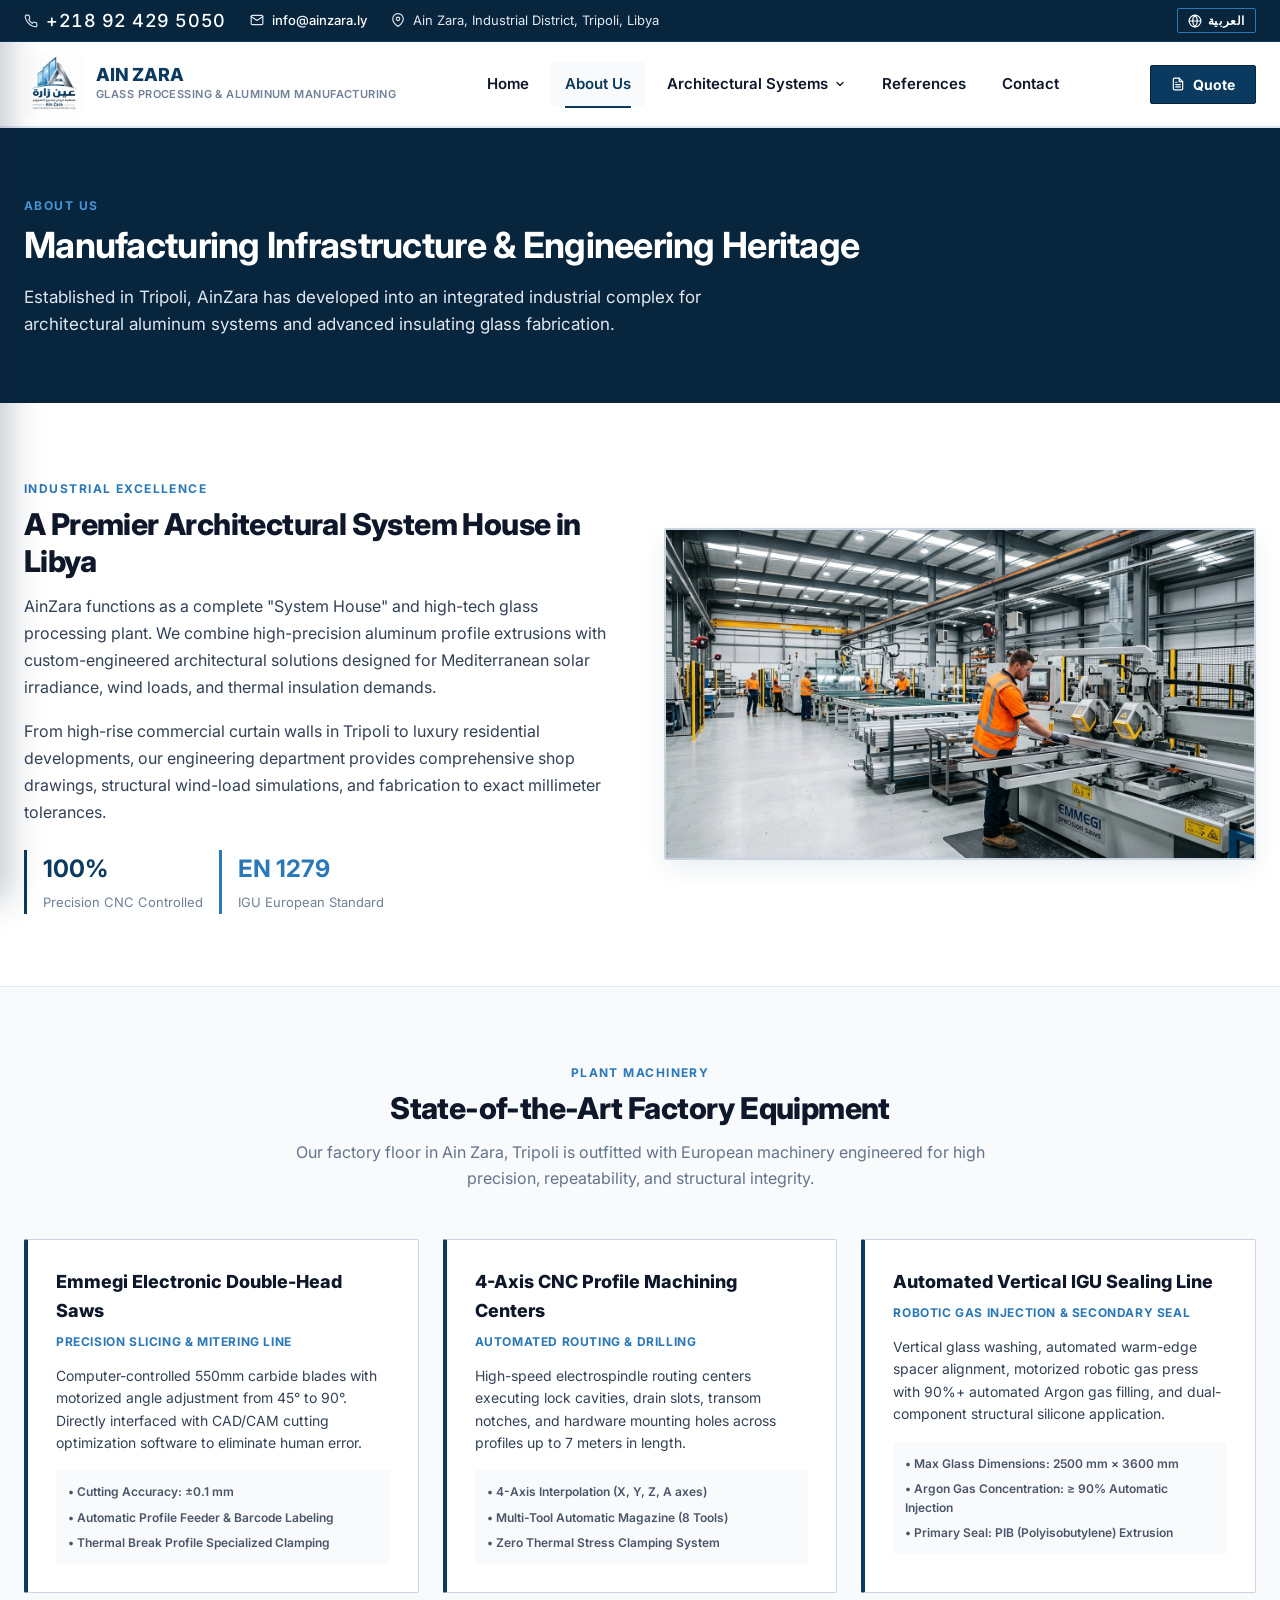
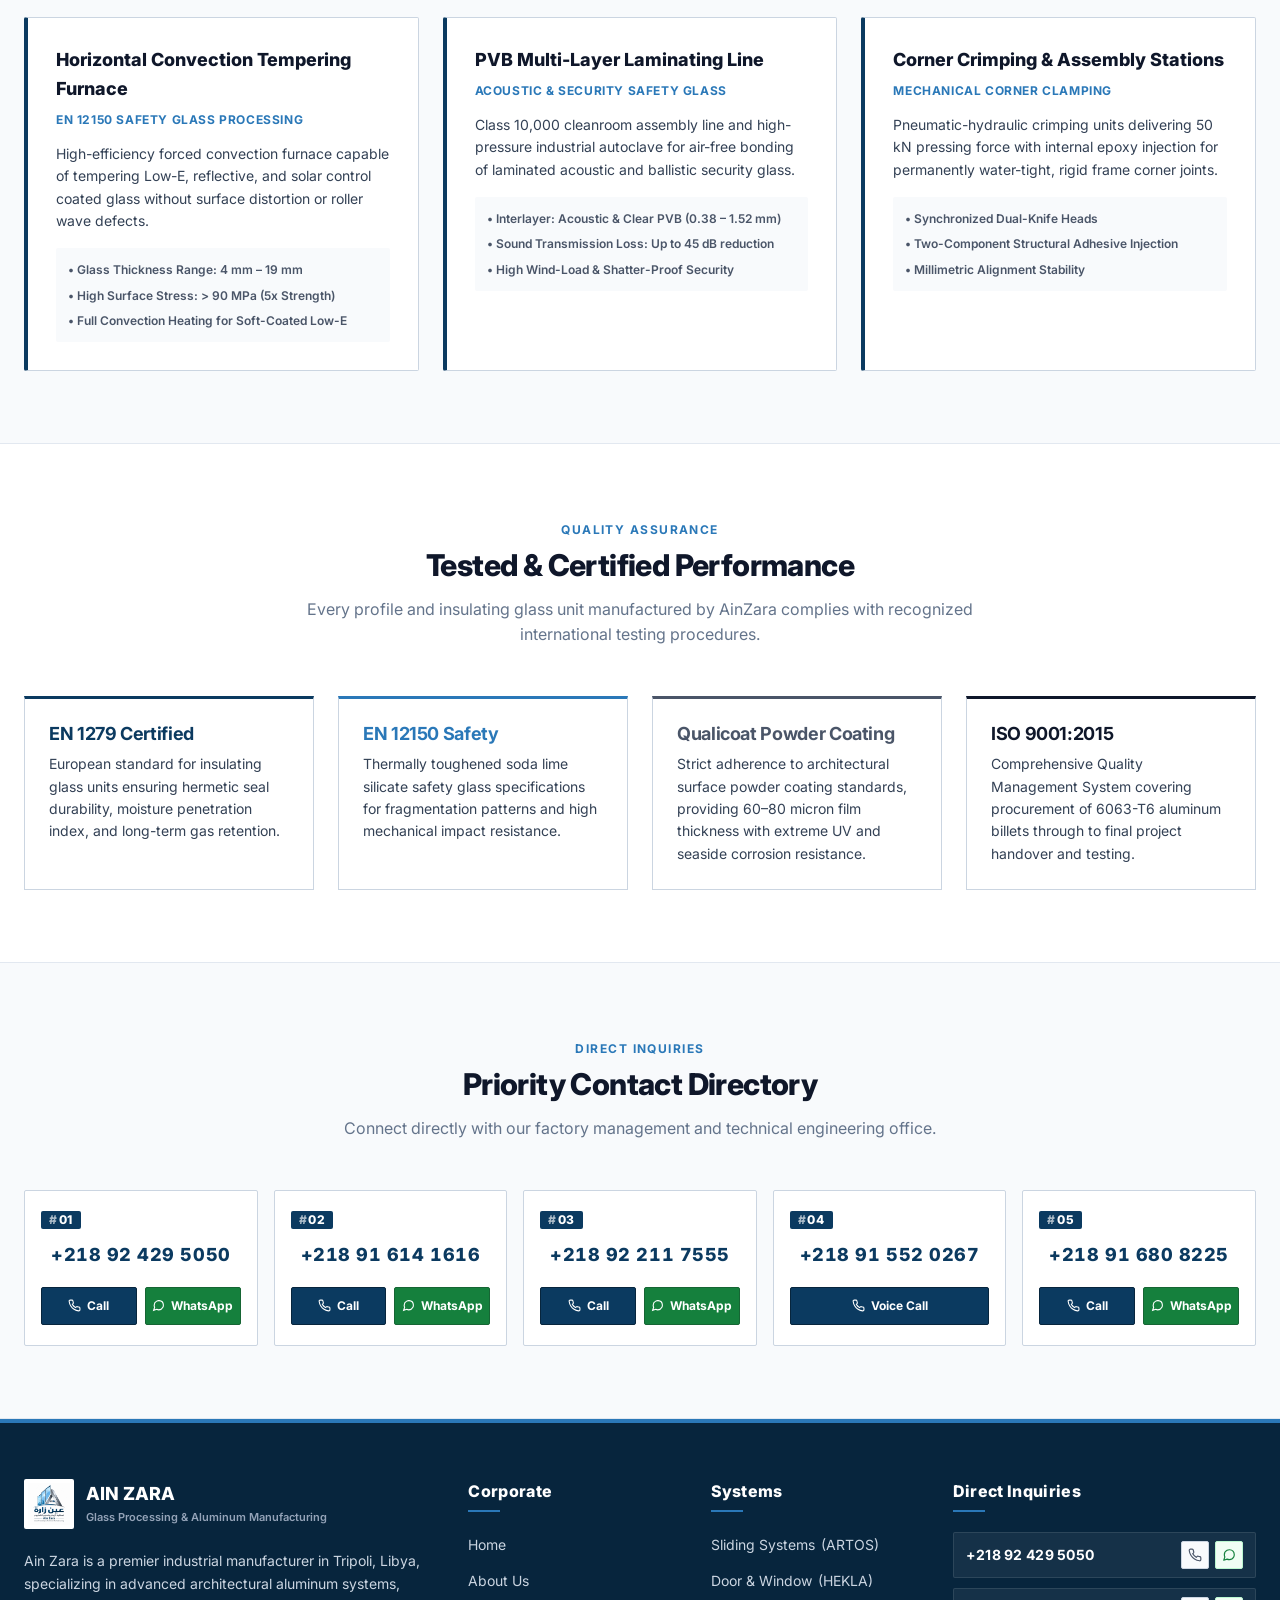
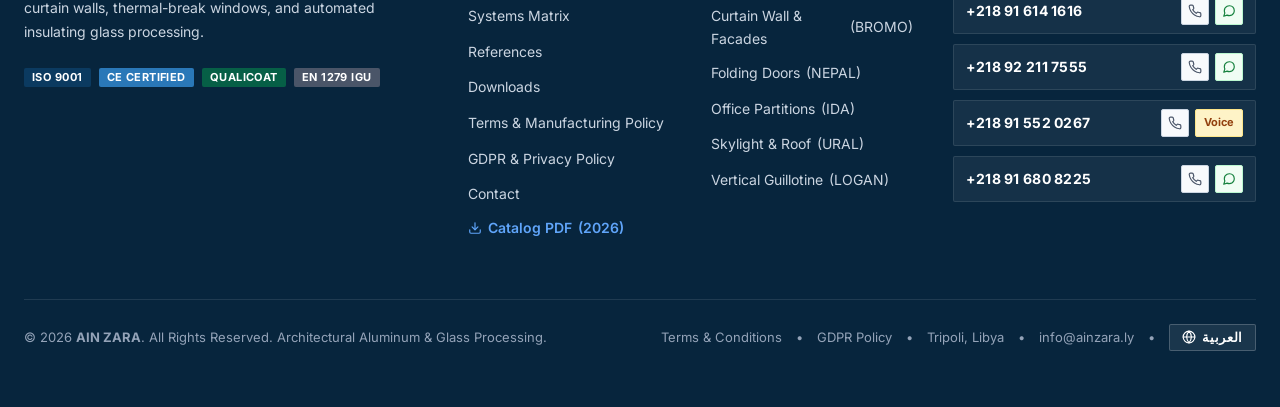
<file: about.html>
<!DOCTYPE html>
<html lang="en" dir="ltr">
<head>
  <meta charset="UTF-8">
  <meta name="viewport" content="width=device-width, initial-scale=1.0">
  <meta http-equiv="Content-Security-Policy" content="default-src 'self' 'unsafe-inline' 'unsafe-eval' http: https: data: blob: ws: wss:; script-src 'self' 'unsafe-inline' 'unsafe-eval' http: https:; style-src 'self' 'unsafe-inline' http: https:; img-src 'self' data: blob: http: https:; font-src 'self' data: http: https:; connect-src 'self' http: https: ws: wss:;">
  <title>About Us & Machinery | AinZara Aluminum & Glass Tripoli Libya</title>
  <meta name="description" content="Explore Ain Zara's manufacturing infrastructure in Tripoli, Libya: CNC double-head cutting saws, automated Argon-injected IGU lines, tempering furnaces, and European EN quality standards.">
  
  <meta property="og:title" content="AinZara Infrastructure & Glass Processing Plant">
  <meta property="og:description" content="Industrial engineering, CNC aluminum fabrication, and automated insulating glass processing in Tripoli, Libya.">
  <meta property="og:image" content="assets/Images/factory-view.jpg">

  <link rel="icon" type="image/jpeg" href="assets/Images/Logo.jpeg">
  <link rel="stylesheet" href="assets/css/style.css">
</head>
<body>

  <!-- Dynamic Header Placeholder -->
  <div id="header-placeholder"></div>

  <!-- Page Banner -->
  <section class="section" style="background-color: var(--color-primary-dark); color: #FFFFFF; padding: 4rem 0;">
    <div class="container">
      <span class="section-tag" style="color: var(--color-secondary-light);" data-i18n="nav_about">Corporate Infrastructure</span>
      <h1 style="color: #FFFFFF; font-size: 2.25rem; margin-bottom: 1rem;">Manufacturing Infrastructure & Engineering Heritage</h1>
      <p style="color: #E2E8F0; max-width: 780px; font-size: 1.0625rem; line-height: 1.6;">
        Established in Tripoli, AinZara has developed into an integrated industrial complex for architectural aluminum systems and advanced insulating glass fabrication.
      </p>
    </div>
  </section>

  <!-- Company Overview & Vision -->
  <section class="section">
    <div class="container">
      <div style="display: grid; grid-template-columns: repeat(auto-fit, minmax(320px, 1fr)); gap: 3rem; align-items: center;">
        <div>
          <span class="section-tag">Industrial Excellence</span>
          <h2 class="section-title">A Premier Architectural System House in Libya</h2>
          <p style="color: var(--color-text-body); line-height: 1.7; margin-bottom: 1rem;">
            AinZara functions as a complete "System House" and high-tech glass processing plant. We combine high-precision aluminum profile extrusions with custom-engineered architectural solutions designed for Mediterranean solar irradiance, wind loads, and thermal insulation demands.
          </p>
          <p style="color: var(--color-text-body); line-height: 1.7; margin-bottom: 1.5rem;">
            From high-rise commercial curtain walls in Tripoli to luxury residential developments, our engineering department provides comprehensive shop drawings, structural wind-load simulations, and fabrication to exact millimeter tolerances.
          </p>
          <div style="display: flex; gap: 1rem; flex-wrap: wrap;">
            <div style="border-left: 3px solid var(--color-primary); padding-left: 1rem;">
              <strong style="display: block; font-size: 1.5rem; color: var(--color-primary);">100%</strong>
              <span style="font-size: 0.8125rem; color: var(--color-slate-medium);">Precision CNC Controlled</span>
            </div>
            <div style="border-left: 3px solid var(--color-secondary); padding-left: 1rem;">
              <strong style="display: block; font-size: 1.5rem; color: var(--color-secondary);">EN 1279</strong>
              <span style="font-size: 0.8125rem; color: var(--color-slate-medium);">IGU European Standard</span>
            </div>
          </div>
        </div>
        <div>
          <img src="assets/Images/factory-view.jpg" alt="AinZara Precision Factory Floor" style="border: 2px solid var(--color-border); border-radius: var(--radius-sm); width: 100%; box-shadow: 0 10px 25px rgba(11, 58, 96, 0.08);">
        </div>
      </div>
    </div>
  </section>

  <!-- Advanced Machinery & Automation -->
  <section class="section section-bg-card">
    <div class="container">
      <div class="section-header text-center">
        <span class="section-tag">Plant Machinery</span>
        <h2 class="section-title">State-of-the-Art Factory Equipment</h2>
        <p class="section-subtitle">
          Our factory floor in Ain Zara, Tripoli is outfitted with European machinery engineered for high precision, repeatability, and structural integrity.
        </p>
      </div>

      <div class="machinery-grid">
        <!-- Machine 1 -->
        <div class="machinery-card">
          <div class="machinery-name">Emmegi Electronic Double-Head Saws</div>
          <div class="machinery-model">Precision Slicing & Mitering Line</div>
          <p class="machinery-desc">
            Computer-controlled 550mm carbide blades with motorized angle adjustment from 45° to 90°. Directly interfaced with CAD/CAM cutting optimization software to eliminate human error.
          </p>
          <div class="machinery-specs">
            <div>&bull; Cutting Accuracy: &plusmn;0.1 mm</div>
            <div>&bull; Automatic Profile Feeder & Barcode Labeling</div>
            <div>&bull; Thermal Break Profile Specialized Clamping</div>
          </div>
        </div>

        <!-- Machine 2 -->
        <div class="machinery-card">
          <div class="machinery-name">4-Axis CNC Profile Machining Centers</div>
          <div class="machinery-model">Automated Routing & Drilling</div>
          <p class="machinery-desc">
            High-speed electrospindle routing centers executing lock cavities, drain slots, transom notches, and hardware mounting holes across profiles up to 7 meters in length.
          </p>
          <div class="machinery-specs">
            <div>&bull; 4-Axis Interpolation (X, Y, Z, A axes)</div>
            <div>&bull; Multi-Tool Automatic Magazine (8 Tools)</div>
            <div>&bull; Zero Thermal Stress Clamping System</div>
          </div>
        </div>

        <!-- Machine 3 -->
        <div class="machinery-card">
          <div class="machinery-name">Automated Vertical IGU Sealing Line</div>
          <div class="machinery-model">Robotic Gas Injection & Secondary Seal</div>
          <p class="machinery-desc">
            Vertical glass washing, automated warm-edge spacer alignment, motorized robotic gas press with 90%+ automated Argon gas filling, and dual-component structural silicone application.
          </p>
          <div class="machinery-specs">
            <div>&bull; Max Glass Dimensions: 2500 mm &times; 3600 mm</div>
            <div>&bull; Argon Gas Concentration: &ge; 90% Automatic Injection</div>
            <div>&bull; Primary Seal: PIB (Polyisobutylene) Extrusion</div>
          </div>
        </div>

        <!-- Machine 4 -->
        <div class="machinery-card">
          <div class="machinery-name">Horizontal Convection Tempering Furnace</div>
          <div class="machinery-model">EN 12150 Safety Glass Processing</div>
          <p class="machinery-desc">
            High-efficiency forced convection furnace capable of tempering Low-E, reflective, and solar control coated glass without surface distortion or roller wave defects.
          </p>
          <div class="machinery-specs">
            <div>&bull; Glass Thickness Range: 4 mm – 19 mm</div>
            <div>&bull; High Surface Stress: &gt; 90 MPa (5x Strength)</div>
            <div>&bull; Full Convection Heating for Soft-Coated Low-E</div>
          </div>
        </div>

        <!-- Machine 5 -->
        <div class="machinery-card">
          <div class="machinery-name">PVB Multi-Layer Laminating Line</div>
          <div class="machinery-model">Acoustic & Security Safety Glass</div>
          <p class="machinery-desc">
            Class 10,000 cleanroom assembly line and high-pressure industrial autoclave for air-free bonding of laminated acoustic and ballistic security glass.
          </p>
          <div class="machinery-specs">
            <div>&bull; Interlayer: Acoustic & Clear PVB (0.38 – 1.52 mm)</div>
            <div>&bull; Sound Transmission Loss: Up to 45 dB reduction</div>
            <div>&bull; High Wind-Load & Shatter-Proof Security</div>
          </div>
        </div>

        <!-- Machine 6 -->
        <div class="machinery-card">
          <div class="machinery-name">Corner Crimping & Assembly Stations</div>
          <div class="machinery-model">Mechanical Corner Clamping</div>
          <p class="machinery-desc">
            Pneumatic-hydraulic crimping units delivering 50 kN pressing force with internal epoxy injection for permanently water-tight, rigid frame corner joints.
          </p>
          <div class="machinery-specs">
            <div>&bull; Synchronized Dual-Knife Heads</div>
            <div>&bull; Two-Component Structural Adhesive Injection</div>
            <div>&bull; Millimetric Alignment Stability</div>
          </div>
        </div>
      </div>
    </div>
  </section>

  <!-- International Quality Standards -->
  <section class="section">
    <div class="container">
      <div class="section-header text-center">
        <span class="section-tag">Quality Assurance</span>
        <h2 class="section-title">Tested & Certified Performance</h2>
        <p class="section-subtitle">
          Every profile and insulating glass unit manufactured by AinZara complies with recognized international testing procedures.
        </p>
      </div>

      <div style="display: grid; grid-template-columns: repeat(auto-fit, minmax(260px, 1fr)); gap: 1.5rem;">
        <div style="border: 1px solid var(--color-border); padding: 1.5rem; background: #FFFFFF; border-top: 3px solid var(--color-primary);">
          <h3 style="font-size: 1.125rem; font-weight: 700; color: var(--color-primary); margin-bottom: 0.5rem;">EN 1279 Certified</h3>
          <p style="font-size: 0.875rem; color: var(--color-text-body); line-height: 1.6;">
            European standard for insulating glass units ensuring hermetic seal durability, moisture penetration index, and long-term gas retention.
          </p>
        </div>

        <div style="border: 1px solid var(--color-border); padding: 1.5rem; background: #FFFFFF; border-top: 3px solid var(--color-secondary);">
          <h3 style="font-size: 1.125rem; font-weight: 700; color: var(--color-secondary); margin-bottom: 0.5rem;">EN 12150 Safety</h3>
          <p style="font-size: 0.875rem; color: var(--color-text-body); line-height: 1.6;">
            Thermally toughened soda lime silicate safety glass specifications for fragmentation patterns and high mechanical impact resistance.
          </p>
        </div>

        <div style="border: 1px solid var(--color-border); padding: 1.5rem; background: #FFFFFF; border-top: 3px solid var(--color-slate-dark);">
          <h3 style="font-size: 1.125rem; font-weight: 700; color: var(--color-slate-dark); margin-bottom: 0.5rem;">Qualicoat Powder Coating</h3>
          <p style="font-size: 0.875rem; color: var(--color-text-body); line-height: 1.6;">
            Strict adherence to architectural surface powder coating standards, providing 60–80 micron film thickness with extreme UV and seaside corrosion resistance.
          </p>
        </div>

        <div style="border: 1px solid var(--color-border); padding: 1.5rem; background: #FFFFFF; border-top: 3px solid #0F172A;">
          <h3 style="font-size: 1.125rem; font-weight: 700; color: #0F172A; margin-bottom: 0.5rem;">ISO 9001:2015</h3>
          <p style="font-size: 0.875rem; color: var(--color-text-body); line-height: 1.6;">
            Comprehensive Quality Management System covering procurement of 6063-T6 aluminum billets through to final project handover and testing.
          </p>
        </div>
      </div>
    </div>
  </section>

  <!-- Prioritized Phone Directory Section -->
  <section class="section section-bg-card">
    <div class="container">
      <div class="section-header text-center">
        <span class="section-tag" data-i18n="quick_contact">Direct Inquiries</span>
        <h2 class="section-title">Priority Contact Directory</h2>
        <p class="section-subtitle">Connect directly with our factory management and technical engineering office.</p>
      </div>

      <div class="priority-phone-grid">
        <!-- 1 -->
        <div class="priority-phone-card">
          <div class="phone-card-top">
            <div class="phone-rank-pill"><span class="rank-hash">#</span>01</div>
          </div>
          <div class="phone-card-center">
            <a href="tel:0924295050" class="phone-number-link">
              <span class="phone-digits">+218 92 429 5050</span>
            </a>
          </div>
          <div class="phone-card-actions">
            <a href="tel:0924295050" class="btn-phone-action btn-call" aria-label="Call +218 92 429 5050">
              <svg width="13" height="13" viewBox="0 0 24 24" fill="none" stroke="currentColor" stroke-width="2"><path d="M22 16.92v3a2 2 0 0 1-2.18 2 19.79 19.79 0 0 1-8.63-3.07 19.5 19.5 0 0 1-6-6 19.79 19.79 0 0 1-3.07-8.67A2 2 0 0 1 4.11 2h3a2 2 0 0 1 2 1.72 12.84 12.84 0 0 0 .7 2.81 2 2 0 0 1-.45 2.11L8.09 9.91a16 16 0 0 0 6 6l1.27-1.27a2 2 0 0 1 2.11-.45 12.84 12.84 0 0 0 2.81.7A2 2 0 0 1 22 16.92z"></path></svg>
              <span data-i18n="btn_call">Call</span>
            </a>
            <a href="https://wa.me/218924295050" target="_blank" rel="noopener noreferrer" class="btn-phone-action btn-whatsapp" aria-label="WhatsApp +218 92 429 5050">
              <svg width="13" height="13" viewBox="0 0 24 24" fill="none" stroke="currentColor" stroke-width="2"><path d="M21 11.5a8.38 8.38 0 0 1-.9 3.8 8.5 8.5 0 0 1-7.6 4.7 8.38 8.38 0 0 1-3.8-.9L3 21l1.9-5.7a8.38 8.38 0 0 1-.9-3.8 8.5 8.5 0 0 1 4.7-7.6 8.38 8.38 0 0 1 3.8-.9h.5a8.48 8.48 0 0 1 8 8v.5z"></path></svg>
              <span>WhatsApp</span>
            </a>
          </div>
        </div>

        <!-- 2: Sales & Estimating -->
        <div class="priority-phone-card">
          <div class="phone-card-top">
            <div class="phone-rank-pill"><span class="rank-hash">#</span>02</div>
          </div>
          <div class="phone-card-center">
            <a href="tel:0916141616" class="phone-number-link">
              <span class="phone-digits">+218 91 614 1616</span>
            </a>
          </div>
          <div class="phone-card-actions">
            <a href="tel:0916141616" class="btn-phone-action btn-call" aria-label="Call +218 91 614 1616">
              <svg width="13" height="13" viewBox="0 0 24 24" fill="none" stroke="currentColor" stroke-width="2"><path d="M22 16.92v3a2 2 0 0 1-2.18 2 19.79 19.79 0 0 1-8.63-3.07 19.5 19.5 0 0 1-6-6 19.79 19.79 0 0 1-3.07-8.67A2 2 0 0 1 4.11 2h3a2 2 0 0 1 2 1.72 12.84 12.84 0 0 0 .7 2.81 2 2 0 0 1-.45 2.11L8.09 9.91a16 16 0 0 0 6 6l1.27-1.27a2 2 0 0 1 2.11-.45 12.84 12.84 0 0 0 2.81.7A2 2 0 0 1 22 16.92z"></path></svg>
              <span data-i18n="btn_call">Call</span>
            </a>
            <a href="https://wa.me/218916141616" target="_blank" rel="noopener noreferrer" class="btn-phone-action btn-whatsapp" aria-label="WhatsApp +218 91 614 1616">
              <svg width="13" height="13" viewBox="0 0 24 24" fill="none" stroke="currentColor" stroke-width="2"><path d="M21 11.5a8.38 8.38 0 0 1-.9 3.8 8.5 8.5 0 0 1-7.6 4.7 8.38 8.38 0 0 1-3.8-.9L3 21l1.9-5.7a8.38 8.38 0 0 1-.9-3.8 8.5 8.5 0 0 1 4.7-7.6 8.38 8.38 0 0 1 3.8-.9h.5a8.48 8.48 0 0 1 8 8v.5z"></path></svg>
              <span>WhatsApp</span>
            </a>
          </div>
        </div>

        <!-- 3: Engineering Desk -->
        <div class="priority-phone-card">
          <div class="phone-card-top">
            <div class="phone-rank-pill"><span class="rank-hash">#</span>03</div>
          </div>
          <div class="phone-card-center">
            <a href="tel:0922117555" class="phone-number-link">
              <span class="phone-digits">+218 92 211 7555</span>
            </a>
          </div>
          <div class="phone-card-actions">
            <a href="tel:0922117555" class="btn-phone-action btn-call" aria-label="Call +218 92 211 7555">
              <svg width="13" height="13" viewBox="0 0 24 24" fill="none" stroke="currentColor" stroke-width="2"><path d="M22 16.92v3a2 2 0 0 1-2.18 2 19.79 19.79 0 0 1-8.63-3.07 19.5 19.5 0 0 1-6-6 19.79 19.79 0 0 1-3.07-8.67A2 2 0 0 1 4.11 2h3a2 2 0 0 1 2 1.72 12.84 12.84 0 0 0 .7 2.81 2 2 0 0 1-.45 2.11L8.09 9.91a16 16 0 0 0 6 6l1.27-1.27a2 2 0 0 1 2.11-.45 12.84 12.84 0 0 0 2.81.7A2 2 0 0 1 22 16.92z"></path></svg>
              <span data-i18n="btn_call">Call</span>
            </a>
            <a href="https://wa.me/218922117555" target="_blank" rel="noopener noreferrer" class="btn-phone-action btn-whatsapp" aria-label="WhatsApp +218 92 211 7555">
              <svg width="13" height="13" viewBox="0 0 24 24" fill="none" stroke="currentColor" stroke-width="2"><path d="M21 11.5a8.38 8.38 0 0 1-.9 3.8 8.5 8.5 0 0 1-7.6 4.7 8.38 8.38 0 0 1-3.8-.9L3 21l1.9-5.7a8.38 8.38 0 0 1-.9-3.8 8.5 8.5 0 0 1 4.7-7.6 8.38 8.38 0 0 1 3.8-.9h.5a8.48 8.48 0 0 1 8 8v.5z"></path></svg>
              <span>WhatsApp</span>
            </a>
          </div>
        </div>

        <!-- 4: STRICTLY Voice Calls Only, NO WhatsApp -->
        <div class="priority-phone-card">
          <div class="phone-card-top">
            <div class="phone-rank-pill"><span class="rank-hash">#</span>04</div>
          </div>
          <div class="phone-card-center">
            <a href="tel:0915520267" class="phone-number-link">
              <span class="phone-digits">+218 91 552 0267</span>
            </a>
          </div>
          <div class="phone-card-actions">
            <a href="tel:0915520267" class="btn-phone-action btn-call btn-call-full" aria-label="Call +218 91 552 0267">
              <svg width="13" height="13" viewBox="0 0 24 24" fill="none" stroke="currentColor" stroke-width="2"><path d="M22 16.92v3a2 2 0 0 1-2.18 2 19.79 19.79 0 0 1-8.63-3.07 19.5 19.5 0 0 1-6-6 19.79 19.79 0 0 1-3.07-8.67A2 2 0 0 1 4.11 2h3a2 2 0 0 1 2 1.72 12.84 12.84 0 0 0 .7 2.81 2 2 0 0 1-.45 2.11L8.09 9.91a16 16 0 0 0 6 6l1.27-1.27a2 2 0 0 1 2.11-.45 12.84 12.84 0 0 0 2.81.7A2 2 0 0 1 22 16.92z"></path></svg>
              <span data-i18n="btn_call_voice">Voice Call</span>
            </a>
          </div>
        </div>

        <!-- 5: Customer Service -->
        <div class="priority-phone-card">
          <div class="phone-card-top">
            <div class="phone-rank-pill"><span class="rank-hash">#</span>05</div>
          </div>
          <div class="phone-card-center">
            <a href="tel:0916808225" class="phone-number-link">
              <span class="phone-digits">+218 91 680 8225</span>
            </a>
          </div>
          <div class="phone-card-actions">
            <a href="tel:0916808225" class="btn-phone-action btn-call" aria-label="Call +218 91 680 8225">
              <svg width="13" height="13" viewBox="0 0 24 24" fill="none" stroke="currentColor" stroke-width="2"><path d="M22 16.92v3a2 2 0 0 1-2.18 2 19.79 19.79 0 0 1-8.63-3.07 19.5 19.5 0 0 1-6-6 19.79 19.79 0 0 1-3.07-8.67A2 2 0 0 1 4.11 2h3a2 2 0 0 1 2 1.72 12.84 12.84 0 0 0 .7 2.81 2 2 0 0 1-.45 2.11L8.09 9.91a16 16 0 0 0 6 6l1.27-1.27a2 2 0 0 1 2.11-.45 12.84 12.84 0 0 0 2.81.7A2 2 0 0 1 22 16.92z"></path></svg>
              <span data-i18n="btn_call">Call</span>
            </a>
            <a href="https://wa.me/218916808225" target="_blank" rel="noopener noreferrer" class="btn-phone-action btn-whatsapp" aria-label="WhatsApp +218 91 680 8225">
              <svg width="13" height="13" viewBox="0 0 24 24" fill="none" stroke="currentColor" stroke-width="2"><path d="M21 11.5a8.38 8.38 0 0 1-.9 3.8 8.5 8.5 0 0 1-7.6 4.7 8.38 8.38 0 0 1-3.8-.9L3 21l1.9-5.7a8.38 8.38 0 0 1-.9-3.8 8.5 8.5 0 0 1 4.7-7.6 8.38 8.38 0 0 1 3.8-.9h.5a8.48 8.48 0 0 1 8 8v.5z"></path></svg>
              <span>WhatsApp</span>
            </a>
          </div>
        </div>
      </div>
    </div>
  </section>

  <!-- Dynamic Footer Placeholder -->
  <div id="footer-placeholder"></div>

  <!-- Scripts -->
  <script src="assets/js/header.js"></script>
  <script src="assets/js/footer.js"></script>
  <script src="assets/js/i18n.js"></script>
  <script src="assets/js/navigation.js"></script>
  <script src="assets/js/main.js"></script>
</body>
</html>
</file>
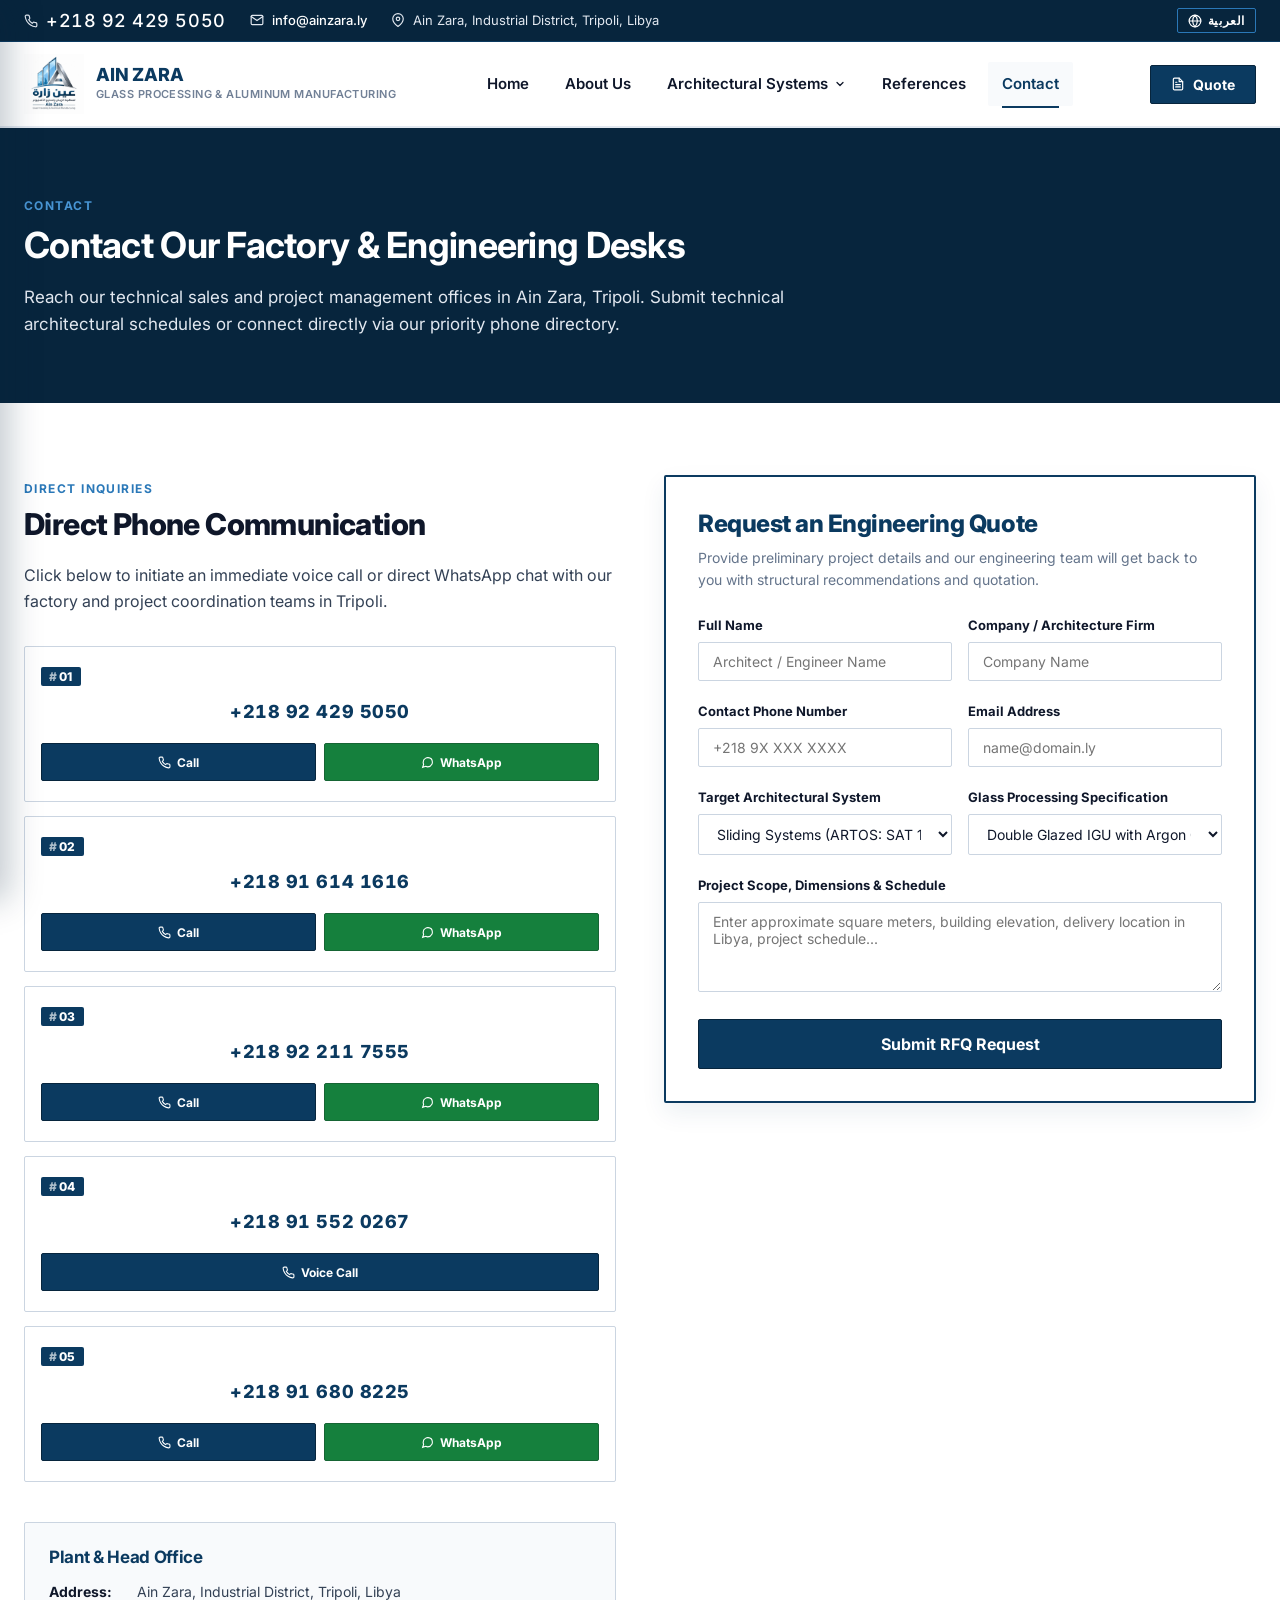
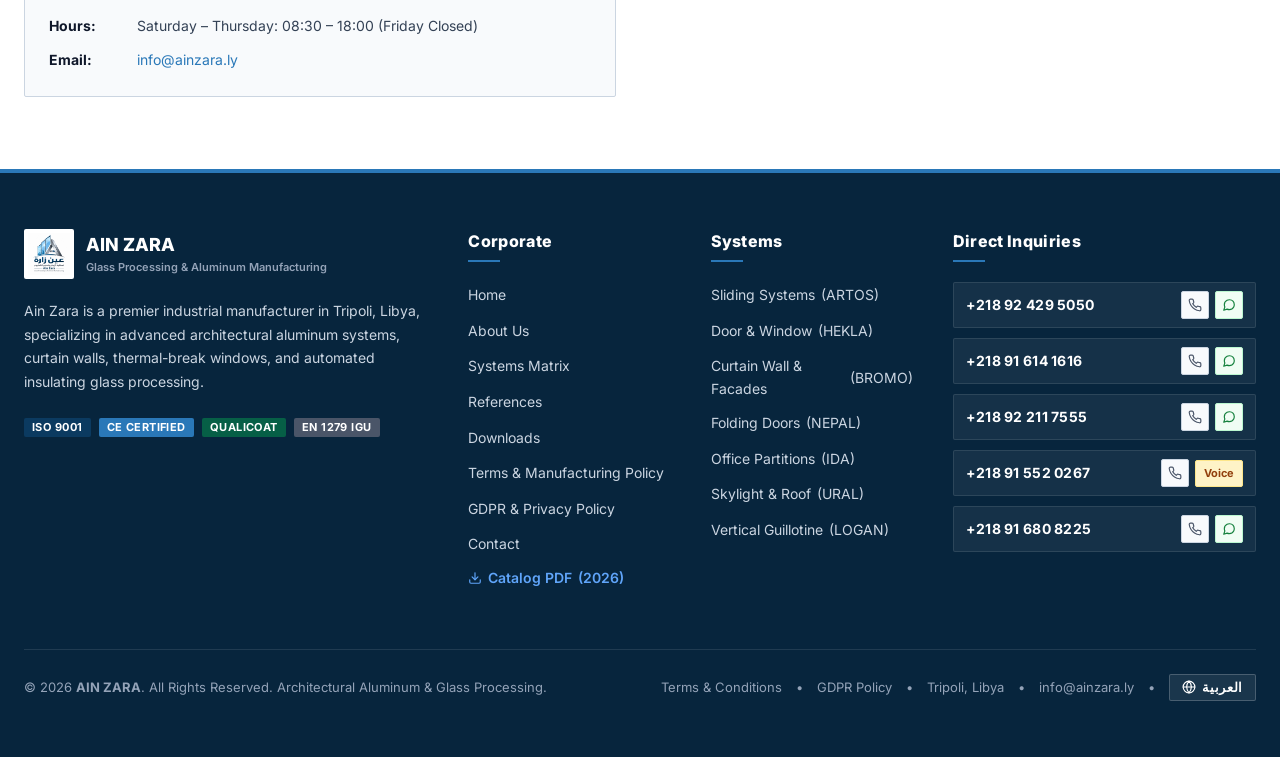
<file: contact.html>
<!DOCTYPE html>
<html lang="en" dir="ltr">
<head>
  <meta charset="UTF-8">
  <meta name="viewport" content="width=device-width, initial-scale=1.0">
  <meta http-equiv="Content-Security-Policy" content="default-src 'self' 'unsafe-inline' 'unsafe-eval' http: https: data: blob: ws: wss:; script-src 'self' 'unsafe-inline' 'unsafe-eval' http: https:; style-src 'self' 'unsafe-inline' http: https:; img-src 'self' data: blob: http: https:; font-src 'self' data: http: https:; connect-src 'self' http: https: ws: wss:;">
  <title>Contact & Engineering Inquiry | AinZara Aluminum Tripoli Libya</title>
  <meta name="description" content="Contact Ain Zara Glass Processing & Aluminum Manufacturing in Tripoli, Libya. Dedicated direct phone lines, WhatsApp links, factory location, and engineering quote form.">
  
  <meta property="og:title" content="Contact AinZara Aluminum & Glass">
  <meta property="og:description" content="Direct priority phone directory and quote request form for architects, fabricators, and contractors in Libya.">
  <meta property="og:image" content="assets/Images/factory-view.jpg">

  <link rel="icon" type="image/jpeg" href="assets/Images/Logo.jpeg">
  <link rel="stylesheet" href="assets/css/style.css">
</head>
<body>

  <!-- Dynamic Header Placeholder -->
  <div id="header-placeholder"></div>

  <!-- Page Header -->
  <section class="section" style="background-color: var(--color-primary-dark); color: #FFFFFF; padding: 4rem 0;">
    <div class="container">
      <span class="section-tag" style="color: var(--color-secondary-light);" data-i18n="nav_contact">Direct Communications</span>
      <h1 style="color: #FFFFFF; font-size: 2.25rem; margin-bottom: 1rem;">Contact Our Factory & Engineering Desks</h1>
      <p style="color: #E2E8F0; max-width: 820px; font-size: 1.0625rem; line-height: 1.6;">
        Reach our technical sales and project management offices in Ain Zara, Tripoli. Submit technical architectural schedules or connect directly via our priority phone directory.
      </p>
    </div>
  </section>

  <!-- Contact Body: Priority Directory + Interactive Form -->
  <section class="section">
    <div class="container">
      <div style="display: grid; grid-template-columns: repeat(auto-fit, minmax(320px, 1fr)); gap: 3rem;">
        
        <!-- Left Column: Priority Phone Directory & Factory Info -->
        <div>
          <span class="section-tag" data-i18n="quick_contact">Priority Directory</span>
          <h2 class="section-title" style="margin-bottom: 1.25rem;">Direct Phone Communication</h2>
          <p style="color: var(--color-text-body); line-height: 1.6; margin-bottom: 2rem;">
            Click below to initiate an immediate voice call or direct WhatsApp chat with our factory and project coordination teams in Tripoli.
          </p>

          <!-- 5 Priority Numbers (Modern Structured Cards) -->
          <div style="display: flex; flex-direction: column; gap: 0.875rem; margin-bottom: 2.5rem;">
            <!-- 1 -->
            <div class="priority-phone-card">
              <div class="phone-card-top">
                <div class="phone-rank-pill"><span class="rank-hash">#</span>01</div>
              </div>
              <div class="phone-card-center">
                <a href="tel:0924295050" class="phone-number-link">
                  <span class="phone-digits">+218 92 429 5050</span>
                </a>
              </div>
              <div class="phone-card-actions">
                <a href="tel:0924295050" class="btn-phone-action btn-call" aria-label="Call +218 92 429 5050">
                  <svg width="13" height="13" viewBox="0 0 24 24" fill="none" stroke="currentColor" stroke-width="2"><path d="M22 16.92v3a2 2 0 0 1-2.18 2 19.79 19.79 0 0 1-8.63-3.07 19.5 19.5 0 0 1-6-6 19.79 19.79 0 0 1-3.07-8.67A2 2 0 0 1 4.11 2h3a2 2 0 0 1 2 1.72 12.84 12.84 0 0 0 .7 2.81 2 2 0 0 1-.45 2.11L8.09 9.91a16 16 0 0 0 6 6l1.27-1.27a2 2 0 0 1 2.11-.45 12.84 12.84 0 0 0 2.81.7A2 2 0 0 1 22 16.92z"></path></svg>
                  <span data-i18n="btn_call">Call</span>
                </a>
                <a href="https://wa.me/218924295050" target="_blank" rel="noopener noreferrer" class="btn-phone-action btn-whatsapp" aria-label="WhatsApp +218 92 429 5050">
                  <svg width="13" height="13" viewBox="0 0 24 24" fill="none" stroke="currentColor" stroke-width="2"><path d="M21 11.5a8.38 8.38 0 0 1-.9 3.8 8.5 8.5 0 0 1-7.6 4.7 8.38 8.38 0 0 1-3.8-.9L3 21l1.9-5.7a8.38 8.38 0 0 1-.9-3.8 8.5 8.5 0 0 1 4.7-7.6 8.38 8.38 0 0 1 3.8-.9h.5a8.48 8.48 0 0 1 8 8v.5z"></path></svg>
                  <span>WhatsApp</span>
                </a>
              </div>
            </div>

            <!-- 2 -->
            <div class="priority-phone-card">
              <div class="phone-card-top">
                <div class="phone-rank-pill"><span class="rank-hash">#</span>02</div>
              </div>
              <div class="phone-card-center">
                <a href="tel:0916141616" class="phone-number-link">
                  <span class="phone-digits">+218 91 614 1616</span>
                </a>
              </div>
              <div class="phone-card-actions">
                <a href="tel:0916141616" class="btn-phone-action btn-call" aria-label="Call +218 91 614 1616">
                  <svg width="13" height="13" viewBox="0 0 24 24" fill="none" stroke="currentColor" stroke-width="2"><path d="M22 16.92v3a2 2 0 0 1-2.18 2 19.79 19.79 0 0 1-8.63-3.07 19.5 19.5 0 0 1-6-6 19.79 19.79 0 0 1-3.07-8.67A2 2 0 0 1 4.11 2h3a2 2 0 0 1 2 1.72 12.84 12.84 0 0 0 .7 2.81 2 2 0 0 1-.45 2.11L8.09 9.91a16 16 0 0 0 6 6l1.27-1.27a2 2 0 0 1 2.11-.45 12.84 12.84 0 0 0 2.81.7A2 2 0 0 1 22 16.92z"></path></svg>
                  <span data-i18n="btn_call">Call</span>
                </a>
                <a href="https://wa.me/218916141616" target="_blank" rel="noopener noreferrer" class="btn-phone-action btn-whatsapp" aria-label="WhatsApp +218 91 614 1616">
                  <svg width="13" height="13" viewBox="0 0 24 24" fill="none" stroke="currentColor" stroke-width="2"><path d="M21 11.5a8.38 8.38 0 0 1-.9 3.8 8.5 8.5 0 0 1-7.6 4.7 8.38 8.38 0 0 1-3.8-.9L3 21l1.9-5.7a8.38 8.38 0 0 1-.9-3.8 8.5 8.5 0 0 1 4.7-7.6 8.38 8.38 0 0 1 3.8-.9h.5a8.48 8.48 0 0 1 8 8v.5z"></path></svg>
                  <span>WhatsApp</span>
                </a>
              </div>
            </div>

            <!-- 3 -->
            <div class="priority-phone-card">
              <div class="phone-card-top">
                <div class="phone-rank-pill"><span class="rank-hash">#</span>03</div>
              </div>
              <div class="phone-card-center">
                <a href="tel:0922117555" class="phone-number-link">
                  <span class="phone-digits">+218 92 211 7555</span>
                </a>
              </div>
              <div class="phone-card-actions">
                <a href="tel:0922117555" class="btn-phone-action btn-call" aria-label="Call +218 92 211 7555">
                  <svg width="13" height="13" viewBox="0 0 24 24" fill="none" stroke="currentColor" stroke-width="2"><path d="M22 16.92v3a2 2 0 0 1-2.18 2 19.79 19.79 0 0 1-8.63-3.07 19.5 19.5 0 0 1-6-6 19.79 19.79 0 0 1-3.07-8.67A2 2 0 0 1 4.11 2h3a2 2 0 0 1 2 1.72 12.84 12.84 0 0 0 .7 2.81 2 2 0 0 1-.45 2.11L8.09 9.91a16 16 0 0 0 6 6l1.27-1.27a2 2 0 0 1 2.11-.45 12.84 12.84 0 0 0 2.81.7A2 2 0 0 1 22 16.92z"></path></svg>
                  <span data-i18n="btn_call">Call</span>
                </a>
                <a href="https://wa.me/218922117555" target="_blank" rel="noopener noreferrer" class="btn-phone-action btn-whatsapp" aria-label="WhatsApp +218 92 211 7555">
                  <svg width="13" height="13" viewBox="0 0 24 24" fill="none" stroke="currentColor" stroke-width="2"><path d="M21 11.5a8.38 8.38 0 0 1-.9 3.8 8.5 8.5 0 0 1-7.6 4.7 8.38 8.38 0 0 1-3.8-.9L3 21l1.9-5.7a8.38 8.38 0 0 1-.9-3.8 8.5 8.5 0 0 1 4.7-7.6 8.38 8.38 0 0 1 3.8-.9h.5a8.48 8.48 0 0 1 8 8v.5z"></path></svg>
                  <span>WhatsApp</span>
                </a>
              </div>
            </div>

            <!-- 4: STRICTLY Voice Calls Only, NO WhatsApp -->
            <div class="priority-phone-card">
              <div class="phone-card-top">
                <div class="phone-rank-pill"><span class="rank-hash">#</span>04</div>
              </div>
              <div class="phone-card-center">
                <a href="tel:0915520267" class="phone-number-link">
                  <span class="phone-digits">+218 91 552 0267</span>
                </a>
              </div>
              <div class="phone-card-actions">
                <a href="tel:0915520267" class="btn-phone-action btn-call btn-call-full" aria-label="Call +218 91 552 0267">
                  <svg width="13" height="13" viewBox="0 0 24 24" fill="none" stroke="currentColor" stroke-width="2"><path d="M22 16.92v3a2 2 0 0 1-2.18 2 19.79 19.79 0 0 1-8.63-3.07 19.5 19.5 0 0 1-6-6 19.79 19.79 0 0 1-3.07-8.67A2 2 0 0 1 4.11 2h3a2 2 0 0 1 2 1.72 12.84 12.84 0 0 0 .7 2.81 2 2 0 0 1-.45 2.11L8.09 9.91a16 16 0 0 0 6 6l1.27-1.27a2 2 0 0 1 2.11-.45 12.84 12.84 0 0 0 2.81.7A2 2 0 0 1 22 16.92z"></path></svg>
                  <span data-i18n="btn_call_voice">Voice Call</span>
                </a>
              </div>
            </div>

            <!-- 5 -->
            <div class="priority-phone-card">
              <div class="phone-card-top">
                <div class="phone-rank-pill"><span class="rank-hash">#</span>05</div>
              </div>
              <div class="phone-card-center">
                <a href="tel:0916808225" class="phone-number-link">
                  <span class="phone-digits">+218 91 680 8225</span>
                </a>
              </div>
              <div class="phone-card-actions">
                <a href="tel:0916808225" class="btn-phone-action btn-call" aria-label="Call +218 91 680 8225">
                  <svg width="13" height="13" viewBox="0 0 24 24" fill="none" stroke="currentColor" stroke-width="2"><path d="M22 16.92v3a2 2 0 0 1-2.18 2 19.79 19.79 0 0 1-8.63-3.07 19.5 19.5 0 0 1-6-6 19.79 19.79 0 0 1-3.07-8.67A2 2 0 0 1 4.11 2h3a2 2 0 0 1 2 1.72 12.84 12.84 0 0 0 .7 2.81 2 2 0 0 1-.45 2.11L8.09 9.91a16 16 0 0 0 6 6l1.27-1.27a2 2 0 0 1 2.11-.45 12.84 12.84 0 0 0 2.81.7A2 2 0 0 1 22 16.92z"></path></svg>
                  <span data-i18n="btn_call">Call</span>
                </a>
                <a href="https://wa.me/218916808225" target="_blank" rel="noopener noreferrer" class="btn-phone-action btn-whatsapp" aria-label="WhatsApp +218 91 680 8225">
                  <svg width="13" height="13" viewBox="0 0 24 24" fill="none" stroke="currentColor" stroke-width="2"><path d="M21 11.5a8.38 8.38 0 0 1-.9 3.8 8.5 8.5 0 0 1-7.6 4.7 8.38 8.38 0 0 1-3.8-.9L3 21l1.9-5.7a8.38 8.38 0 0 1-.9-3.8 8.5 8.5 0 0 1 4.7-7.6 8.38 8.38 0 0 1 3.8-.9h.5a8.48 8.48 0 0 1 8 8v.5z"></path></svg>
                  <span>WhatsApp</span>
                </a>
              </div>
            </div>
          </div>

          <!-- Location & Working Hours -->
          <div style="background: var(--color-surface-card); border: 1px solid var(--color-border); padding: 1.5rem; border-radius: var(--radius-sm);">
            <h3 style="font-size: 1.0625rem; font-weight: 700; color: var(--color-primary); margin-bottom: 0.75rem;">Plant & Head Office</h3>
            <div style="display: flex; flex-direction: column; gap: 0.75rem; font-size: 0.875rem; color: var(--color-text-body);">
              <div style="display: flex; gap: 0.5rem;">
                <strong style="min-width: 80px; color: var(--color-text-heading);">Address:</strong>
                <span data-i18n="header_location">Ain Zara, Industrial District, Tripoli, Libya</span>
              </div>
              <div style="display: flex; gap: 0.5rem;">
                <strong style="min-width: 80px; color: var(--color-text-heading);">Hours:</strong>
                <span>Saturday – Thursday: 08:30 – 18:00 (Friday Closed)</span>
              </div>
              <div style="display: flex; gap: 0.5rem;">
                <strong style="min-width: 80px; color: var(--color-text-heading);">Email:</strong>
                <a href="mailto:info@ainzara.ly">info@ainzara.ly</a>
              </div>
            </div>
          </div>
        </div>

        <!-- Right Column: Interactive Engineering RFQ & Inquiry Form -->
        <div>
          <div style="background: #FFFFFF; border: 2px solid var(--color-primary); padding: 2rem; border-radius: var(--radius-sm); box-shadow: 0 10px 25px rgba(11, 58, 96, 0.08);">
            <h2 style="font-size: 1.5rem; font-weight: 800; color: var(--color-primary); margin-bottom: 0.5rem;" data-i18n="rfq_modal_title">Request an Engineering Quote</h2>
            <p style="font-size: 0.875rem; color: var(--color-text-muted); margin-bottom: 1.5rem;">
              Provide preliminary project details and our engineering team will get back to you with structural recommendations and quotation.
            </p>

            <form id="contact-page-form">
              <div class="form-row">
                <div class="form-group">
                  <label class="form-label" data-i18n="rfq_field_name">Full Name</label>
                  <input type="text" class="form-control" required placeholder="Architect / Engineer Name">
                </div>
                <div class="form-group">
                  <label class="form-label" data-i18n="rfq_field_company">Company / Architecture Firm</label>
                  <input type="text" class="form-control" placeholder="Company Name">
                </div>
              </div>

              <div class="form-row">
                <div class="form-group">
                  <label class="form-label" data-i18n="rfq_field_phone">Phone Number</label>
                  <input type="tel" class="form-control" required placeholder="+218 9X XXX XXXX">
                </div>
                <div class="form-group">
                  <label class="form-label">Email Address</label>
                  <input type="email" class="form-control" required placeholder="name@domain.ly">
                </div>
              </div>

              <div class="form-row">
                <div class="form-group">
                  <label class="form-label" data-i18n="rfq_field_system">Target Architectural Series</label>
                  <select class="form-control">
                    <option>Sliding Systems (ARTOS: SAT 120, SLAT 64)</option>
                    <option>Door & Window Systems (HEKLA: WAT 63, WA 55, WA 45)</option>
                    <option>Curtain Wall & Facades (BROMO: CWA 50 SG, CWA 50 HV)</option>
                    <option>Folding Door Systems (NEPAL: FAT 70, FAT 55)</option>
                    <option>Office Partition Systems (IDA: IPA 45, IPA 30)</option>
                    <option>Skylight & Roof Systems (URAL: SA 65, SA 65-2)</option>
                    <option>Vertical Guillotine Systems (LOGAN: GSA 130)</option>
                  </select>
                </div>
                <div class="form-group">
                  <label class="form-label" data-i18n="rfq_field_glass">Glass Processing</label>
                  <select class="form-control">
                    <option>Double Glazed IGU with Argon Gas</option>
                    <option>Triple Glazed High-Performance Low-E</option>
                    <option>Tempered Monolithic Safety Glass</option>
                    <option>Acoustic Laminated PVB Safety Glass</option>
                    <option>Solar Reflective & Tinted Glazing</option>
                  </select>
                </div>
              </div>

              <div class="form-group">
                <label class="form-label" data-i18n="rfq_field_notes">Project Details & Approximate Dimensions</label>
                <textarea class="form-control" rows="4" placeholder="Enter approximate square meters, building elevation, delivery location in Libya, project schedule..."></textarea>
              </div>

              <button type="submit" class="btn btn-primary btn-lg" style="width: 100%;" data-i18n="rfq_submit">Submit RFQ Request</button>
            </form>
          </div>
        </div>

      </div>
    </div>
  </section>

  <!-- Dynamic Footer Placeholder -->
  <div id="footer-placeholder"></div>

  <!-- Scripts -->
  <script src="assets/js/header.js"></script>
  <script src="assets/js/footer.js"></script>
  <script src="assets/js/i18n.js"></script>
  <script src="assets/js/navigation.js"></script>
  <script src="assets/js/main.js"></script>

  <script>
    document.getElementById('contact-page-form').addEventListener('submit', function(e) {
      e.preventDefault();
      const msg = window.AinZaraI18n ? window.AinZaraI18n.t('rfq_success') : 'Thank you! Your inquiry has been received.';
      alert(msg);
      this.reset();
    });
  </script>
</body>
</html>
</file>
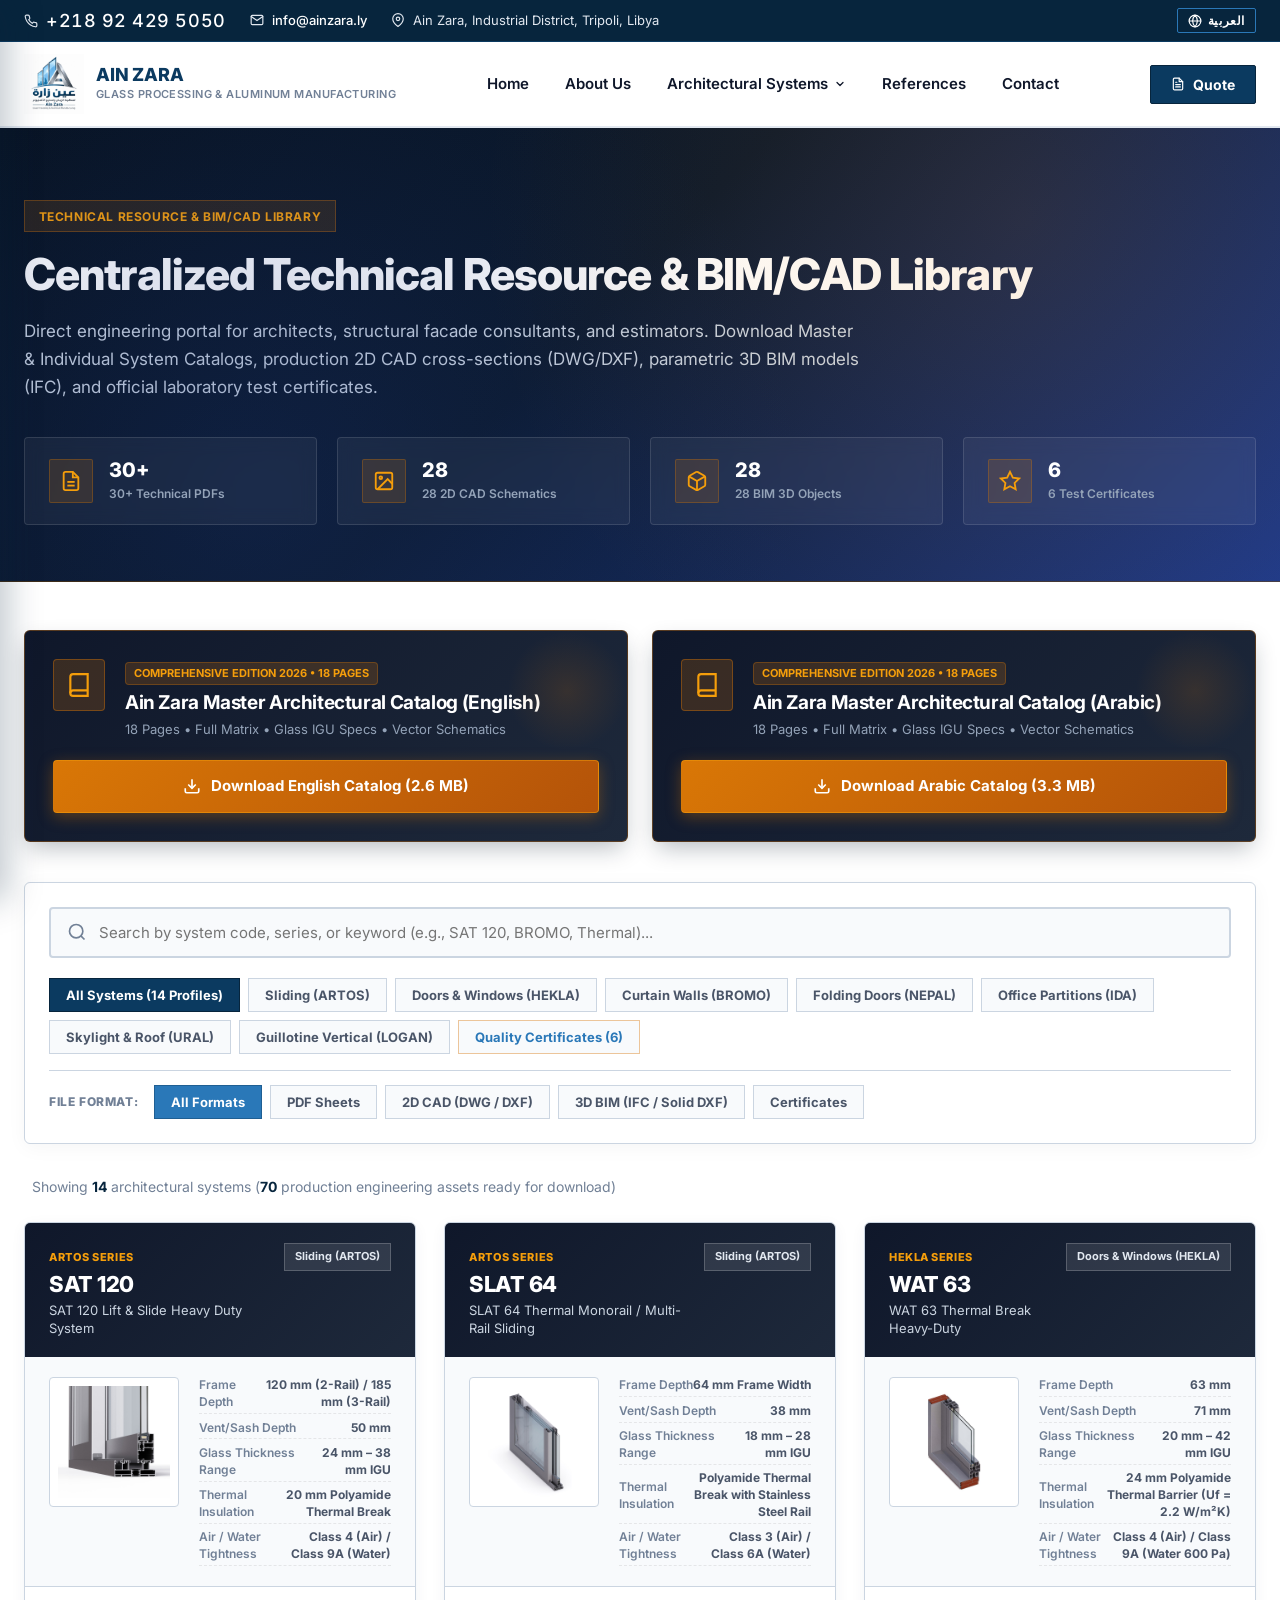
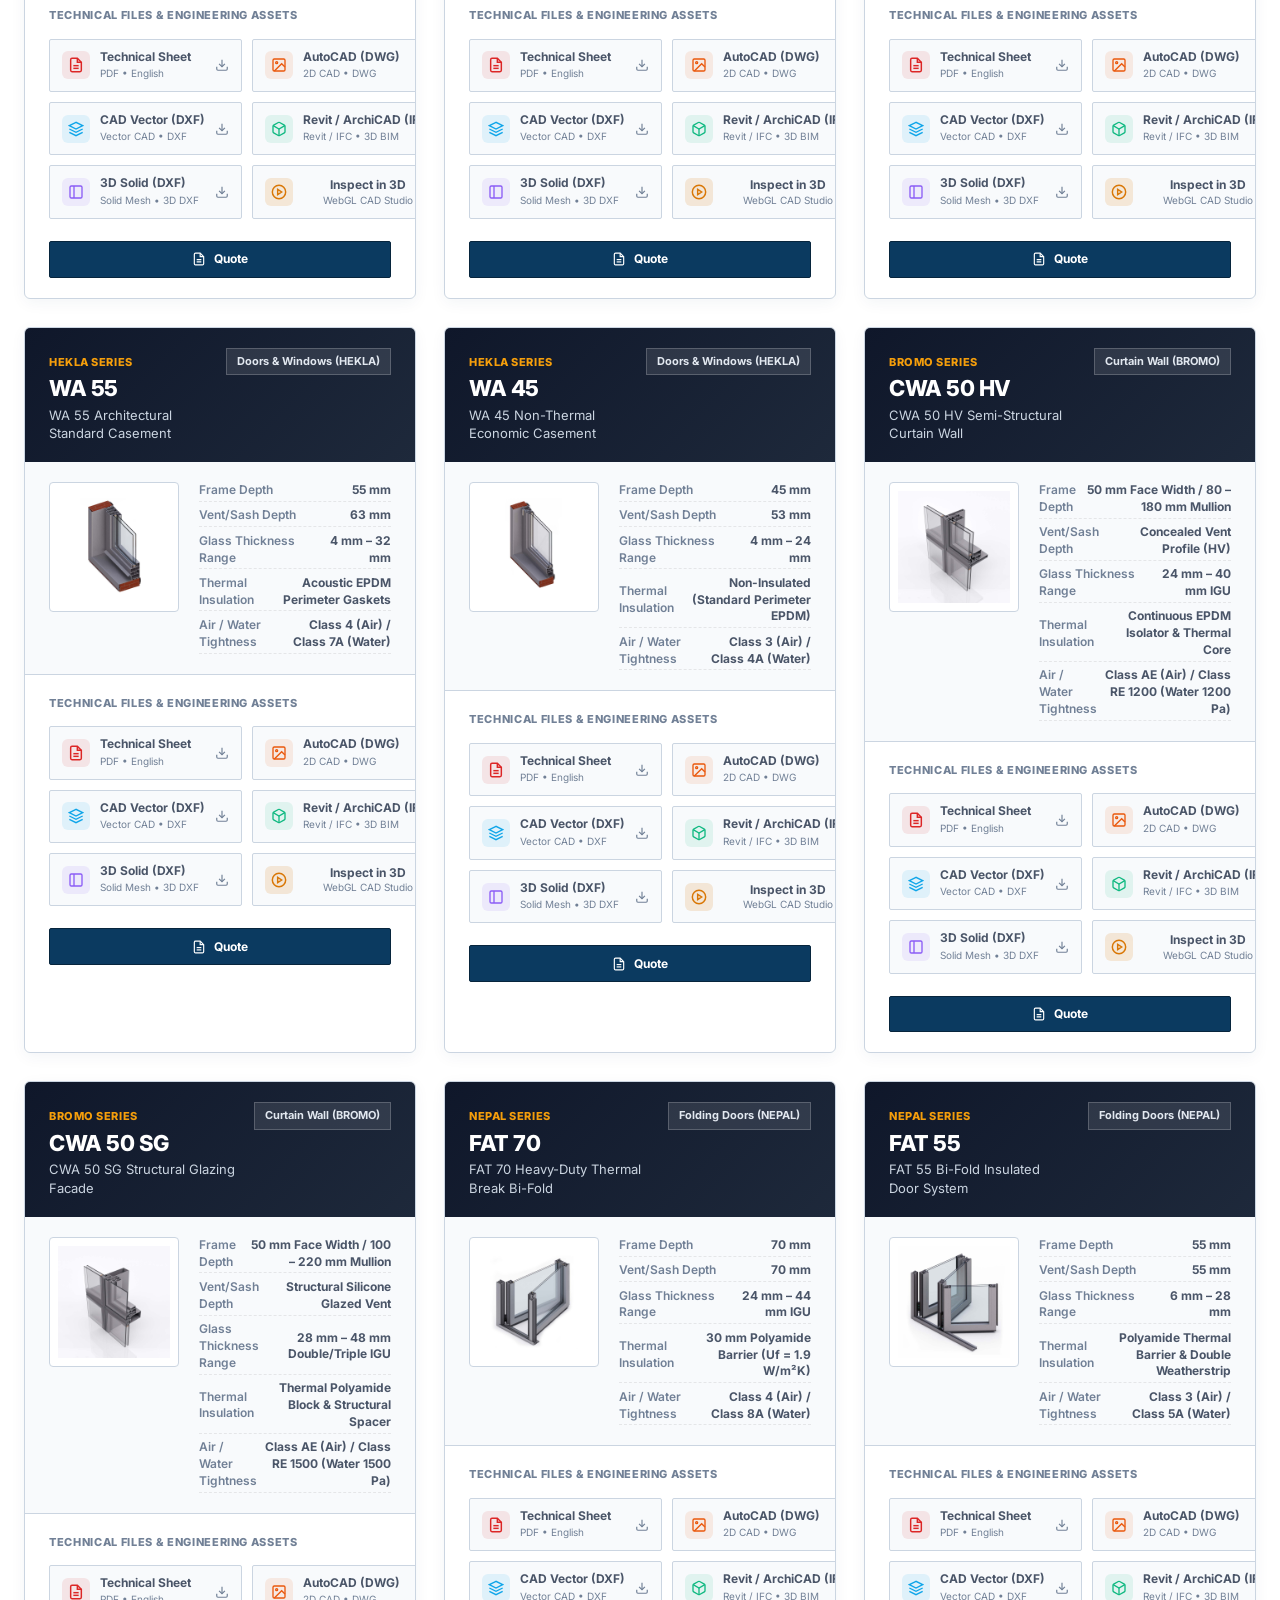
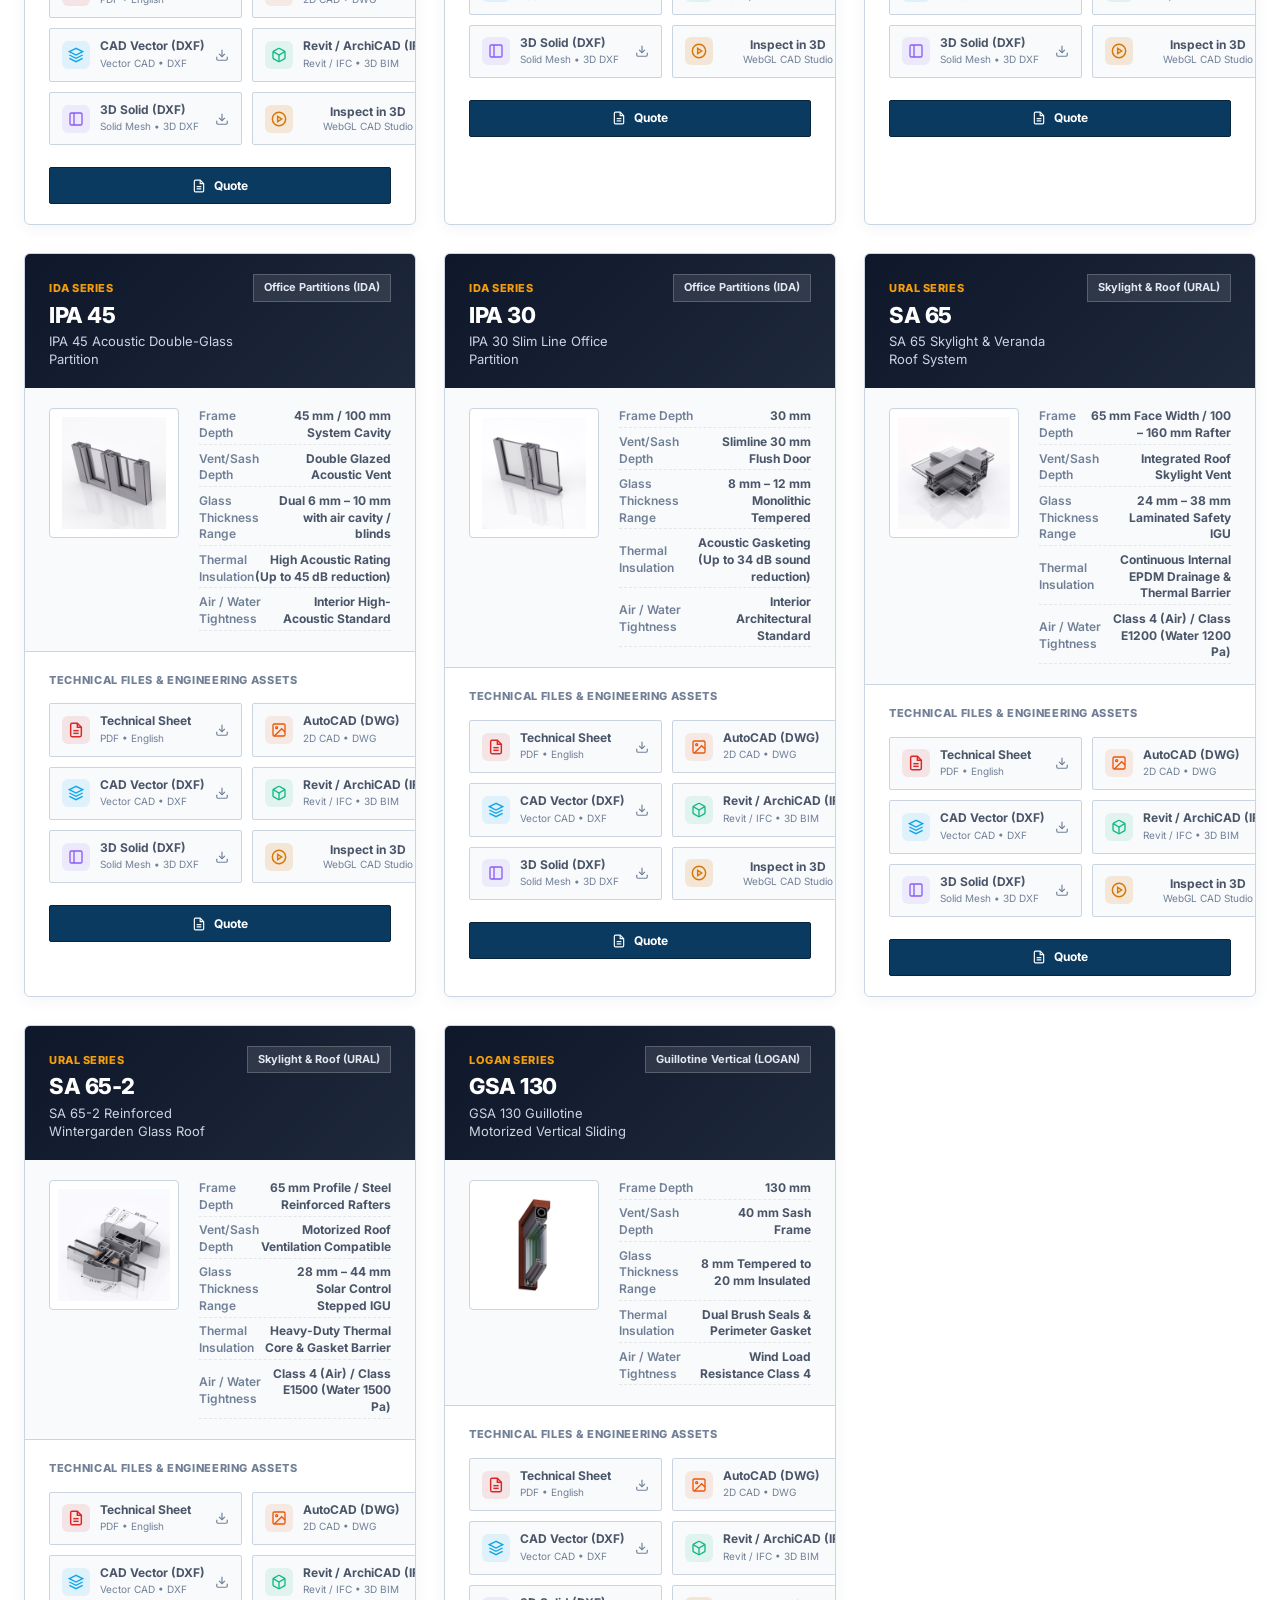
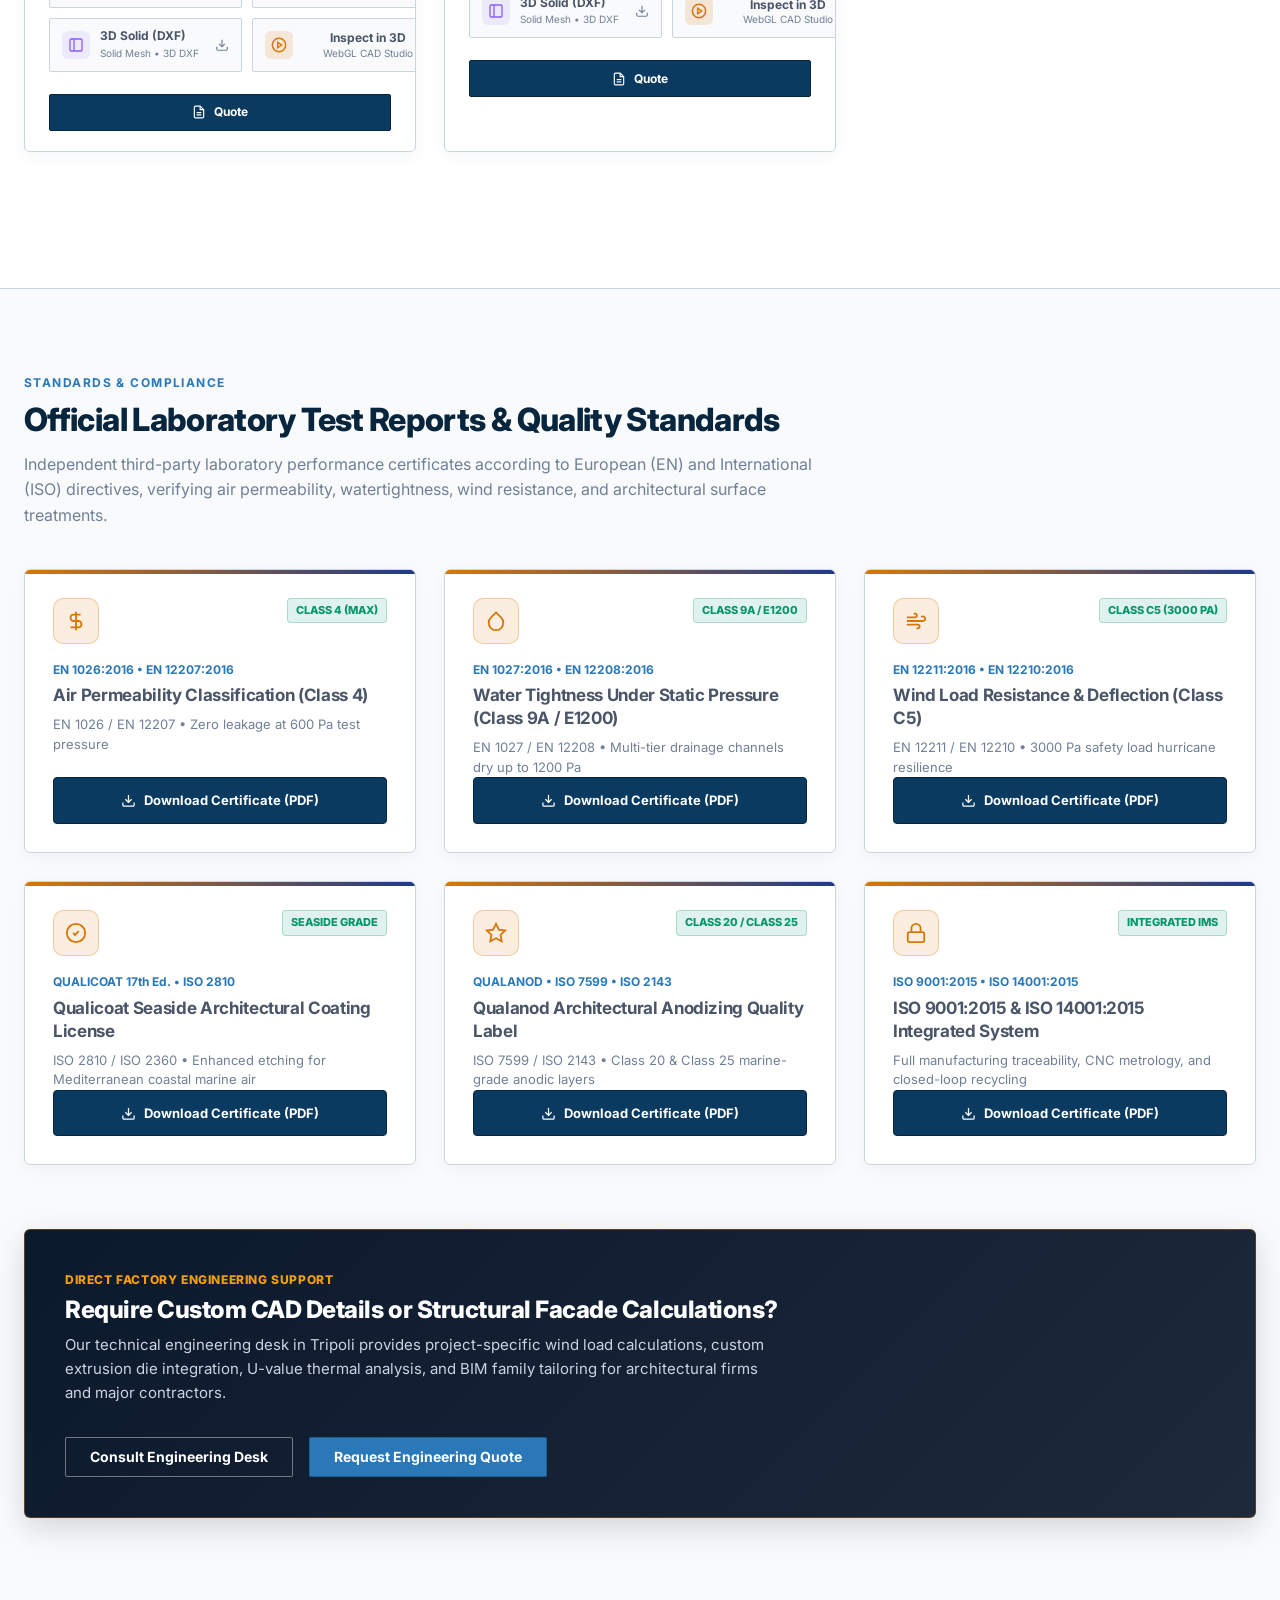
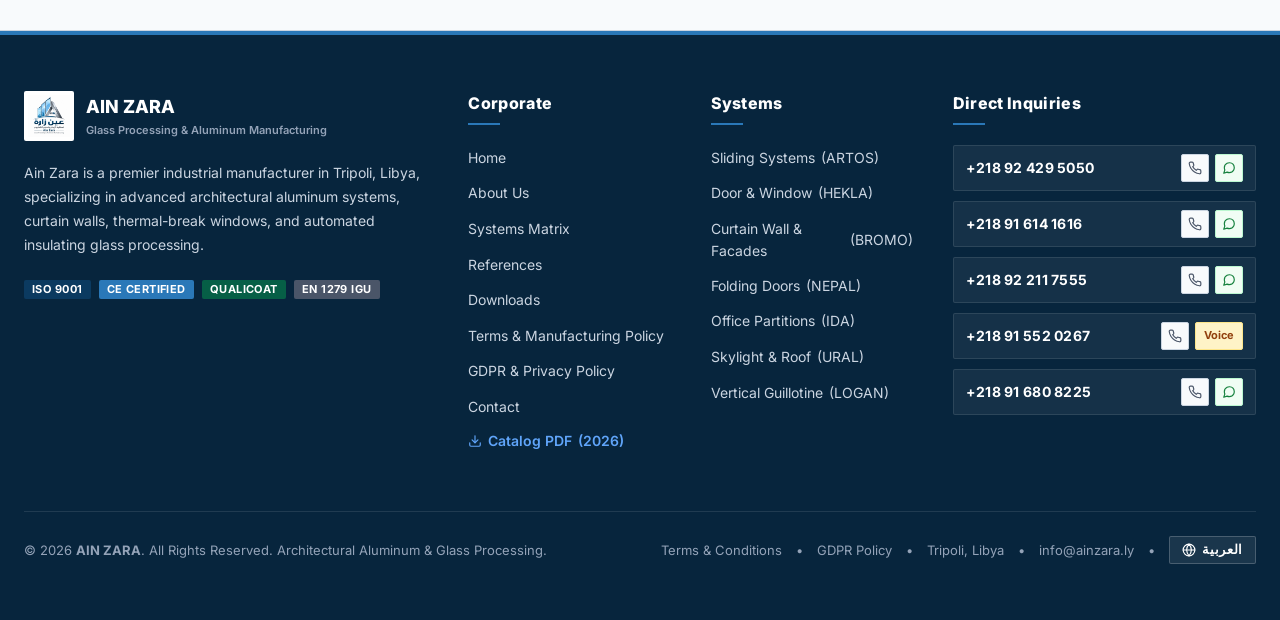
<file: downloads.html>
<!DOCTYPE html>
<html lang="en" dir="ltr">
<head>
  <meta charset="UTF-8">
  <meta name="viewport" content="width=device-width, initial-scale=1.0">
  <meta http-equiv="Content-Security-Policy" content="default-src 'self' 'unsafe-inline' 'unsafe-eval' http: https: data: blob: ws: wss:; script-src 'self' 'unsafe-inline' 'unsafe-eval' http: https:; style-src 'self' 'unsafe-inline' http: https:; img-src 'self' data: blob: http: https:; font-src 'self' data: http: https:; connect-src 'self' http: https: ws: wss:;">
  <title>BIM/CAD Library & Technical Downloads | AinZara Aluminum & Glass</title>
  <meta name="description" content="Centralized technical engineering portal for AinZara Aluminum. Download Master Architectural Catalogs (PDF), 2D CAD DWG/DXF schematics, 3D BIM IFC Revit models, and certified EN/ISO laboratory test certificates.">
  
  <meta property="og:title" content="AinZara BIM/CAD Library & Technical Downloads">
  <meta property="og:description" content="Direct batch downloads: 18-page Master Catalog, 14 System Sheets, AutoCAD DWG/DXF cross-sections, 3D BIM objects, and certified test reports.">
  <meta property="og:image" content="assets/Images/hero-slider-1.jpg">

  <link rel="icon" type="image/jpeg" href="assets/Images/Logo.jpeg">
  <link rel="stylesheet" href="assets/css/style.css">
</head>
<body>

  <!-- Dynamic Header Placeholder -->
  <div id="header-placeholder"></div>

  <!-- Hero & Technical Metrics Section -->
  <section class="downloads-hero">
    <div class="container">
      <span class="downloads-hero-tag" data-i18n="dl_hero_tag">
        <svg width="14" height="14" viewBox="0 0 24 24" fill="none" stroke="currentColor" stroke-width="2.2"><path d="M21 15v4a2 2 0 0 1-2 2H5a2 2 0 0 1-2-2v-4"></path><polyline points="7 10 12 15 17 10"></polyline><line x1="12" y1="15" x2="12" y2="3"></line></svg>
        Technical Resource & BIM/CAD Library
      </span>
      <h1 class="downloads-hero-title" data-i18n="dl_hero_title">Centralized Technical Resource & BIM/CAD Library</h1>
      <p class="downloads-hero-desc" data-i18n="dl_hero_desc">
        Direct engineering portal for architects, structural facade consultants, and estimators. Download Master & Individual System Catalogs, production 2D CAD cross-sections (DWG/DXF), parametric 3D BIM models (IFC), and official laboratory test certificates.
      </p>

      <!-- Quick Metrics Bar -->
      <div class="downloads-stats-grid">
        <div class="downloads-stat-card">
          <div class="stat-card-icon">
            <svg width="22" height="22" viewBox="0 0 24 24" fill="none" stroke="currentColor" stroke-width="2"><path d="M14 2H6a2 2 0 0 0-2 2v16a2 2 0 0 0 2 2h12a2 2 0 0 0 2-2V8z"></path><polyline points="14 2 14 8 20 8"></polyline><line x1="16" y1="13" x2="8" y2="13"></line><line x1="16" y1="17" x2="8" y2="17"></line></svg>
          </div>
          <div>
            <div class="stat-card-val">30+</div>
            <div class="stat-card-lbl" data-i18n="dl_stat_pdfs">30+ Technical PDFs</div>
          </div>
        </div>

        <div class="downloads-stat-card">
          <div class="stat-card-icon">
            <svg width="22" height="22" viewBox="0 0 24 24" fill="none" stroke="currentColor" stroke-width="2"><rect x="3" y="3" width="18" height="18" rx="2" ry="2"></rect><circle cx="8.5" cy="8.5" r="1.5"></circle><polyline points="21 15 16 10 5 21"></polyline></svg>
          </div>
          <div>
            <div class="stat-card-val">28</div>
            <div class="stat-card-lbl" data-i18n="dl_stat_cad">28 2D CAD Schematics</div>
          </div>
        </div>

        <div class="downloads-stat-card">
          <div class="stat-card-icon">
            <svg width="22" height="22" viewBox="0 0 24 24" fill="none" stroke="currentColor" stroke-width="2"><path d="M21 16V8a2 2 0 0 0-1-1.73l-7-4a2 2 0 0 0-2 0l-7 4A2 2 0 0 0 3 8v8a2 2 0 0 0 1 1.73l7 4a2 2 0 0 0 2 0l7-4A2 2 0 0 0 21 16z"></path><polyline points="3.27 6.96 12 12.01 20.73 6.96"></polyline><line x1="12" y1="22.08" x2="12" y2="12"></line></svg>
          </div>
          <div>
            <div class="stat-card-val">28</div>
            <div class="stat-card-lbl" data-i18n="dl_stat_bim">28 BIM 3D Objects</div>
          </div>
        </div>

        <div class="downloads-stat-card">
          <div class="stat-card-icon">
            <svg width="22" height="22" viewBox="0 0 24 24" fill="none" stroke="currentColor" stroke-width="2"><path d="M12 2l3.09 6.26L22 9.27l-5 4.87 1.18 6.88L12 17.77l-6.18 3.25L7 14.14 2 9.27l6.91-1.01L12 2z"></path></svg>
          </div>
          <div>
            <div class="stat-card-val">6</div>
            <div class="stat-card-lbl" data-i18n="dl_stat_certs">6 Test Certificates</div>
          </div>
        </div>
      </div>
    </div>
  </section>

  <!-- Main Downloads Content Area -->
  <section class="section" style="padding-top: 3rem;">
    <div class="container">

      <!-- Master Catalog Dual Showcase Cards -->
      <div class="downloads-master-grid">
        <!-- English Master Catalog -->
        <div class="downloads-master-card">
          <div class="master-card-top">
            <div class="master-badge-icon">
              <svg width="26" height="26" viewBox="0 0 24 24" fill="none" stroke="currentColor" stroke-width="2"><path d="M4 19.5A2.5 2.5 0 0 1 6.5 17H20"></path><path d="M6.5 2H20v20H6.5A2.5 2.5 0 0 1 4 19.5v-15A2.5 2.5 0 0 1 6.5 2z"></path></svg>
            </div>
            <div>
              <span class="master-badge-pill" data-i18n="master_catalog_badge">Comprehensive Edition 2026 • 18 Pages</span>
              <h3 class="master-card-title" data-i18n="dl_master_en_title">Ain Zara Master Architectural Catalog (English)</h3>
              <p class="master-card-specs" data-i18n="dl_master_specs">18 Pages • Full Matrix • Glass IGU Specs • Vector Schematics</p>
            </div>
          </div>
          <a href="assets/downloads/pdf/AinZara-Master-Architectural-Catalog.pdf" download="AinZara-Master-Architectural-Catalog.pdf" target="_blank" class="master-download-btn">
            <svg width="18" height="18" viewBox="0 0 24 24" fill="none" stroke="currentColor" stroke-width="2.2"><path d="M21 15v4a2 2 0 0 1-2 2H5a2 2 0 0 1-2-2v-4"></path><polyline points="7 10 12 15 17 10"></polyline><line x1="12" y1="15" x2="12" y2="3"></line></svg>
            <span data-i18n="dl_btn_download_en">Download English Catalog (2.6 MB)</span>
          </a>
        </div>

        <!-- Arabic Master Catalog -->
        <div class="downloads-master-card">
          <div class="master-card-top">
            <div class="master-badge-icon">
              <svg width="26" height="26" viewBox="0 0 24 24" fill="none" stroke="currentColor" stroke-width="2"><path d="M4 19.5A2.5 2.5 0 0 1 6.5 17H20"></path><path d="M6.5 2H20v20H6.5A2.5 2.5 0 0 1 4 19.5v-15A2.5 2.5 0 0 1 6.5 2z"></path></svg>
            </div>
            <div>
              <span class="master-badge-pill" data-i18n="master_catalog_badge">الإصدار الشامل 2026 • 18 صفحة</span>
              <h3 class="master-card-title" data-i18n="dl_master_ar_title">كتالوج عين زارة المعماري الشامل (النسخة العربية)</h3>
              <p class="master-card-specs" data-i18n="dl_master_specs">18 صفحة • مصفوفة الأنظمة الكاملة • مواصفات الزجاج • مخططات فيكتور</p>
            </div>
          </div>
          <a href="assets/downloads/pdf/AinZara-Master-Architectural-Catalog-ar.pdf" download="AinZara-Master-Architectural-Catalog-ar.pdf" target="_blank" class="master-download-btn">
            <svg width="18" height="18" viewBox="0 0 24 24" fill="none" stroke="currentColor" stroke-width="2.2"><path d="M21 15v4a2 2 0 0 1-2 2H5a2 2 0 0 1-2-2v-4"></path><polyline points="7 10 12 15 17 10"></polyline><line x1="12" y1="15" x2="12" y2="3"></line></svg>
            <span data-i18n="dl_btn_download_ar">تحميل النسخة العربية (3.3 ميجابايت)</span>
          </a>
        </div>
      </div>

      <!-- Search & Filters Control Panel -->
      <div class="downloads-filter-panel">
        <!-- Live Instant Search Input -->
        <div class="dl-search-box">
          <svg class="dl-search-icon" width="20" height="20" viewBox="0 0 24 24" fill="none" stroke="currentColor" stroke-width="2"><circle cx="11" cy="11" r="8"></circle><line x1="21" y1="21" x2="16.65" y2="16.65"></line></svg>
          <input type="text" id="dl-search-input" class="dl-search-input" placeholder="Search by system code, series, or keyword (e.g., SAT 120, BROMO, Thermal)..." data-i18n-placeholder="dl_search_placeholder" aria-label="Search architectural systems">
        </div>

        <!-- Category Pills -->
        <div class="dl-pills-row" role="tablist" aria-label="Filter by System Category">
          <button type="button" class="dl-cat-pill active" data-cat="all" data-i18n="dl_filter_all_cats">All Systems (14 Profiles)</button>
          <button type="button" class="dl-cat-pill" data-cat="sliding" data-i18n="dl_filter_sliding">Sliding (ARTOS)</button>
          <button type="button" class="dl-cat-pill" data-cat="door-window" data-i18n="dl_filter_doors_windows">Doors & Windows (HEKLA)</button>
          <button type="button" class="dl-cat-pill" data-cat="facade" data-i18n="dl_filter_facades">Curtain Walls (BROMO)</button>
          <button type="button" class="dl-cat-pill" data-cat="folding" data-i18n="dl_filter_folding">Folding Doors (NEPAL)</button>
          <button type="button" class="dl-cat-pill" data-cat="office" data-i18n="dl_filter_office">Office Partitions (IDA)</button>
          <button type="button" class="dl-cat-pill" data-cat="roof" data-i18n="dl_filter_roof">Skylight & Roof (URAL)</button>
          <button type="button" class="dl-cat-pill" data-cat="vertical" data-i18n="dl_filter_vertical">Guillotine Vertical (LOGAN)</button>
          <button type="button" class="dl-cat-pill" data-cat="certificates" data-i18n="dl_filter_certificates" style="border-color: rgba(217,119,6,0.4); color: var(--color-secondary);">Quality Certificates (6)</button>
        </div>

        <!-- Format Filter Row -->
        <div class="dl-fmt-row" role="tablist" aria-label="Filter by Asset Format">
          <span class="dl-fmt-label" data-i18n="dl_fmt_label">File Format:</span>
          <button type="button" class="dl-fmt-pill active" data-fmt="all" data-i18n="dl_fmt_all">All Formats</button>
          <button type="button" class="dl-fmt-pill" data-fmt="pdf" data-i18n="dl_fmt_pdf">PDF Sheets</button>
          <button type="button" class="dl-fmt-pill" data-fmt="cad" data-i18n="dl_fmt_cad">2D CAD (DWG / DXF)</button>
          <button type="button" class="dl-fmt-pill" data-fmt="bim" data-i18n="dl_fmt_bim">3D BIM (IFC / Solid DXF)</button>
          <button type="button" class="dl-fmt-pill" data-fmt="cert" data-i18n="dl_fmt_cert">Certificates</button>
        </div>
      </div>

      <!-- Live Count Indicator -->
      <div class="dl-counter-bar">
        <div id="dl-live-count">
          Showing <strong>14</strong> architectural systems (<strong>70</strong> production engineering assets ready for download)
        </div>
      </div>

      <!-- Dynamic Systems Library Grid -->
      <div class="downloads-systems-grid" id="downloads-systems-grid">
        <!-- Rendered by assets/js/downloads.js -->
      </div>

    </div>
  </section>

  <!-- Official Laboratory Test Reports & Quality Certifications Section -->
  <section class="certificates-section" id="dl-certificates-section">
    <div class="container">
      <div style="max-width: 800px; margin-bottom: 2rem;">
        <span class="section-tag" style="color: var(--color-secondary);" data-i18n="dl_cert_sec_tag">Standards & Compliance</span>
        <h2 style="font-size: 2rem; font-weight: 800; color: var(--color-primary-dark); margin-bottom: 0.75rem;" data-i18n="dl_cert_sec_title">Official Laboratory Test Reports & Quality Standards</h2>
        <p style="color: var(--color-slate-medium); font-size: 1rem; line-height: 1.6;" data-i18n="dl_cert_sec_desc">
          Independent third-party laboratory performance certificates according to European (EN) and International (ISO) directives, verifying air permeability, watertightness, wind resistance, and architectural surface treatments.
        </p>
      </div>

      <div class="certificates-grid">
        <!-- 1. Air Permeability -->
        <div class="certificate-card">
          <div>
            <div class="cert-header">
              <div class="cert-seal-icon">
                <svg width="22" height="22" viewBox="0 0 24 24" fill="none" stroke="currentColor" stroke-width="2"><path d="M12 2v20M17 5H9.5a3.5 3.5 0 0 0 0 7h5a3.5 3.5 0 0 1 0 7H6"></path></svg>
              </div>
              <span class="cert-badge-rating">CLASS 4 (MAX)</span>
            </div>
            <div class="cert-standard-code">EN 1026:2016 • EN 12207:2016</div>
            <h3 class="cert-title" data-i18n="dl_cert_air_title">Air Permeability Classification (Class 4)</h3>
            <p class="cert-sub" data-i18n="dl_cert_air_sub">EN 1026 / EN 12207 • Zero leakage at 600 Pa test pressure</p>
          </div>
          <a href="assets/downloads/certificates/air-permeability-class-4-test-certificate.pdf" download="AinZara_Air_Permeability_Class_4_Certificate.pdf" target="_blank" class="cert-download-btn">
            <svg width="15" height="15" viewBox="0 0 24 24" fill="none" stroke="currentColor" stroke-width="2"><path d="M21 15v4a2 2 0 0 1-2 2H5a2 2 0 0 1-2-2v-4"></path><polyline points="7 10 12 15 17 10"></polyline><line x1="12" y1="15" x2="12" y2="3"></line></svg>
            <span data-i18n="dl_btn_download_cert">Download Certificate (PDF)</span>
          </a>
        </div>

        <!-- 2. Water Tightness -->
        <div class="certificate-card">
          <div>
            <div class="cert-header">
              <div class="cert-seal-icon">
                <svg width="22" height="22" viewBox="0 0 24 24" fill="none" stroke="currentColor" stroke-width="2"><path d="M12 2.69l5.66 5.66a8 8 0 1 1-11.31 0z"></path></svg>
              </div>
              <span class="cert-badge-rating">CLASS 9A / E1200</span>
            </div>
            <div class="cert-standard-code">EN 1027:2016 • EN 12208:2016</div>
            <h3 class="cert-title" data-i18n="dl_cert_water_title">Water Tightness Under Static Pressure (Class 9A / E1200)</h3>
            <p class="cert-sub" data-i18n="dl_cert_water_sub">EN 1027 / EN 12208 • Multi-tier drainage channels dry up to 1200 Pa</p>
          </div>
          <a href="assets/downloads/certificates/water-tightness-class-9a-test-certificate.pdf" download="AinZara_Water_Tightness_Class_9A_Certificate.pdf" target="_blank" class="cert-download-btn">
            <svg width="15" height="15" viewBox="0 0 24 24" fill="none" stroke="currentColor" stroke-width="2"><path d="M21 15v4a2 2 0 0 1-2 2H5a2 2 0 0 1-2-2v-4"></path><polyline points="7 10 12 15 17 10"></polyline><line x1="12" y1="15" x2="12" y2="3"></line></svg>
            <span data-i18n="dl_btn_download_cert">Download Certificate (PDF)</span>
          </a>
        </div>

        <!-- 3. Wind Load -->
        <div class="certificate-card">
          <div>
            <div class="cert-header">
              <div class="cert-seal-icon">
                <svg width="22" height="22" viewBox="0 0 24 24" fill="none" stroke="currentColor" stroke-width="2"><path d="M9.59 4.59A2 2 0 1 1 11 8H2m10.59 11.41A2 2 0 1 0 14 16H2m15.73-8.27A2.5 2.5 0 1 1 19.5 12H2"></path></svg>
              </div>
              <span class="cert-badge-rating">CLASS C5 (3000 PA)</span>
            </div>
            <div class="cert-standard-code">EN 12211:2016 • EN 12210:2016</div>
            <h3 class="cert-title" data-i18n="dl_cert_wind_title">Wind Load Resistance & Deflection (Class C5)</h3>
            <p class="cert-sub" data-i18n="dl_cert_wind_sub">EN 12211 / EN 12210 • 3000 Pa safety load hurricane resilience</p>
          </div>
          <a href="assets/downloads/certificates/wind-load-resistance-class-c5-test-certificate.pdf" download="AinZara_Wind_Load_Class_C5_Certificate.pdf" target="_blank" class="cert-download-btn">
            <svg width="15" height="15" viewBox="0 0 24 24" fill="none" stroke="currentColor" stroke-width="2"><path d="M21 15v4a2 2 0 0 1-2 2H5a2 2 0 0 1-2-2v-4"></path><polyline points="7 10 12 15 17 10"></polyline><line x1="12" y1="15" x2="12" y2="3"></line></svg>
            <span data-i18n="dl_btn_download_cert">Download Certificate (PDF)</span>
          </a>
        </div>

        <!-- 4. Qualicoat Seaside -->
        <div class="certificate-card">
          <div>
            <div class="cert-header">
              <div class="cert-seal-icon">
                <svg width="22" height="22" viewBox="0 0 24 24" fill="none" stroke="currentColor" stroke-width="2"><circle cx="12" cy="12" r="10"></circle><path d="m9 12 2 2 4-4"></path></svg>
              </div>
              <span class="cert-badge-rating">SEASIDE GRADE</span>
            </div>
            <div class="cert-standard-code">QUALICOAT 17th Ed. • ISO 2810</div>
            <h3 class="cert-title" data-i18n="dl_cert_qualicoat_title">Qualicoat Seaside Architectural Coating License</h3>
            <p class="cert-sub" data-i18n="dl_cert_qualicoat_sub">ISO 2810 / ISO 2360 • Enhanced etching for Mediterranean coastal marine air</p>
          </div>
          <a href="assets/downloads/certificates/qualicoat-seaside-powder-coating-certificate.pdf" download="AinZara_Qualicoat_Seaside_License.pdf" target="_blank" class="cert-download-btn">
            <svg width="15" height="15" viewBox="0 0 24 24" fill="none" stroke="currentColor" stroke-width="2"><path d="M21 15v4a2 2 0 0 1-2 2H5a2 2 0 0 1-2-2v-4"></path><polyline points="7 10 12 15 17 10"></polyline><line x1="12" y1="15" x2="12" y2="3"></line></svg>
            <span data-i18n="dl_btn_download_cert">Download Certificate (PDF)</span>
          </a>
        </div>

        <!-- 5. Qualanod -->
        <div class="certificate-card">
          <div>
            <div class="cert-header">
              <div class="cert-seal-icon">
                <svg width="22" height="22" viewBox="0 0 24 24" fill="none" stroke="currentColor" stroke-width="2"><polygon points="12 2 15.09 8.26 22 9.27 17 14.14 18.18 21.02 12 17.77 5.82 21.02 7 14.14 2 9.27 8.91 8.26 12 2"></polygon></svg>
              </div>
              <span class="cert-badge-rating">CLASS 20 / CLASS 25</span>
            </div>
            <div class="cert-standard-code">QUALANOD • ISO 7599 • ISO 2143</div>
            <h3 class="cert-title" data-i18n="dl_cert_qualanod_title">Qualanod Architectural Anodizing Quality Label</h3>
            <p class="cert-sub" data-i18n="dl_cert_qualanod_sub">ISO 7599 / ISO 2143 • Class 20 & Class 25 marine-grade anodic layers</p>
          </div>
          <a href="assets/downloads/certificates/qualanod-architectural-anodizing-certificate.pdf" download="AinZara_Qualanod_Anodizing_Certificate.pdf" target="_blank" class="cert-download-btn">
            <svg width="15" height="15" viewBox="0 0 24 24" fill="none" stroke="currentColor" stroke-width="2"><path d="M21 15v4a2 2 0 0 1-2 2H5a2 2 0 0 1-2-2v-4"></path><polyline points="7 10 12 15 17 10"></polyline><line x1="12" y1="15" x2="12" y2="3"></line></svg>
            <span data-i18n="dl_btn_download_cert">Download Certificate (PDF)</span>
          </a>
        </div>

        <!-- 6. ISO 9001 & 14001 -->
        <div class="certificate-card">
          <div>
            <div class="cert-header">
              <div class="cert-seal-icon">
                <svg width="22" height="22" viewBox="0 0 24 24" fill="none" stroke="currentColor" stroke-width="2"><rect x="3" y="11" width="18" height="11" rx="2" ry="2"></rect><path d="M7 11V7a5 5 0 0 1 10 0v4"></path></svg>
              </div>
              <span class="cert-badge-rating">INTEGRATED IMS</span>
            </div>
            <div class="cert-standard-code">ISO 9001:2015 • ISO 14001:2015</div>
            <h3 class="cert-title" data-i18n="dl_cert_iso_title">ISO 9001:2015 & ISO 14001:2015 Integrated System</h3>
            <p class="cert-sub" data-i18n="dl_cert_iso_sub">Full manufacturing traceability, CNC metrology, and closed-loop recycling</p>
          </div>
          <a href="assets/downloads/certificates/iso-9001-14001-integrated-management-certificate.pdf" download="AinZara_ISO_9001_14001_IMS_Certificate.pdf" target="_blank" class="cert-download-btn">
            <svg width="15" height="15" viewBox="0 0 24 24" fill="none" stroke="currentColor" stroke-width="2"><path d="M21 15v4a2 2 0 0 1-2 2H5a2 2 0 0 1-2-2v-4"></path><polyline points="7 10 12 15 17 10"></polyline><line x1="12" y1="15" x2="12" y2="3"></line></svg>
            <span data-i18n="dl_btn_download_cert">Download Certificate (PDF)</span>
          </a>
        </div>
      </div>

      <!-- Factory Technical Desk Callout -->
      <div class="downloads-cta-banner">
        <div class="cta-banner-content">
          <div class="cta-banner-tag" data-i18n="dl_support_tag">Direct Factory Engineering Support</div>
          <h3 class="cta-banner-title" data-i18n="dl_support_title">Require Custom CAD Details or Structural Facade Calculations?</h3>
          <p class="cta-banner-desc" data-i18n="dl_support_desc">
            Our technical engineering desk in Tripoli provides project-specific wind load calculations, custom extrusion die integration, U-value thermal analysis, and BIM family tailoring for architectural firms and major contractors.
          </p>
        </div>
        <div class="cta-banner-actions">
          <a href="tel:0922117555" class="btn btn-outline" style="color: #FFFFFF; border-color: rgba(255,255,255,0.4);" data-i18n="dl_btn_consult_desk">
            <svg width="15" height="15" viewBox="0 0 24 24" fill="none" stroke="currentColor" stroke-width="2"><path d="M22 16.92v3a2 2 0 0 1-2.18 2 19.79 19.79 0 0 1-8.63-3.07 19.5 19.5 0 0 1-6-6 19.79 19.79 0 0 1-3.07-8.67A2 2 0 0 1 4.11 2h3a2 2 0 0 1 2 1.72 12.84 12.84 0 0 0 .7 2.81 2 2 0 0 1-.45 2.11L8.09 9.91a16 16 0 0 0 6 6l1.27-1.27a2 2 0 0 1 2.11-.45 12.84 12.84 0 0 0 2.81.7A2 2 0 0 1 22 16.92z"></path></svg>
            Consult Engineering Desk
          </a>
          <button type="button" class="btn btn-secondary" onclick="window.AinZaraApp.openRfqModal()" data-i18n="dl_btn_rfq_custom">
            Request Engineering Quote
          </button>
        </div>
      </div>

    </div>
  </section>

  <!-- Quick-Action RFQ Modal -->
  <div class="modal-backdrop" id="rfq-modal" role="dialog" aria-modal="true">
    <div class="modal-window">
      <div class="modal-header">
        <h3 class="modal-title" data-i18n="rfq_modal_title">Request an Engineering Quote</h3>
        <button type="button" class="modal-close-btn" id="rfq-modal-close" aria-label="Close Modal">&times;</button>
      </div>
      <div class="modal-body">
        <form id="rfq-form">
          <div class="form-row">
            <div class="form-group">
              <label class="form-label" data-i18n="rfq_field_name">Full Name</label>
              <input type="text" class="form-control" required placeholder="Architect / Contractor Name">
            </div>
            <div class="form-group">
              <label class="form-label" data-i18n="rfq_field_company">Company / Architecture Firm</label>
              <input type="text" class="form-control" placeholder="Company Name">
            </div>
          </div>
          <div class="form-row">
            <div class="form-group">
              <label class="form-label" data-i18n="rfq_field_phone">Contact Phone Number</label>
              <input type="tel" class="form-control" required placeholder="+218 9X XXX XXXX">
            </div>
            <div class="form-group">
              <label class="form-label" data-i18n="rfq_field_system">Target Architectural System</label>
              <select class="form-control" id="rfq-system-select">
                <option value="sat120">SAT 120 Lift & Slide (ARTOS)</option>
                <option value="slat64">SLAT 64 Monorail/Multi-rail (ARTOS)</option>
                <option value="wat63">WAT 63 Thermal Break (HEKLA)</option>
                <option value="wa55">WA 55 Standard Casement (HEKLA)</option>
                <option value="wa45">WA 45 Economic Casement (HEKLA)</option>
                <option value="CWA50sg">CWA 50 SG Structural Glazing (BROMO)</option>
                <option value="CWA50HV">CWA 50 HV Semi-Structural (BROMO)</option>
                <option value="fat70">FAT 70 Heavy-Duty Bi-Fold (NEPAL)</option>
                <option value="fat55">FAT 55 Insulated Bi-Fold (NEPAL)</option>
                <option value="ipa45">IPA 45 Acoustic Double Glass (IDA)</option>
                <option value="ipa30">IPA 30 Slim Partition (IDA)</option>
                <option value="sa65">SA 65 Skylight Veranda (URAL)</option>
                <option value="sa65-2">SA 65-2 Wintergarden Roof (URAL)</option>
                <option value="gsa130">GSA 130 Guillotine Vertical (LOGAN)</option>
              </select>
            </div>
          </div>
          <div class="form-group">
            <label class="form-label" data-i18n="rfq_field_glass">Glass Processing Specification</label>
            <select class="form-control">
              <option>Double Glazed IGU with Argon Gas (Standard 6mm + 16Ar + 6mm)</option>
              <option>Triple Glazed High-Performance Low-E Acoustic</option>
              <option>Tempered Clear & Tinted Safety Glass (8mm / 10mm / 12mm)</option>
              <option>Laminated Acoustic Safety Glass (PVB Interlayer)</option>
              <option>Solar Reflective & Low-E Coated Glazing</option>
            </select>
          </div>
          <div class="form-group">
            <label class="form-label" data-i18n="rfq_field_notes">Project Scope, Dimensions & Schedule</label>
            <textarea class="form-control" rows="3" placeholder="Approximate m², opening sizes, building elevation, delivery location..."></textarea>
          </div>
          <button type="submit" class="btn btn-primary" style="width: 100%;" data-i18n="rfq_submit">Submit RFQ Request</button>
        </form>
      </div>
    </div>
  </div>

  <!-- Dynamic Footer Placeholder -->
  <div id="footer-placeholder"></div>

  <!-- Scripts -->
  <script src="assets/js/vendor/three.min.js"></script>
  <script src="assets/js/vendor/OrbitControls.js"></script>
  <script src="assets/js/profile-geometries.js"></script>
  <script src="assets/js/profile-3d.js"></script>
  <script src="assets/js/header.js"></script>
  <script src="assets/js/footer.js"></script>
  <script src="assets/js/i18n.js"></script>
  <script src="assets/js/navigation.js"></script>
  <script src="assets/js/main.js"></script>
  <script src="assets/js/downloads.js"></script>
</body>
</html>
</file>
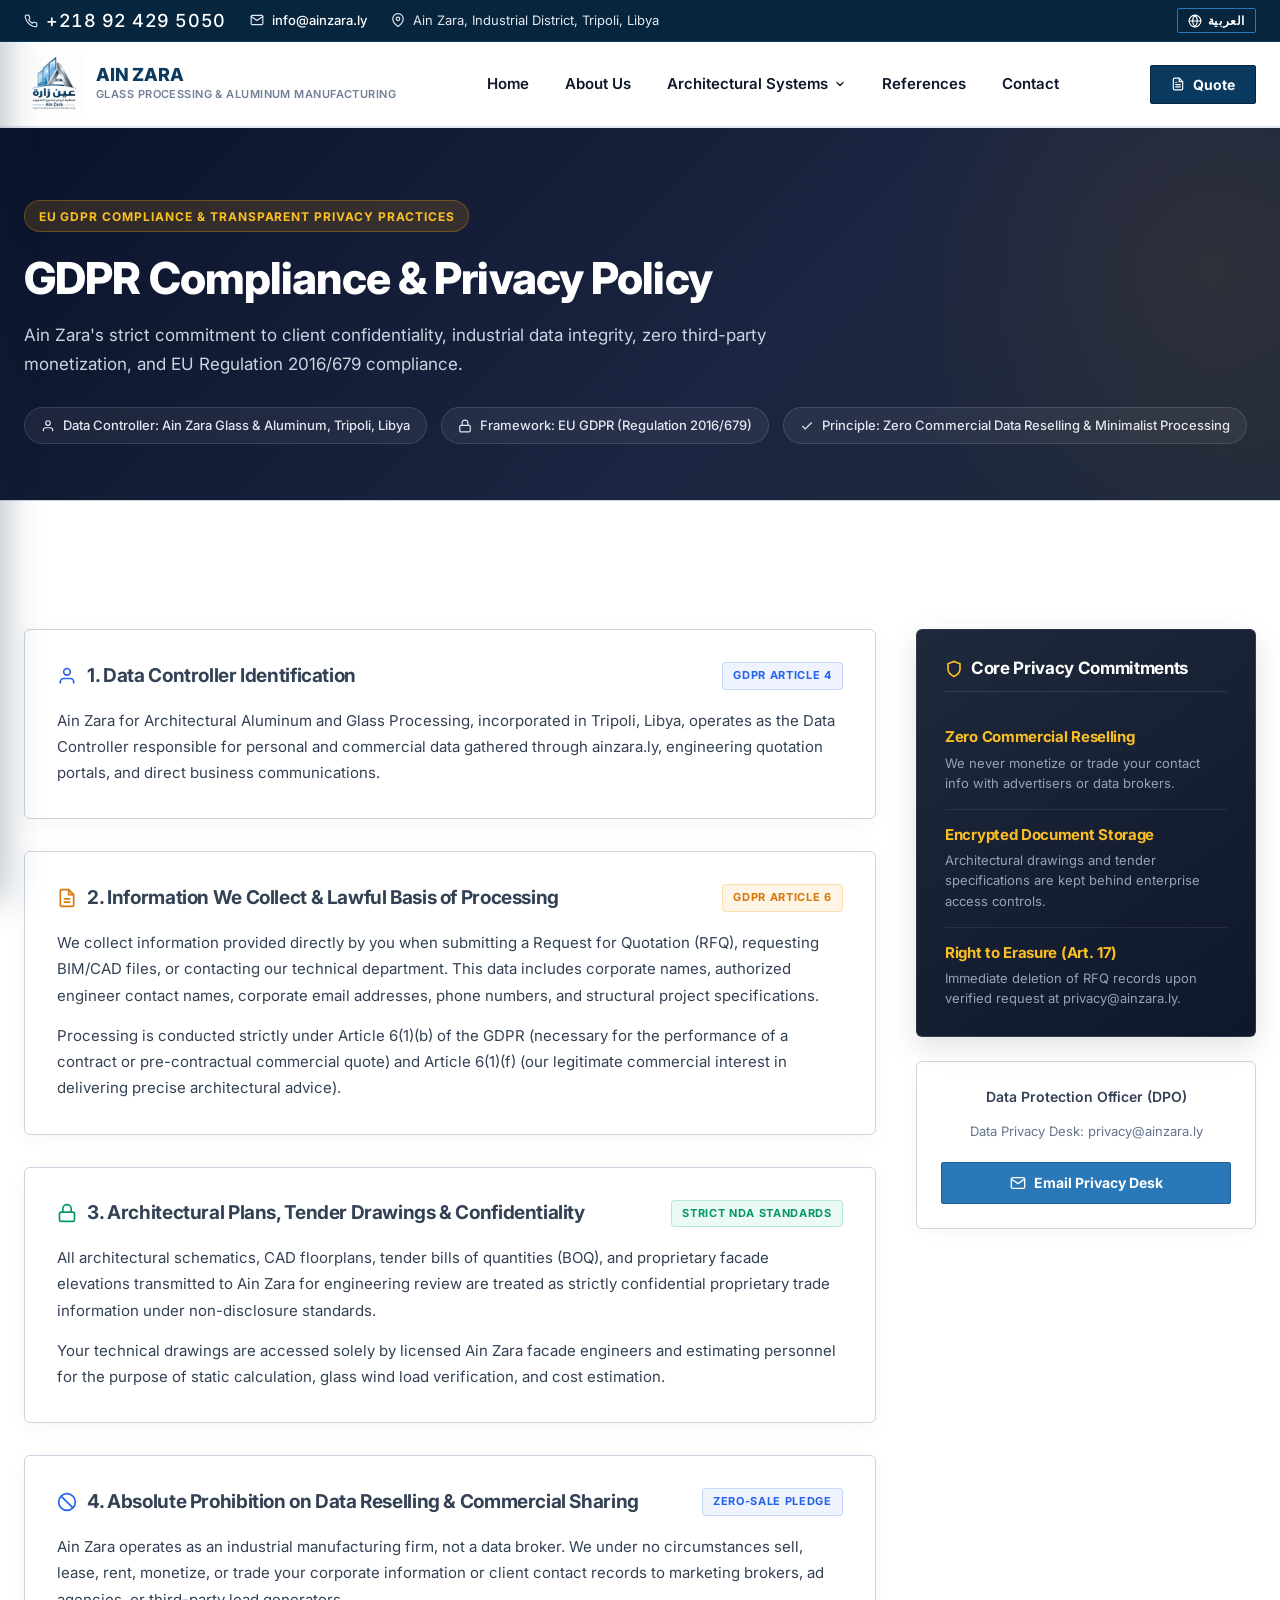
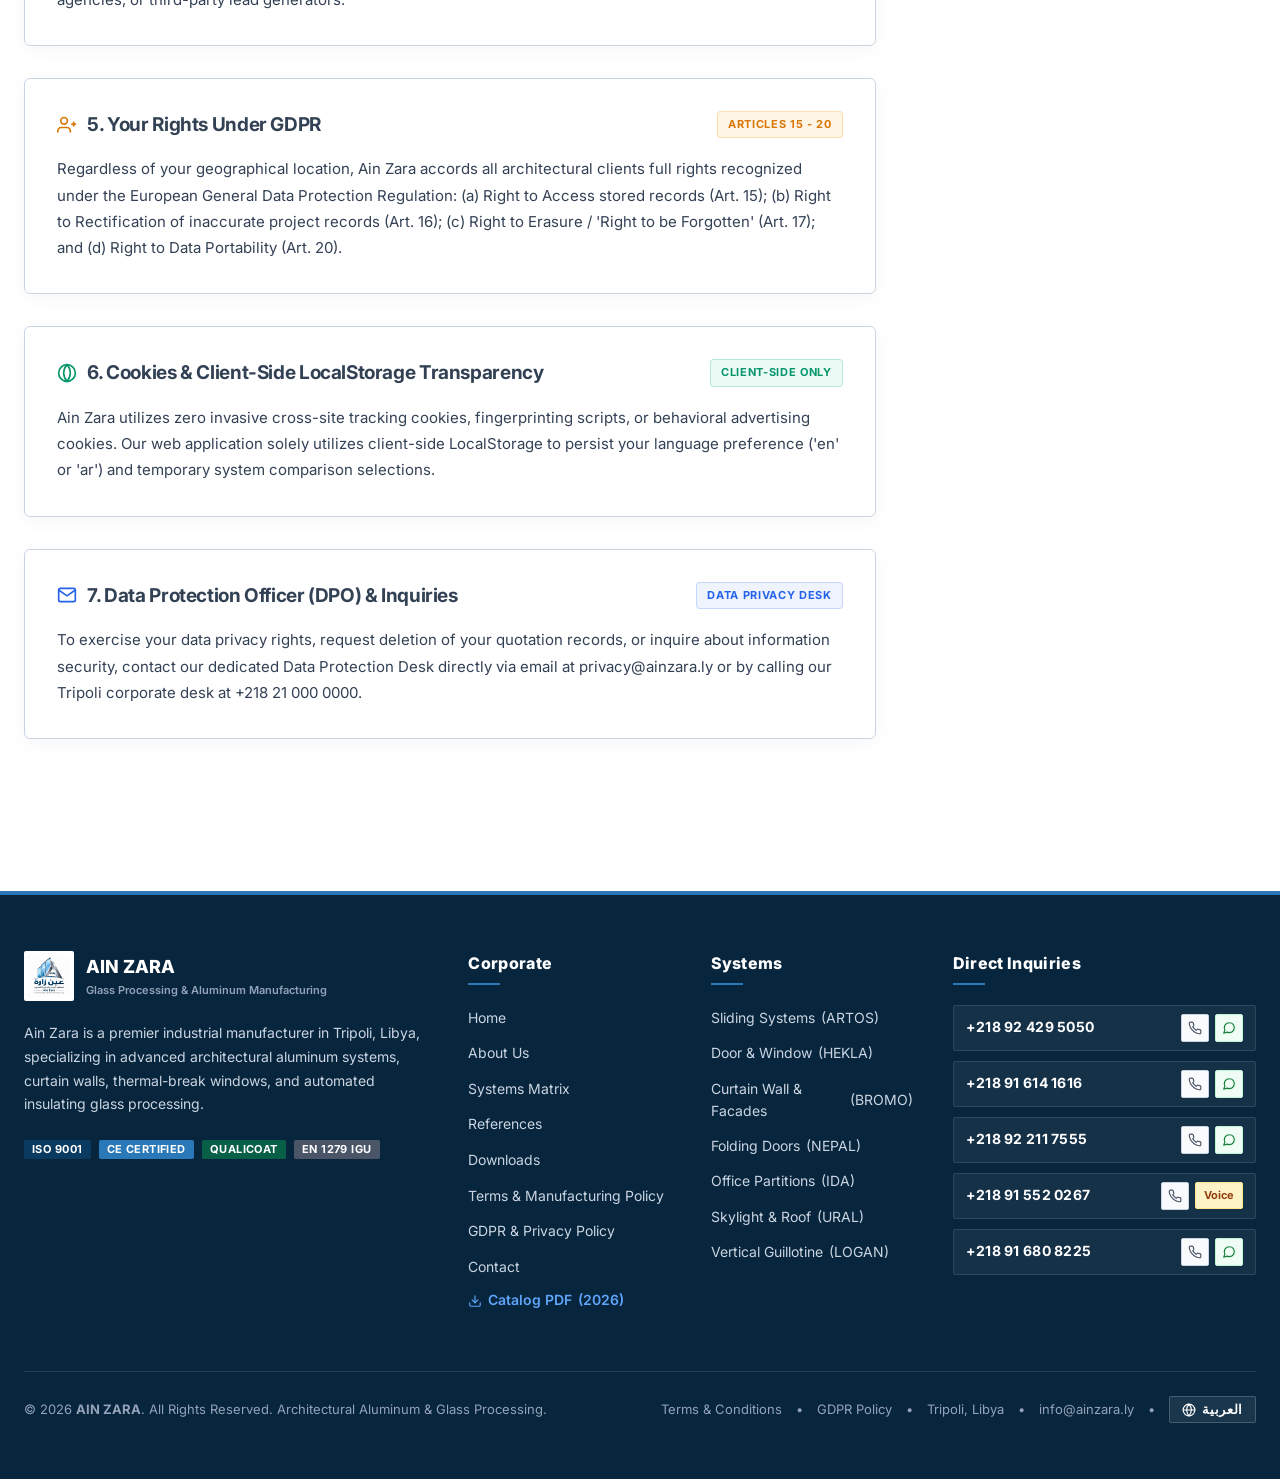
<file: privacy.html>
<!DOCTYPE html>
<html lang="en" dir="ltr">
<head>
  <meta charset="UTF-8">
  <meta name="viewport" content="width=device-width, initial-scale=1.0">
  <meta http-equiv="Content-Security-Policy" content="default-src 'self' 'unsafe-inline' 'unsafe-eval' http: https: data: blob: ws: wss:; script-src 'self' 'unsafe-inline' 'unsafe-eval' http: https:; style-src 'self' 'unsafe-inline' http: https:; img-src 'self' data: blob: http: https:; font-src 'self' data: http: https:; connect-src 'self' http: https: ws: wss:;">
  <title>GDPR & Privacy Policy | AinZara Aluminum & Glass</title>
  <meta name="description" content="GDPR compliance and privacy policy for Ain Zara Aluminum & Glass. Transparent data processing, client NDA protection, zero data selling, and user rights under EU Regulation 2016/679.">
  
  <meta property="og:title" content="AinZara GDPR & Privacy Policy">
  <meta property="og:description" content="Transparent architectural data processing, CAD file confidentiality, zero ad broker selling, and EU GDPR compliance.">
  <meta property="og:image" content="assets/Images/hero-slider-1.jpg">

  <link rel="icon" type="image/jpeg" href="assets/Images/Logo.jpeg">
  <link rel="stylesheet" href="assets/css/style.css">
</head>
<body>

  <!-- Dynamic Header Placeholder -->
  <div id="header-placeholder"></div>

  <!-- Policy Hero Section -->
  <section class="policy-hero">
    <div class="container">
      <span class="hero-tagline" data-i18n="gdpr_hero_badge">
        <svg width="14" height="14" viewBox="0 0 24 24" fill="none" stroke="currentColor" stroke-width="2.2"><path d="M12 22s8-4 8-10V5l-8-3-8 3v7c0 6 8 10 8 10z"></path></svg>
        EU GDPR Compliance & Transparent Privacy Practices
      </span>
      <h1 data-i18n="gdpr_hero_title">GDPR Compliance & Privacy Policy</h1>
      <p class="hero-lead" data-i18n="gdpr_hero_subtitle">
        Ain Zara's strict commitment to client confidentiality, industrial data integrity, zero third-party monetization, and EU Regulation 2016/679 compliance.
      </p>

      <!-- Metadata Bar -->
      <div class="policy-meta-bar">
        <span class="policy-meta-pill">
          <svg width="14" height="14" viewBox="0 0 24 24" fill="none" stroke="currentColor" stroke-width="2"><path d="M20 21v-2a4 4 0 0 0-4-4H8a4 4 0 0 0-4 4v2"></path><circle cx="12" cy="7" r="4"></circle></svg>
          <span data-i18n="gdpr_meta_controller">Data Controller: Ain Zara Glass & Aluminum, Tripoli, Libya</span>
        </span>
        <span class="policy-meta-pill">
          <svg width="14" height="14" viewBox="0 0 24 24" fill="none" stroke="currentColor" stroke-width="2"><rect x="3" y="11" width="18" height="11" rx="2" ry="2"></rect><path d="M7 11V7a5 5 0 0 1 10 0v4"></path></svg>
          <span data-i18n="gdpr_meta_compliance">Framework: EU GDPR (Regulation 2016/679)</span>
        </span>
        <span class="policy-meta-pill">
          <svg width="14" height="14" viewBox="0 0 24 24" fill="none" stroke="currentColor" stroke-width="2"><polyline points="20 6 9 17 4 12"></polyline></svg>
          <span data-i18n="gdpr_meta_retention">Principle: Zero Commercial Data Reselling & Minimalist Processing</span>
        </span>
      </div>
    </div>
  </section>

  <!-- Policy Details & Legal Grid -->
  <section class="section" style="background: var(--color-background);">
    <div class="container">
      <div class="policy-layout-grid">
        
        <!-- Left Column: Legal Clauses -->
        <div class="policy-content-stream">
          
          <!-- Clause 1 -->
          <article class="policy-clause-card">
            <div class="policy-clause-header">
              <h2 class="policy-clause-title">
                <svg width="20" height="20" viewBox="0 0 24 24" fill="none" stroke="#2563EB" stroke-width="2"><path d="M20 21v-2a4 4 0 0 0-4-4H8a4 4 0 0 0-4 4v2"></path><circle cx="12" cy="7" r="4"></circle></svg>
                <span data-i18n="gdpr_sec1_title">1. Data Controller Identification</span>
              </h2>
              <span class="policy-clause-badge" data-i18n="gdpr_sec1_badge">GDPR Article 4</span>
            </div>
            <div class="policy-clause-body">
              <p data-i18n="gdpr_sec1_p1">
                Ain Zara for Architectural Aluminum and Glass Processing, incorporated in Tripoli, Libya, operates as the Data Controller responsible for personal and commercial data gathered through ainzara.ly, engineering quotation portals, and direct business communications.
              </p>
            </div>
          </article>

          <!-- Clause 2 -->
          <article class="policy-clause-card">
            <div class="policy-clause-header">
              <h2 class="policy-clause-title">
                <svg width="20" height="20" viewBox="0 0 24 24" fill="none" stroke="#D97706" stroke-width="2"><path d="M14 2H6a2 2 0 0 0-2 2v16a2 2 0 0 0 2 2h12a2 2 0 0 0 2-2V8z"></path><polyline points="14 2 14 8 20 8"></polyline><line x1="16" y1="13" x2="8" y2="13"></line><line x1="16" y1="17" x2="8" y2="17"></line></svg>
                <span data-i18n="gdpr_sec2_title">2. Information We Collect & Lawful Basis of Processing</span>
              </h2>
              <span class="policy-clause-badge gold" data-i18n="gdpr_sec2_badge">GDPR Article 6</span>
            </div>
            <div class="policy-clause-body">
              <p data-i18n="gdpr_sec2_p1">
                We collect information provided directly by you when submitting a Request for Quotation (RFQ), requesting BIM/CAD files, or contacting our technical department. This data includes corporate names, authorized engineer contact names, corporate email addresses, phone numbers, and structural project specifications.
              </p>
              <p data-i18n="gdpr_sec2_p2">
                Processing is conducted strictly under Article 6(1)(b) of the GDPR (necessary for the performance of a contract or pre-contractual commercial quote) and Article 6(1)(f) (our legitimate commercial interest in delivering precise architectural advice).
              </p>
            </div>
          </article>

          <!-- Clause 3 -->
          <article class="policy-clause-card">
            <div class="policy-clause-header">
              <h2 class="policy-clause-title">
                <svg width="20" height="20" viewBox="0 0 24 24" fill="none" stroke="#059669" stroke-width="2"><rect x="3" y="11" width="18" height="11" rx="2" ry="2"></rect><path d="M7 11V7a5 5 0 0 1 10 0v4"></path></svg>
                <span data-i18n="gdpr_sec3_title">3. Architectural Plans, Tender Drawings & Confidentiality</span>
              </h2>
              <span class="policy-clause-badge emerald" data-i18n="gdpr_sec3_badge">Strict NDA Standards</span>
            </div>
            <div class="policy-clause-body">
              <p data-i18n="gdpr_sec3_p1">
                All architectural schematics, CAD floorplans, tender bills of quantities (BOQ), and proprietary facade elevations transmitted to Ain Zara for engineering review are treated as strictly confidential proprietary trade information under non-disclosure standards.
              </p>
              <p data-i18n="gdpr_sec3_p2">
                Your technical drawings are accessed solely by licensed Ain Zara facade engineers and estimating personnel for the purpose of static calculation, glass wind load verification, and cost estimation.
              </p>
            </div>
          </article>

          <!-- Clause 4 -->
          <article class="policy-clause-card">
            <div class="policy-clause-header">
              <h2 class="policy-clause-title">
                <svg width="20" height="20" viewBox="0 0 24 24" fill="none" stroke="#2563EB" stroke-width="2"><circle cx="12" cy="12" r="10"></circle><line x1="4.93" y1="4.93" x2="19.07" y2="19.07"></line></svg>
                <span data-i18n="gdpr_sec4_title">4. Absolute Prohibition on Data Reselling & Commercial Sharing</span>
              </h2>
              <span class="policy-clause-badge" data-i18n="gdpr_sec4_badge">Zero-Sale Pledge</span>
            </div>
            <div class="policy-clause-body">
              <p data-i18n="gdpr_sec4_p1">
                Ain Zara operates as an industrial manufacturing firm, not a data broker. We under no circumstances sell, lease, rent, monetize, or trade your corporate information or client contact records to marketing brokers, ad agencies, or third-party lead generators.
              </p>
            </div>
          </article>

          <!-- Clause 5 -->
          <article class="policy-clause-card">
            <div class="policy-clause-header">
              <h2 class="policy-clause-title">
                <svg width="20" height="20" viewBox="0 0 24 24" fill="none" stroke="#D97706" stroke-width="2"><path d="M16 21v-2a4 4 0 0 0-4-4H5a4 4 0 0 0-4 4v2"></path><circle cx="8.5" cy="7" r="4"></circle><line x1="20" y1="8" x2="20" y2="14"></line><line x1="23" y1="11" x2="17" y2="11"></line></svg>
                <span data-i18n="gdpr_sec5_title">5. Your Rights Under GDPR</span>
              </h2>
              <span class="policy-clause-badge gold" data-i18n="gdpr_sec5_badge">Articles 15 - 20</span>
            </div>
            <div class="policy-clause-body">
              <p data-i18n="gdpr_sec5_p1">
                Regardless of your geographical location, Ain Zara accords all architectural clients full rights recognized under the European General Data Protection Regulation: (a) Right to Access stored records (Art. 15); (b) Right to Rectification of inaccurate project records (Art. 16); (c) Right to Erasure / 'Right to be Forgotten' (Art. 17); and (d) Right to Data Portability (Art. 20).
              </p>
            </div>
          </article>

          <!-- Clause 6 -->
          <article class="policy-clause-card">
            <div class="policy-clause-header">
              <h2 class="policy-clause-title">
                <svg width="20" height="20" viewBox="0 0 24 24" fill="none" stroke="#059669" stroke-width="2"><circle cx="12" cy="12" r="10"></circle><path d="M12 2a15.3 15.3 0 0 1 4 10 15.3 15.3 0 0 1-4 10 15.3 15.3 0 0 1-4-10 15.3 15.3 0 0 1 4-10z"></path></svg>
                <span data-i18n="gdpr_sec6_title">6. Cookies & Client-Side LocalStorage Transparency</span>
              </h2>
              <span class="policy-clause-badge emerald" data-i18n="gdpr_sec6_badge">Client-Side Only</span>
            </div>
            <div class="policy-clause-body">
              <p data-i18n="gdpr_sec6_p1">
                Ain Zara utilizes zero invasive cross-site tracking cookies, fingerprinting scripts, or behavioral advertising cookies. Our web application solely utilizes client-side LocalStorage to persist your language preference ('en' or 'ar') and temporary system comparison selections.
              </p>
            </div>
          </article>

          <!-- Clause 7 -->
          <article class="policy-clause-card">
            <div class="policy-clause-header">
              <h2 class="policy-clause-title">
                <svg width="20" height="20" viewBox="0 0 24 24" fill="none" stroke="#2563EB" stroke-width="2"><path d="M4 4h16c1.1 0 2 .9 2 2v12c0 1.1-.9 2-2 2H4c-1.1 0-2-.9-2-2V6c0-1.1.9-2 2-2z"></path><polyline points="22,6 12,13 2,6"></polyline></svg>
                <span data-i18n="gdpr_sec7_title">7. Data Protection Officer (DPO) & Inquiries</span>
              </h2>
              <span class="policy-clause-badge" data-i18n="gdpr_sec7_badge">Data Privacy Desk</span>
            </div>
            <div class="policy-clause-body">
              <p data-i18n="gdpr_sec7_p1">
                To exercise your data privacy rights, request deletion of your quotation records, or inquire about information security, contact our dedicated Data Protection Desk directly via email at privacy@ainzara.ly or by calling our Tripoli corporate desk at +218 21 000 0000.
              </p>
            </div>
          </article>

        </div>

        <!-- Right Column: Sidebar Commitments & Direct DPO Contact -->
        <aside class="policy-sidebar">
          
          <div class="policy-summary-card">
            <h3 class="policy-summary-title">
              <svg width="18" height="18" viewBox="0 0 24 24" fill="none" stroke="#FBBF24" stroke-width="2.2"><path d="M12 22s8-4 8-10V5l-8-3-8 3v7c0 6 8 10 8 10z"></path></svg>
              <span data-i18n="gdpr_rights_card_title">Core Privacy Commitments</span>
            </h3>

            <div class="policy-highlight-item">
              <h4 data-i18n="gdpr_r1_title">Zero Commercial Reselling</h4>
              <p data-i18n="gdpr_r1_desc">We never monetize or trade your contact info with advertisers or data brokers.</p>
            </div>

            <div class="policy-highlight-item">
              <h4 data-i18n="gdpr_r2_title">Encrypted Document Storage</h4>
              <p data-i18n="gdpr_r2_desc">Architectural drawings and tender specifications are kept behind enterprise access controls.</p>
            </div>

            <div class="policy-highlight-item">
              <h4 data-i18n="gdpr_r3_title">Right to Erasure (Art. 17)</h4>
              <p data-i18n="gdpr_r3_desc">Immediate deletion of RFQ records upon verified request at privacy@ainzara.ly.</p>
            </div>
          </div>

          <div class="policy-contact-box">
            <p style="margin-bottom: 0.75rem; font-weight: 600; color: var(--color-heading);">
              Data Protection Officer (DPO)
            </p>
            <p style="font-size: 0.8125rem; color: #64748B; margin-bottom: 1.25rem;" data-i18n="gdpr_dpo_email">
              Data Privacy Desk: privacy@ainzara.ly
            </p>
            <a href="mailto:privacy@ainzara.ly" class="btn btn-secondary" style="width: 100%; display: inline-flex; align-items: center; justify-content: center; gap: 0.5rem;">
              <svg width="16" height="16" viewBox="0 0 24 24" fill="none" stroke="currentColor" stroke-width="2"><path d="M4 4h16c1.1 0 2 .9 2 2v12c0 1.1-.9 2-2 2H4c-1.1 0-2-.9-2-2V6c0-1.1.9-2 2-2z"></path><polyline points="22,6 12,13 2,6"></polyline></svg>
              Email Privacy Desk
            </a>
          </div>

        </aside>

      </div>
    </div>
  </section>

  <!-- RFQ Modal Partial -->
  <div class="modal-backdrop" id="rfq-modal" role="dialog" aria-modal="true">
    <div class="modal-window">
      <div class="modal-header">
        <h3 class="modal-title" data-i18n="rfq_modal_title">Request an Engineering Quote</h3>
        <button type="button" class="modal-close-btn" id="rfq-modal-close" aria-label="Close Modal">&times;</button>
      </div>
      <div class="modal-body">
        <form id="rfq-form">
          <div class="form-row">
            <div class="form-group">
              <label class="form-label" data-i18n="rfq_field_name">Full Name</label>
              <input type="text" class="form-control" required placeholder="Architect / Contractor Name">
            </div>
            <div class="form-group">
              <label class="form-label" data-i18n="rfq_field_company">Company / Architecture Firm</label>
              <input type="text" class="form-control" placeholder="Company Name">
            </div>
          </div>
          <div class="form-row">
            <div class="form-group">
              <label class="form-label" data-i18n="rfq_field_phone">Contact Phone Number</label>
              <input type="tel" class="form-control" required placeholder="+218 9X XXX XXXX">
            </div>
            <div class="form-group">
              <label class="form-label" data-i18n="rfq_field_system">Target Architectural System</label>
              <select class="form-control" id="rfq-system-select">
                <option value="sat120">SAT 120 Lift & Slide (ARTOS)</option>
                <option value="slat64">SLAT 64 Monorail/Multi-rail (ARTOS)</option>
                <option value="wat63">WAT 63 Thermal Break (HEKLA)</option>
                <option value="wa55">WA 55 Standard Casement (HEKLA)</option>
                <option value="wa45">WA 45 Economic Casement (HEKLA)</option>
                <option value="CWA50sg">CWA 50 SG Structural Glazing (BROMO)</option>
                <option value="CWA50HV">CWA 50 HV Semi-Structural (BROMO)</option>
                <option value="fat70">FAT 70 Heavy-Duty Bi-Fold (NEPAL)</option>
                <option value="fat55">FAT 55 Insulated Bi-Fold (NEPAL)</option>
                <option value="ipa45">IPA 45 Acoustic Double Glass (IDA)</option>
                <option value="ipa30">IPA 30 Slim Partition (IDA)</option>
                <option value="sa65">SA 65 Skylight Veranda (URAL)</option>
                <option value="sa65-2">SA 65-2 Wintergarden Roof (URAL)</option>
                <option value="gsa130">GSA 130 Guillotine Vertical (LOGAN)</option>
              </select>
            </div>
          </div>
          <div class="form-group">
            <label class="form-label" data-i18n="rfq_field_glass">Glass Processing Specification</label>
            <select class="form-control">
              <option>Double Glazed IGU with Argon Gas (Standard 6mm + 16Ar + 6mm)</option>
              <option>Triple Glazed High-Performance Low-E Acoustic</option>
              <option>Tempered Clear & Tinted Safety Glass (8mm / 10mm / 12mm)</option>
              <option>Laminated Acoustic Safety Glass (PVB Interlayer)</option>
              <option>Solar Reflective & Low-E Coated Glazing</option>
            </select>
          </div>
          <div class="form-group">
            <label class="form-label" data-i18n="rfq_field_notes">Project Scope, Dimensions & Schedule</label>
            <textarea class="form-control" rows="3" placeholder="Approximate m², opening sizes, building elevation, delivery location..."></textarea>
          </div>
          <button type="submit" class="btn btn-primary" style="width: 100%;" data-i18n="rfq_submit">Submit RFQ Request</button>
        </form>
      </div>
    </div>
  </div>

  <!-- Dynamic Footer Placeholder -->
  <div id="footer-placeholder"></div>

  <!-- Scripts -->
  <script src="assets/js/header.js"></script>
  <script src="assets/js/footer.js"></script>
  <script src="assets/js/i18n.js"></script>
  <script src="assets/js/navigation.js"></script>
  <script src="assets/js/main.js"></script>
</body>
</html>
</file>
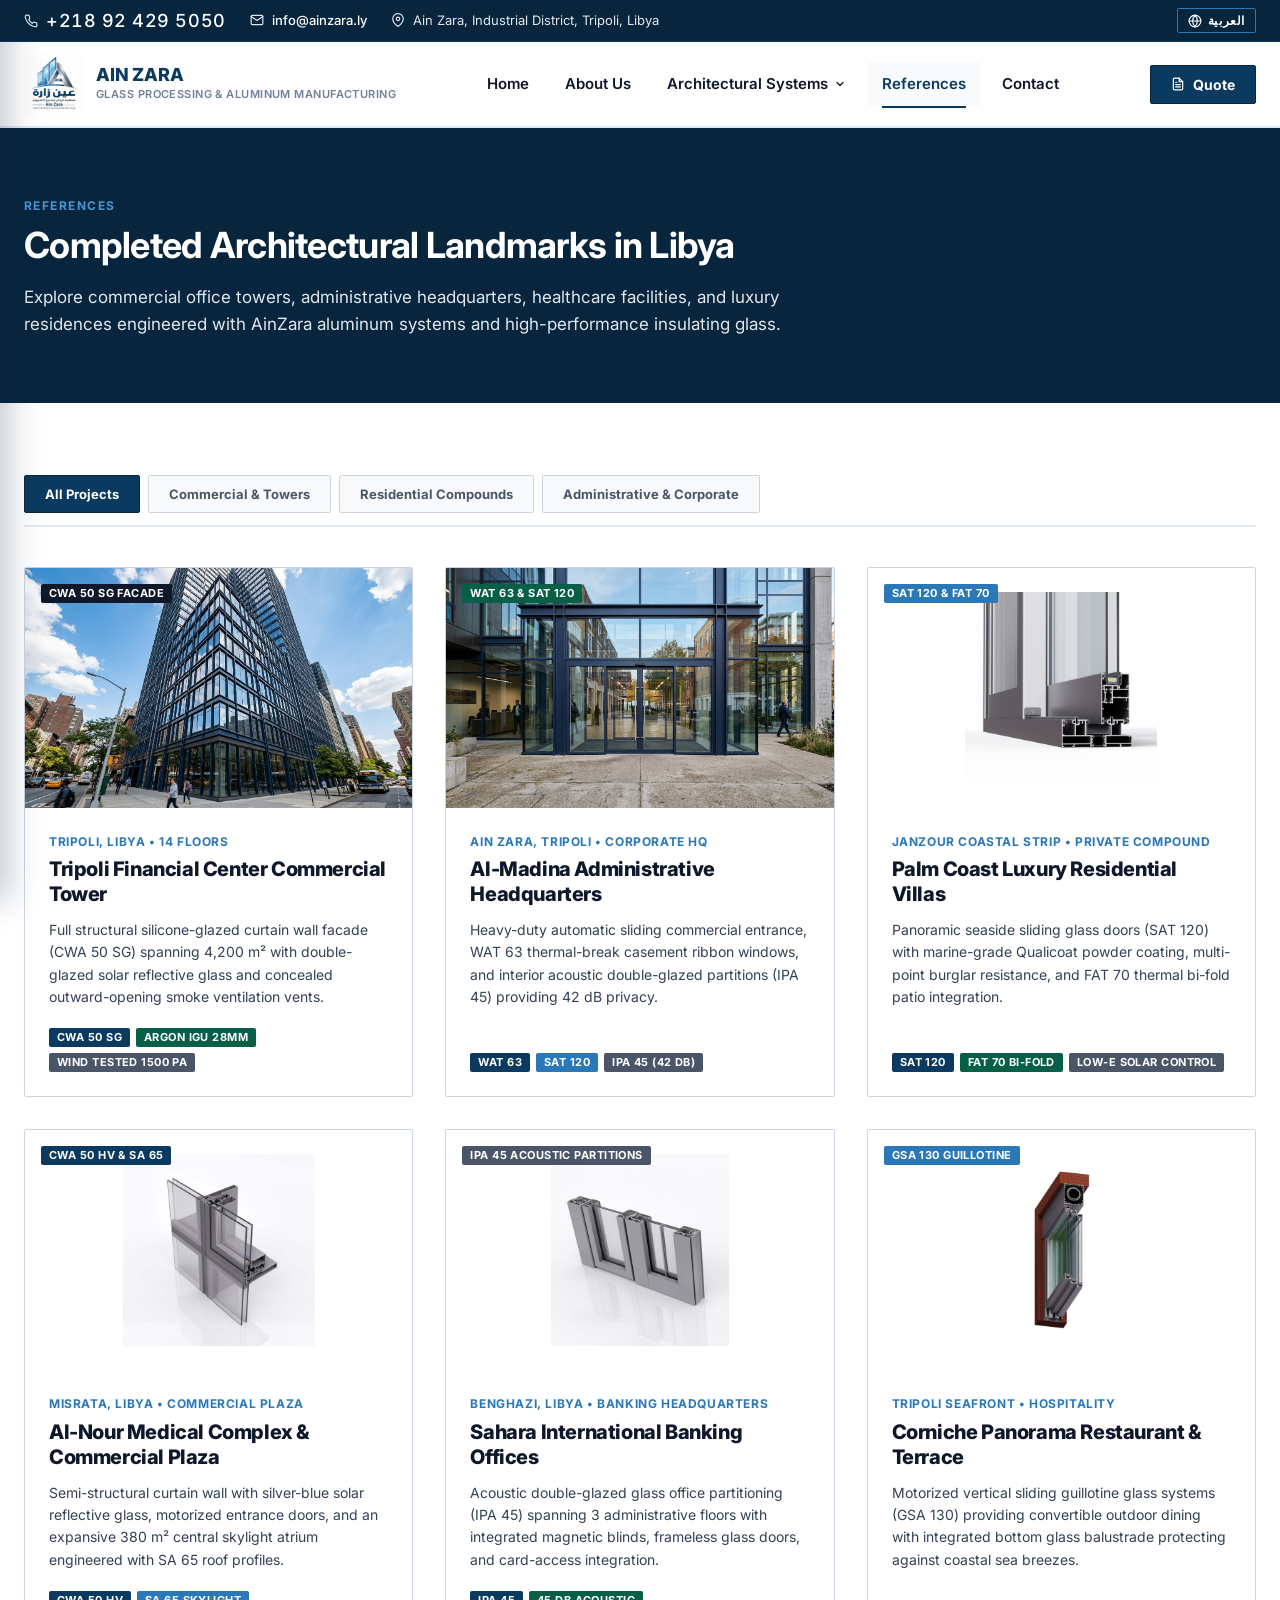
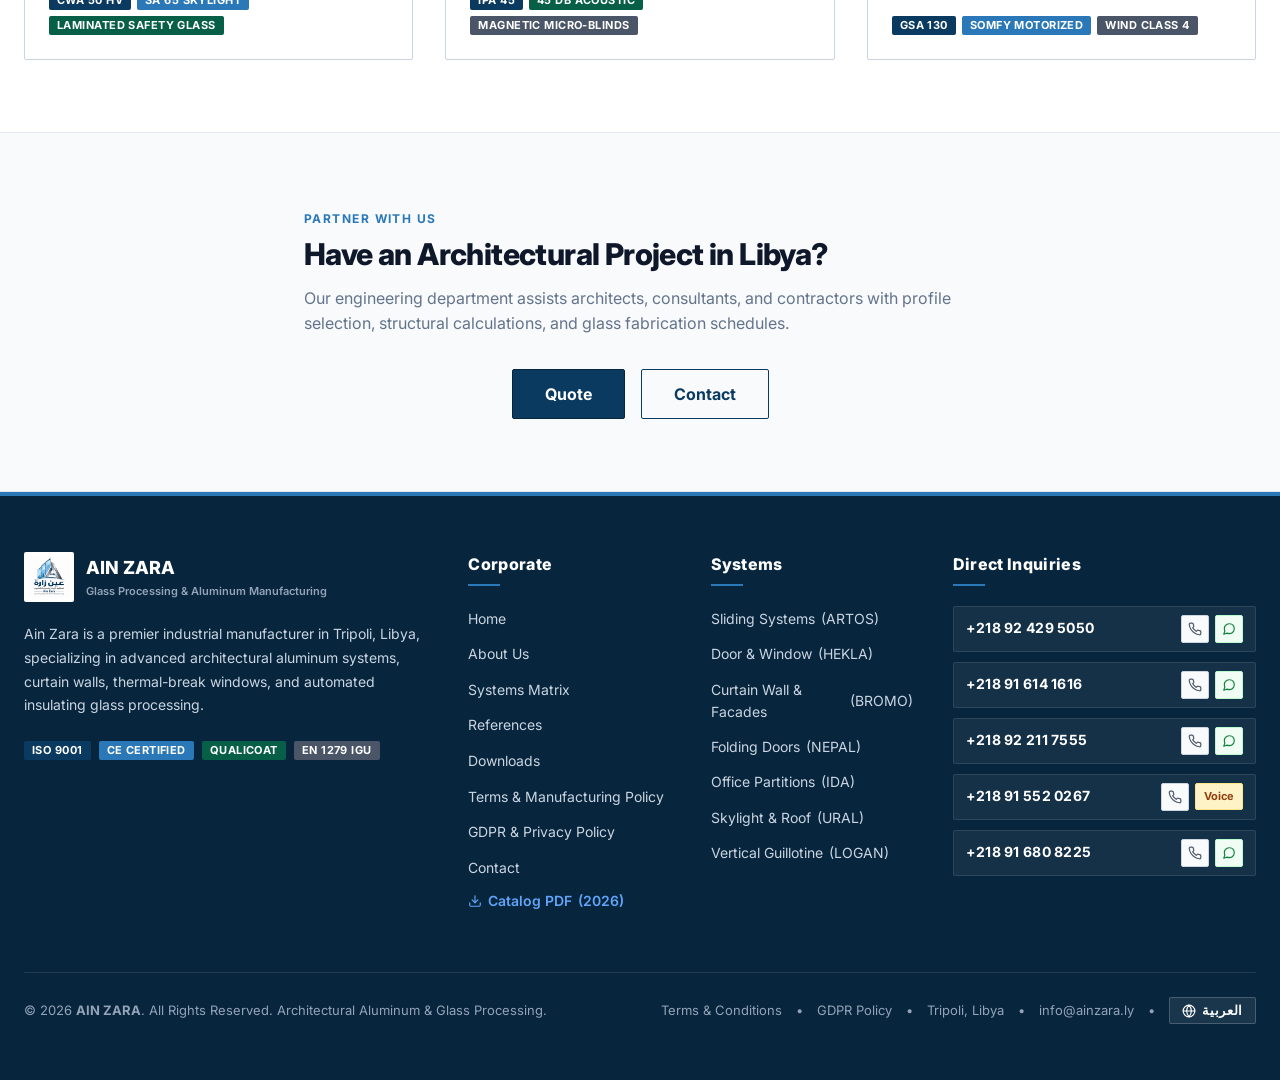
<file: references.html>
<!DOCTYPE html>
<html lang="en" dir="ltr">
<head>
  <meta charset="UTF-8">
  <meta name="viewport" content="width=device-width, initial-scale=1.0">
  <meta http-equiv="Content-Security-Policy" content="default-src 'self' 'unsafe-inline' 'unsafe-eval' http: https: data: blob: ws: wss:; script-src 'self' 'unsafe-inline' 'unsafe-eval' http: https:; style-src 'self' 'unsafe-inline' http: https:; img-src 'self' data: blob: http: https:; font-src 'self' data: http: https:; connect-src 'self' http: https: ws: wss:;">
  <title>Architectural References & Projects | AinZara Aluminum Libya</title>
  <meta name="description" content="Showcase of completed architectural aluminum facade, curtain wall, and insulating glass projects in Tripoli, Benghazi, and Misrata by Ain Zara.">
  
  <meta property="og:title" content="AinZara Architectural References">
  <meta property="og:description" content="Completed high-rise facades, structural glazing, and commercial installations in Libya.">
  <meta property="og:image" content="assets/Images/hero-slider-2.jpg">

  <link rel="icon" type="image/jpeg" href="assets/Images/Logo.jpeg">
  <link rel="stylesheet" href="assets/css/style.css">
</head>
<body>

  <!-- Dynamic Header Placeholder -->
  <div id="header-placeholder"></div>

  <!-- Page Header -->
  <section class="section" style="background-color: var(--color-primary-dark); color: #FFFFFF; padding: 4rem 0;">
    <div class="container">
      <span class="section-tag" style="color: var(--color-secondary-light);" data-i18n="nav_references">Project Portfolio</span>
      <h1 style="color: #FFFFFF; font-size: 2.25rem; margin-bottom: 1rem;">Completed Architectural Landmarks in Libya</h1>
      <p style="color: #E2E8F0; max-width: 820px; font-size: 1.0625rem; line-height: 1.6;">
        Explore commercial office towers, administrative headquarters, healthcare facilities, and luxury residences engineered with AinZara aluminum systems and high-performance insulating glass.
      </p>
    </div>
  </section>

  <!-- Projects Grid -->
  <section class="section">
    <div class="container">
      <!-- Sector Filter Tabs -->
      <div class="catalog-tabs" id="project-filter-tabs">
        <button type="button" class="catalog-tab-btn active" data-filter="all">All Projects</button>
        <button type="button" class="catalog-tab-btn" data-filter="commercial">Commercial & Towers</button>
        <button type="button" class="catalog-tab-btn" data-filter="residential">Residential Compounds</button>
        <button type="button" class="catalog-tab-btn" data-filter="corporate">Administrative & Corporate</button>
      </div>

      <div class="projects-grid">
        <!-- Project 1 -->
        <div class="project-card" data-category="commercial">
          <div class="project-card-media">
            <img src="assets/Images/hero-slider-2.jpg" alt="Tripoli Financial Tower Curtain Wall" class="project-card-img">
            <span class="badge badge-facade project-card-badge">CWA 50 SG Facade</span>
          </div>
          <div class="project-card-body">
            <span class="project-location">Tripoli, Libya &bull; 14 Floors</span>
            <h3 class="project-name">Tripoli Financial Center Commercial Tower</h3>
            <p class="project-desc">
              Full structural silicone-glazed curtain wall facade (CWA 50 SG) spanning 4,200 m² with double-glazed solar reflective glass and concealed outward-opening smoke ventilation vents.
            </p>
            <div class="project-systems-list">
              <span class="badge badge-primary">CWA 50 SG</span>
              <span class="badge badge-thermal">Argon IGU 28mm</span>
              <span class="badge badge-standard">Wind Tested 1500 Pa</span>
            </div>
          </div>
        </div>

        <!-- Project 2 -->
        <div class="project-card" data-category="corporate">
          <div class="project-card-media">
            <img src="assets/Images/hero-slider-1.jpg" alt="Al-Madina Administrative Headquarters" class="project-card-img">
            <span class="badge badge-thermal project-card-badge">WAT 63 & SAT 120</span>
          </div>
          <div class="project-card-body">
            <span class="project-location">Ain Zara, Tripoli &bull; Corporate HQ</span>
            <h3 class="project-name">Al-Madina Administrative Headquarters</h3>
            <p class="project-desc">
              Heavy-duty automatic sliding commercial entrance, WAT 63 thermal-break casement ribbon windows, and interior acoustic double-glazed partitions (IPA 45) providing 42 dB privacy.
            </p>
            <div class="project-systems-list">
              <span class="badge badge-primary">WAT 63</span>
              <span class="badge badge-secondary">SAT 120</span>
              <span class="badge badge-standard">IPA 45 (42 dB)</span>
            </div>
          </div>
        </div>

        <!-- Project 3 -->
        <div class="project-card" data-category="residential">
          <div class="project-card-media">
            <img src="assets/Sliding/sat120.jpg" alt="Palm Coast Luxury Villa Residence" class="project-card-img" style="object-fit: contain; background: #FFFFFF; padding: 1.5rem;">
            <span class="badge badge-secondary project-card-badge">SAT 120 & FAT 70</span>
          </div>
          <div class="project-card-body">
            <span class="project-location">Janzour Coastal Strip &bull; Private Compound</span>
            <h3 class="project-name">Palm Coast Luxury Residential Villas</h3>
            <p class="project-desc">
              Panoramic seaside sliding glass doors (SAT 120) with marine-grade Qualicoat powder coating, multi-point burglar resistance, and FAT 70 thermal bi-fold patio integration.
            </p>
            <div class="project-systems-list">
              <span class="badge badge-primary">SAT 120</span>
              <span class="badge badge-thermal">FAT 70 Bi-Fold</span>
              <span class="badge badge-standard">Low-E Solar Control</span>
            </div>
          </div>
        </div>

        <!-- Project 4 -->
        <div class="project-card" data-category="commercial">
          <div class="project-card-media">
            <img src="assets/Facade/CWA50HV.jpg" alt="Misrata Commercial Mall & Medical Center" class="project-card-img" style="object-fit: contain; background: #FFFFFF; padding: 1.5rem;">
            <span class="badge badge-primary project-card-badge">CWA 50 HV & SA 65</span>
          </div>
          <div class="project-card-body">
            <span class="project-location">Misrata, Libya &bull; Commercial Plaza</span>
            <h3 class="project-name">Al-Nour Medical Complex & Commercial Plaza</h3>
            <p class="project-desc">
              Semi-structural curtain wall with silver-blue solar reflective glass, motorized entrance doors, and an expansive 380 m² central skylight atrium engineered with SA 65 roof profiles.
            </p>
            <div class="project-systems-list">
              <span class="badge badge-primary">CWA 50 HV</span>
              <span class="badge badge-secondary">SA 65 Skylight</span>
              <span class="badge badge-thermal">Laminated Safety Glass</span>
            </div>
          </div>
        </div>

        <!-- Project 5 -->
        <div class="project-card" data-category="corporate">
          <div class="project-card-media">
            <img src="assets/Office/ipa45.jpg" alt="Benghazi Executive Banking Headquarters" class="project-card-img" style="object-fit: contain; background: #FFFFFF; padding: 1.5rem;">
            <span class="badge badge-standard project-card-badge">IPA 45 Acoustic Partitions</span>
          </div>
          <div class="project-card-body">
            <span class="project-location">Benghazi, Libya &bull; Banking Headquarters</span>
            <h3 class="project-name">Sahara International Banking Offices</h3>
            <p class="project-desc">
              Acoustic double-glazed glass office partitioning (IPA 45) spanning 3 administrative floors with integrated magnetic blinds, frameless glass doors, and card-access integration.
            </p>
            <div class="project-systems-list">
              <span class="badge badge-primary">IPA 45</span>
              <span class="badge badge-thermal">45 dB Acoustic</span>
              <span class="badge badge-standard">Magnetic Micro-Blinds</span>
            </div>
          </div>
        </div>

        <!-- Project 6 -->
        <div class="project-card" data-category="commercial">
          <div class="project-card-media">
            <img src="assets/Vertical-Sliding/gsa130.jpg" alt="Tripoli Seashore Restaurant & Cafe" class="project-card-img" style="object-fit: contain; background: #FFFFFF; padding: 1.5rem;">
            <span class="badge badge-secondary project-card-badge">GSA 130 Guillotine</span>
          </div>
          <div class="project-card-body">
            <span class="project-location">Tripoli Seafront &bull; Hospitality</span>
            <h3 class="project-name">Corniche Panorama Restaurant & Terrace</h3>
            <p class="project-desc">
              Motorized vertical sliding guillotine glass systems (GSA 130) providing convertible outdoor dining with integrated bottom glass balustrade protecting against coastal sea breezes.
            </p>
            <div class="project-systems-list">
              <span class="badge badge-primary">GSA 130</span>
              <span class="badge badge-secondary">Somfy Motorized</span>
              <span class="badge badge-standard">Wind Class 4</span>
            </div>
          </div>
        </div>
      </div>
    </div>
  </section>

  <!-- CTA Section -->
  <section class="section section-bg-card text-center">
    <div class="container" style="max-width: 720px;">
      <span class="section-tag">Partner With Us</span>
      <h2 class="section-title">Have an Architectural Project in Libya?</h2>
      <p class="section-subtitle" style="margin-bottom: 2rem;">
        Our engineering department assists architects, consultants, and contractors with profile selection, structural calculations, and glass fabrication schedules.
      </p>
      <div style="display: flex; gap: 1rem; justify-content: center; flex-wrap: wrap;">
        <button type="button" class="btn btn-primary btn-lg" onclick="window.AinZaraApp.openRfqModal()" data-i18n="btn_rfq">Request a Quote</button>
        <a href="contact.html" class="btn btn-outline btn-lg" data-i18n="nav_contact">Contact Engineering Office</a>
      </div>
    </div>
  </section>

  <!-- Quick-Action RFQ Modal -->
  <div class="modal-backdrop" id="rfq-modal" role="dialog" aria-modal="true">
    <div class="modal-window">
      <div class="modal-header">
        <h3 class="modal-title" data-i18n="rfq_modal_title">Request an Engineering Quote</h3>
        <button type="button" class="modal-close-btn" id="rfq-modal-close" aria-label="Close Modal">&times;</button>
      </div>
      <div class="modal-body">
        <form id="rfq-form">
          <div class="form-row">
            <div class="form-group">
              <label class="form-label" data-i18n="rfq_field_name">Full Name</label>
              <input type="text" class="form-control" required placeholder="Architect / Contractor Name">
            </div>
            <div class="form-group">
              <label class="form-label" data-i18n="rfq_field_company">Company / Architecture Firm</label>
              <input type="text" class="form-control" placeholder="Company Name">
            </div>
          </div>
          <div class="form-row">
            <div class="form-group">
              <label class="form-label" data-i18n="rfq_field_phone">Contact Phone Number</label>
              <input type="tel" class="form-control" required placeholder="+218 9X XXX XXXX">
            </div>
            <div class="form-group">
              <label class="form-label" data-i18n="rfq_field_system">Target Architectural System</label>
              <select class="form-control" id="rfq-system-select">
                <option value="sat120">SAT 120 Lift & Slide (ARTOS)</option>
                <option value="slat64">SLAT 64 Monorail/Multi-rail (ARTOS)</option>
                <option value="wat63">WAT 63 Thermal Break (HEKLA)</option>
                <option value="wa55">WA 55 Standard Casement (HEKLA)</option>
                <option value="wa45">WA 45 Economic Casement (HEKLA)</option>
                <option value="CWA50sg">CWA 50 SG Structural Glazing (BROMO)</option>
                <option value="CWA50HV">CWA 50 HV Semi-Structural (BROMO)</option>
                <option value="fat70">FAT 70 Heavy-Duty Bi-Fold (NEPAL)</option>
                <option value="fat55">FAT 55 Insulated Bi-Fold (NEPAL)</option>
                <option value="ipa45">IPA 45 Acoustic Double Glass (IDA)</option>
                <option value="ipa30">IPA 30 Slim Partition (IDA)</option>
                <option value="sa65">SA 65 Skylight Veranda (URAL)</option>
                <option value="sa65-2">SA 65-2 Wintergarden Roof (URAL)</option>
                <option value="gsa130">GSA 130 Guillotine Vertical (LOGAN)</option>
              </select>
            </div>
          </div>
          <div class="form-group">
            <label class="form-label" data-i18n="rfq_field_glass">Glass Processing Specification</label>
            <select class="form-control">
              <option>Double Glazed IGU with Argon Gas (Standard 6mm + 16Ar + 6mm)</option>
              <option>Triple Glazed High-Performance Low-E Acoustic</option>
              <option>Tempered Clear & Tinted Safety Glass (8mm / 10mm / 12mm)</option>
              <option>Laminated Acoustic Safety Glass (PVB Interlayer)</option>
              <option>Solar Reflective & Low-E Coated Glazing</option>
            </select>
          </div>
          <div class="form-group">
            <label class="form-label" data-i18n="rfq_field_notes">Project Scope, Dimensions & Schedule</label>
            <textarea class="form-control" rows="3" placeholder="Approximate m², opening sizes, building elevation, delivery location..."></textarea>
          </div>
          <button type="submit" class="btn btn-primary" style="width: 100%;" data-i18n="rfq_submit">Submit RFQ Request</button>
        </form>
      </div>
    </div>
  </div>

  <!-- Dynamic Footer Placeholder -->
  <div id="footer-placeholder"></div>

  <!-- Scripts -->
  <script src="assets/js/header.js"></script>
  <script src="assets/js/footer.js"></script>
  <script src="assets/js/i18n.js"></script>
  <script src="assets/js/navigation.js"></script>
  <script src="assets/js/main.js"></script>

  <script>
    // Project Category Filter Tabs
    document.querySelectorAll('#project-filter-tabs .catalog-tab-btn').forEach(btn => {
      btn.addEventListener('click', () => {
        document.querySelectorAll('#project-filter-tabs .catalog-tab-btn').forEach(b => b.classList.remove('active'));
        btn.classList.add('active');

        const filter = btn.getAttribute('data-filter');
        document.querySelectorAll('.project-card').forEach(card => {
          const cat = card.getAttribute('data-category');
          if (filter === 'all' || cat === filter) {
            card.style.display = 'flex';
          } else {
            card.style.display = 'none';
          }
        });
      });
    });
  </script>
</body>
</html>
</file>
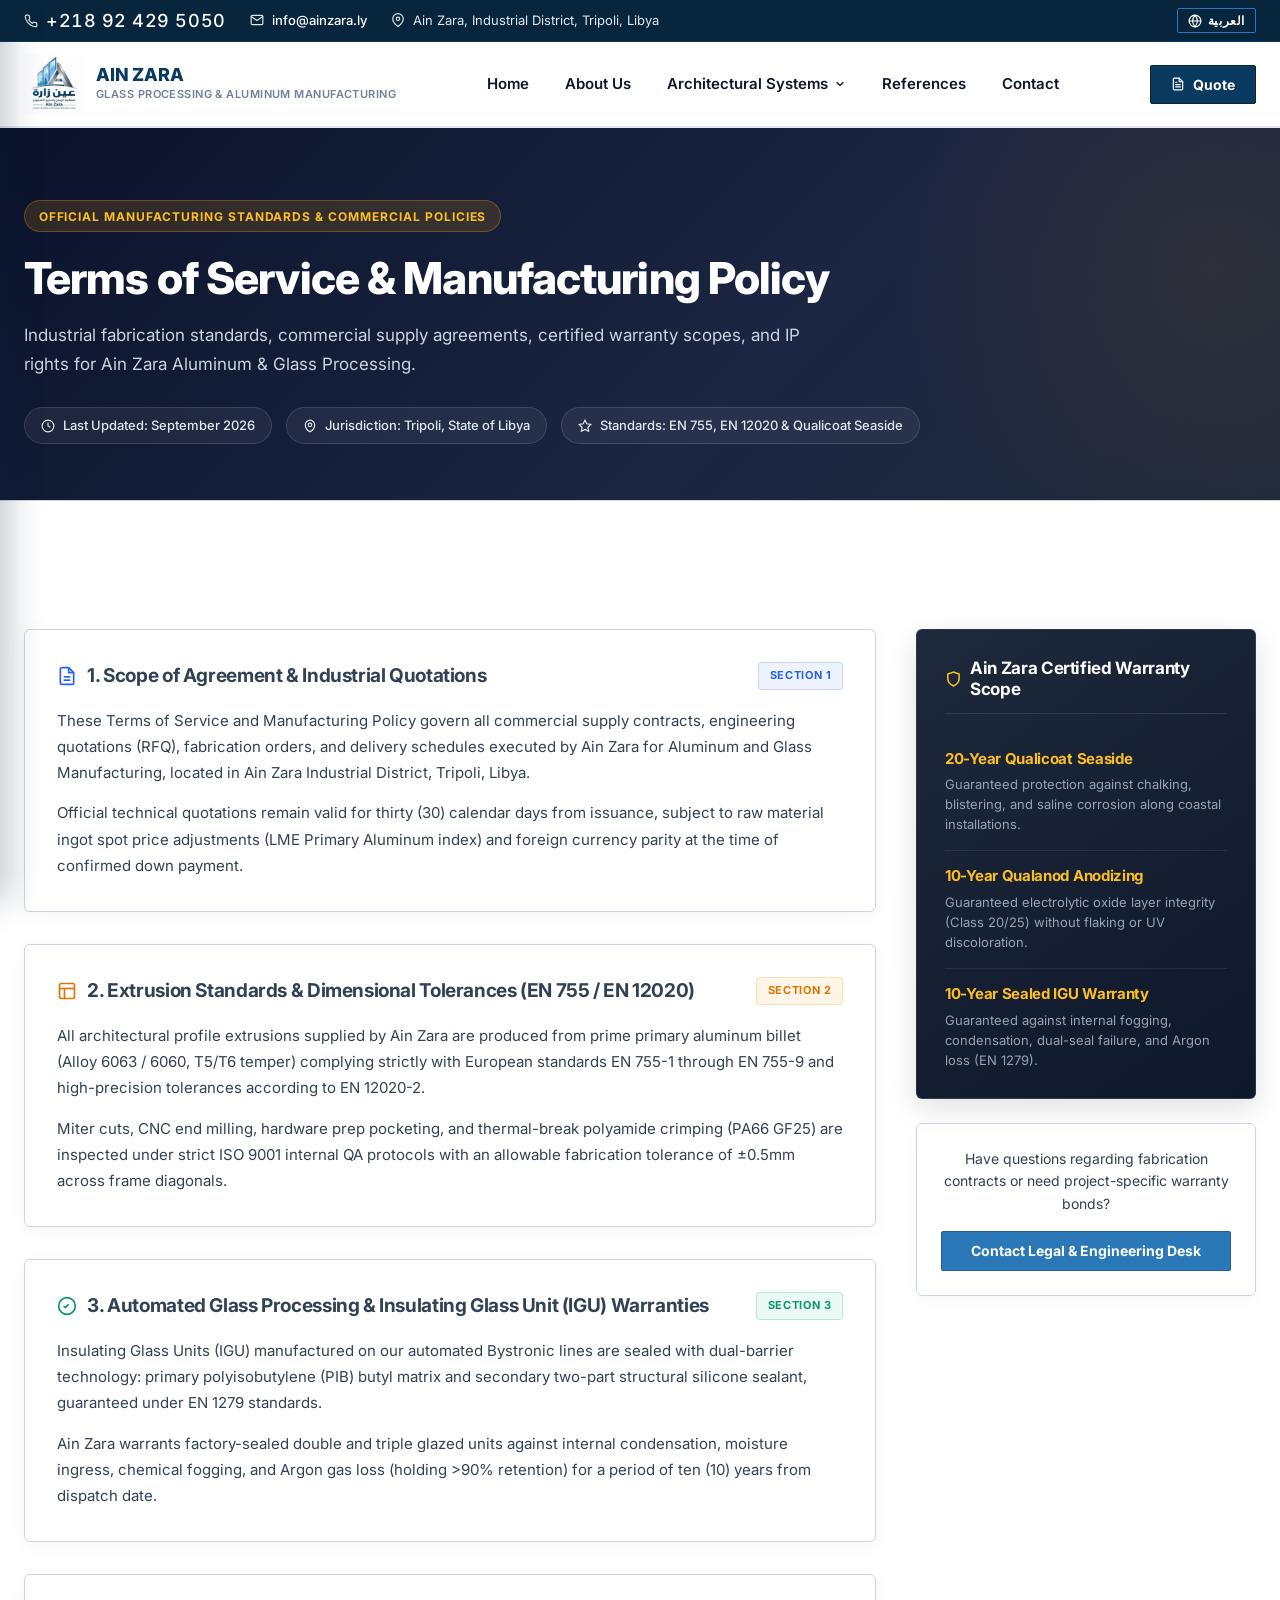
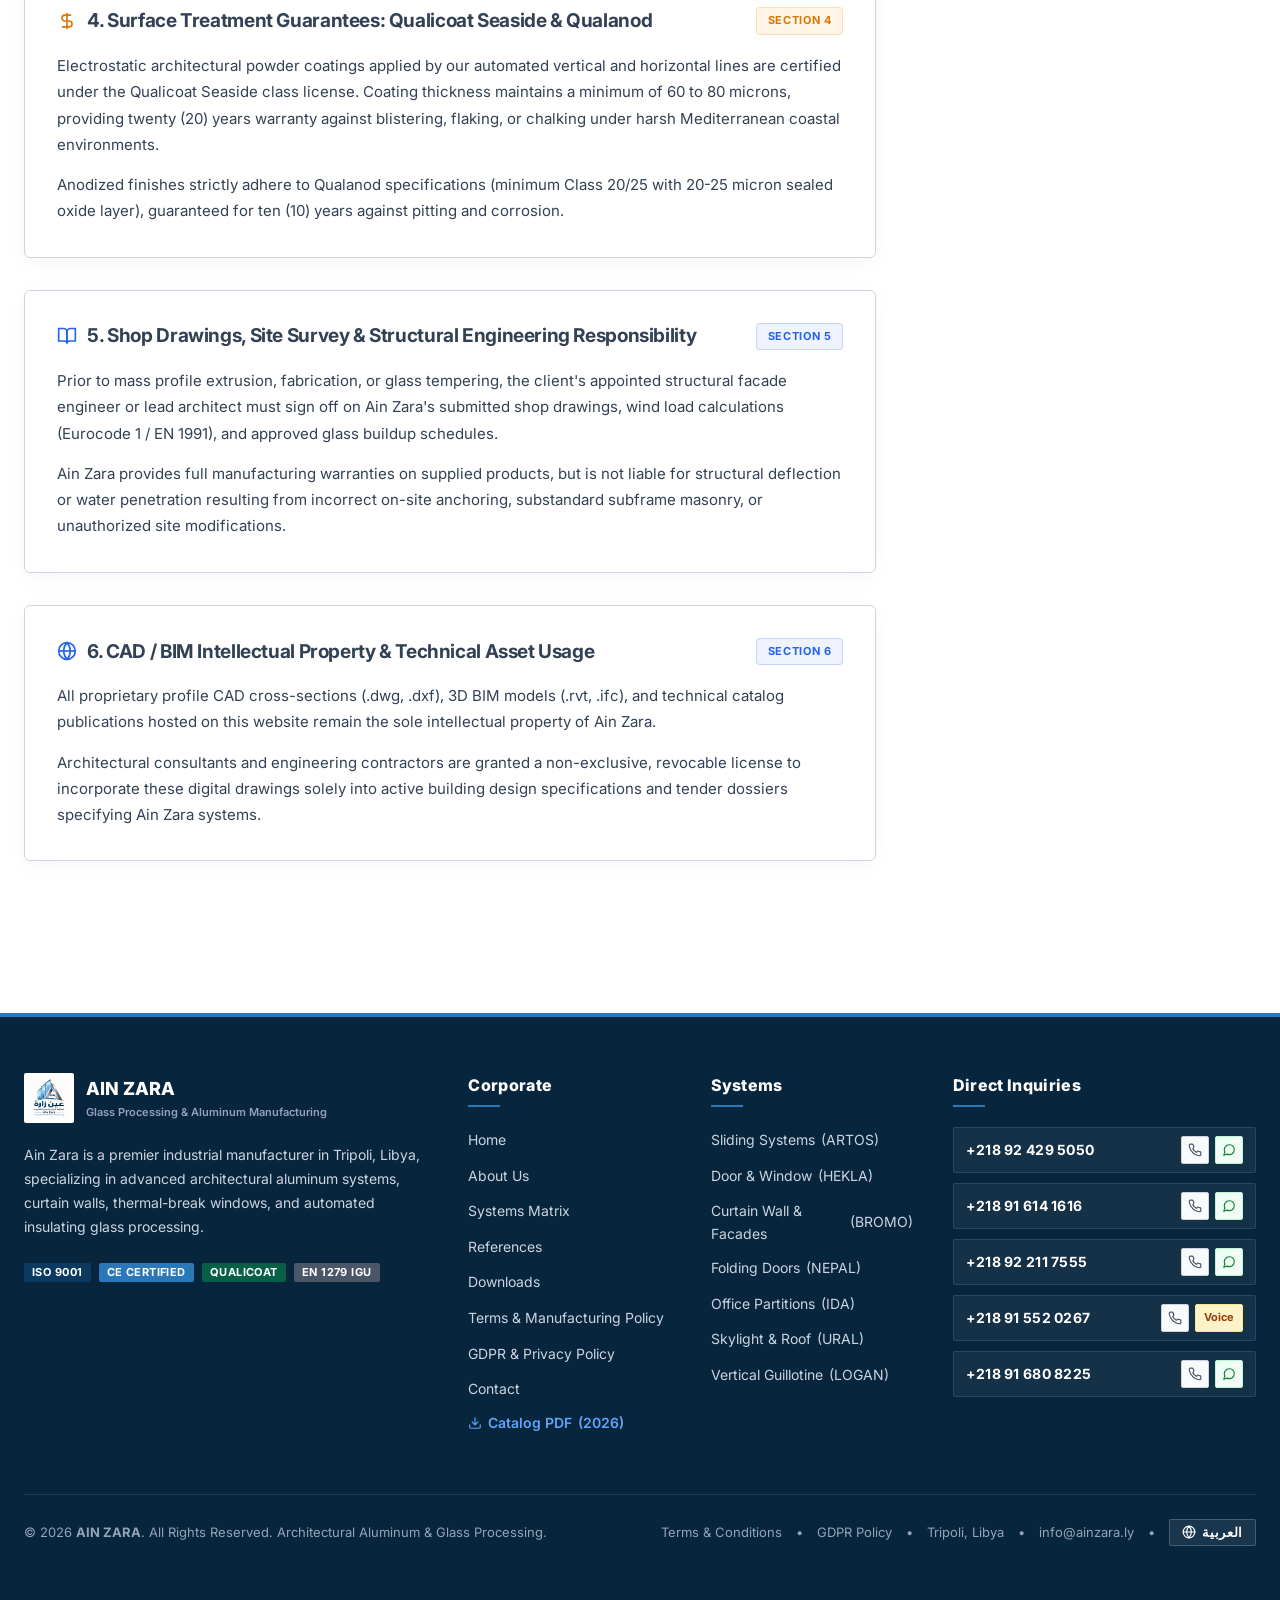
<file: terms.html>
<!DOCTYPE html>
<html lang="en" dir="ltr">
<head>
  <meta charset="UTF-8">
  <meta name="viewport" content="width=device-width, initial-scale=1.0">
  <meta http-equiv="Content-Security-Policy" content="default-src 'self' 'unsafe-inline' 'unsafe-eval' http: https: data: blob: ws: wss:; script-src 'self' 'unsafe-inline' 'unsafe-eval' http: https:; style-src 'self' 'unsafe-inline' http: https:; img-src 'self' data: blob: http: https:; font-src 'self' data: http: https:; connect-src 'self' http: https: ws: wss:;">
  <title>Terms & Manufacturing Policy | AinZara Aluminum & Glass</title>
  <meta name="description" content="Manufacturing terms of service, architectural fabrication standards (EN 755 / EN 12020), 20-year Qualicoat Seaside warranty, and CAD/BIM usage rights for Ain Zara.">
  
  <meta property="og:title" content="AinZara Terms & Manufacturing Policy">
  <meta property="og:description" content="Official fabrication policies, European extrusion standards, double-glazed IGU warranties, and architectural terms.">
  <meta property="og:image" content="assets/Images/hero-slider-1.jpg">

  <link rel="icon" type="image/jpeg" href="assets/Images/Logo.jpeg">
  <link rel="stylesheet" href="assets/css/style.css">
</head>
<body>

  <!-- Dynamic Header Placeholder -->
  <div id="header-placeholder"></div>

  <!-- Policy Hero Section -->
  <section class="policy-hero">
    <div class="container">
      <span class="hero-tagline" data-i18n="terms_hero_badge">
        <svg width="14" height="14" viewBox="0 0 24 24" fill="none" stroke="currentColor" stroke-width="2.2"><path d="M12 22s8-4 8-10V5l-8-3-8 3v7c0 6 8 10 8 10z"></path></svg>
        Official Manufacturing Standards & Commercial Policies
      </span>
      <h1 data-i18n="terms_hero_title">Terms of Service & Manufacturing Policy</h1>
      <p class="hero-lead" data-i18n="terms_hero_subtitle">
        Industrial fabrication standards, commercial supply agreements, certified warranty scopes, and IP rights for Ain Zara Aluminum & Glass Processing.
      </p>

      <!-- Metadata Bar -->
      <div class="policy-meta-bar">
        <span class="policy-meta-pill">
          <svg width="14" height="14" viewBox="0 0 24 24" fill="none" stroke="currentColor" stroke-width="2"><circle cx="12" cy="12" r="10"></circle><polyline points="12 6 12 12 16 14"></polyline></svg>
          <span data-i18n="terms_meta_updated">Last Updated: September 2026</span>
        </span>
        <span class="policy-meta-pill">
          <svg width="14" height="14" viewBox="0 0 24 24" fill="none" stroke="currentColor" stroke-width="2"><path d="M12 22s-8-4.5-8-11.8A8 8 0 0 1 12 2a8 8 0 0 1 8 8.2c0 7.3-8 11.8-8 11.8z"></path><circle cx="12" cy="10" r="3"></circle></svg>
          <span data-i18n="terms_meta_jurisdiction">Jurisdiction: Tripoli, State of Libya</span>
        </span>
        <span class="policy-meta-pill">
          <svg width="14" height="14" viewBox="0 0 24 24" fill="none" stroke="currentColor" stroke-width="2"><path d="M12 2l3.09 6.26L22 9.27l-5 4.87 1.18 6.88L12 17.77l-6.18 3.25L7 14.14 2 9.27l6.91-1.01L12 2z"></path></svg>
          <span data-i18n="terms_meta_scope">Standards: EN 755, EN 12020 & Qualicoat Seaside</span>
        </span>
      </div>
    </div>
  </section>

  <!-- Policy Details & Legal Grid -->
  <section class="section" style="background: var(--color-background);">
    <div class="container">
      <div class="policy-layout-grid">
        
        <!-- Left Column: Legal Clauses -->
        <div class="policy-content-stream">
          
          <!-- Clause 1 -->
          <article class="policy-clause-card">
            <div class="policy-clause-header">
              <h2 class="policy-clause-title">
                <svg width="20" height="20" viewBox="0 0 24 24" fill="none" stroke="#2563EB" stroke-width="2"><path d="M14 2H6a2 2 0 0 0-2 2v16a2 2 0 0 0 2 2h12a2 2 0 0 0 2-2V8z"></path><polyline points="14 2 14 8 20 8"></polyline><line x1="16" y1="13" x2="8" y2="13"></line><line x1="16" y1="17" x2="8" y2="17"></line></svg>
                <span data-i18n="terms_sec1_title">1. Scope of Agreement & Industrial Quotations</span>
              </h2>
              <span class="policy-clause-badge" data-i18n="terms_sec1_badge">Section 1</span>
            </div>
            <div class="policy-clause-body">
              <p data-i18n="terms_sec1_p1">
                These Terms of Service and Manufacturing Policy govern all commercial supply contracts, engineering quotations (RFQ), fabrication orders, and delivery schedules executed by Ain Zara for Aluminum and Glass Manufacturing, located in Ain Zara Industrial District, Tripoli, Libya.
              </p>
              <p data-i18n="terms_sec1_p2">
                Official technical quotations remain valid for thirty (30) calendar days from issuance, subject to raw material ingot spot price adjustments (LME Primary Aluminum index) and foreign currency parity at the time of confirmed down payment.
              </p>
            </div>
          </article>

          <!-- Clause 2 -->
          <article class="policy-clause-card">
            <div class="policy-clause-header">
              <h2 class="policy-clause-title">
                <svg width="20" height="20" viewBox="0 0 24 24" fill="none" stroke="#D97706" stroke-width="2"><rect x="3" y="3" width="18" height="18" rx="2" ry="2"></rect><line x1="3" y1="9" x2="21" y2="9"></line><line x1="9" y1="21" x2="9" y2="9"></line></svg>
                <span data-i18n="terms_sec2_title">2. Extrusion Standards & Dimensional Tolerances (EN 755 / EN 12020)</span>
              </h2>
              <span class="policy-clause-badge gold" data-i18n="terms_sec2_badge">Section 2</span>
            </div>
            <div class="policy-clause-body">
              <p data-i18n="terms_sec2_p1">
                All architectural profile extrusions supplied by Ain Zara are produced from prime primary aluminum billet (Alloy 6063 / 6060, T5/T6 temper) complying strictly with European standards EN 755-1 through EN 755-9 and high-precision tolerances according to EN 12020-2.
              </p>
              <p data-i18n="terms_sec2_p2">
                Miter cuts, CNC end milling, hardware prep pocketing, and thermal-break polyamide crimping (PA66 GF25) are inspected under strict ISO 9001 internal QA protocols with an allowable fabrication tolerance of ±0.5mm across frame diagonals.
              </p>
            </div>
          </article>

          <!-- Clause 3 -->
          <article class="policy-clause-card">
            <div class="policy-clause-header">
              <h2 class="policy-clause-title">
                <svg width="20" height="20" viewBox="0 0 24 24" fill="none" stroke="#059669" stroke-width="2"><circle cx="12" cy="12" r="10"></circle><path d="M8 12l2 2 4-4"></path></svg>
                <span data-i18n="terms_sec3_title">3. Automated Glass Processing & Insulating Glass Unit (IGU) Warranties</span>
              </h2>
              <span class="policy-clause-badge emerald" data-i18n="terms_sec3_badge">Section 3</span>
            </div>
            <div class="policy-clause-body">
              <p data-i18n="terms_sec3_p1">
                Insulating Glass Units (IGU) manufactured on our automated Bystronic lines are sealed with dual-barrier technology: primary polyisobutylene (PIB) butyl matrix and secondary two-part structural silicone sealant, guaranteed under EN 1279 standards.
              </p>
              <p data-i18n="terms_sec3_p2">
                Ain Zara warrants factory-sealed double and triple glazed units against internal condensation, moisture ingress, chemical fogging, and Argon gas loss (holding >90% retention) for a period of ten (10) years from dispatch date.
              </p>
            </div>
          </article>

          <!-- Clause 4 -->
          <article class="policy-clause-card">
            <div class="policy-clause-header">
              <h2 class="policy-clause-title">
                <svg width="20" height="20" viewBox="0 0 24 24" fill="none" stroke="#D97706" stroke-width="2"><path d="M12 2v20M17 5H9.5a3.5 3.5 0 0 0 0 7h5a3.5 3.5 0 0 1 0 7H6"></path></svg>
                <span data-i18n="terms_sec4_title">4. Surface Treatment Guarantees: Qualicoat Seaside & Qualanod</span>
              </h2>
              <span class="policy-clause-badge gold" data-i18n="terms_sec4_badge">Section 4</span>
            </div>
            <div class="policy-clause-body">
              <p data-i18n="terms_sec4_p1">
                Electrostatic architectural powder coatings applied by our automated vertical and horizontal lines are certified under the Qualicoat Seaside class license. Coating thickness maintains a minimum of 60 to 80 microns, providing twenty (20) years warranty against blistering, flaking, or chalking under harsh Mediterranean coastal environments.
              </p>
              <p data-i18n="terms_sec4_p2">
                Anodized finishes strictly adhere to Qualanod specifications (minimum Class 20/25 with 20-25 micron sealed oxide layer), guaranteed for ten (10) years against pitting and corrosion.
              </p>
            </div>
          </article>

          <!-- Clause 5 -->
          <article class="policy-clause-card">
            <div class="policy-clause-header">
              <h2 class="policy-clause-title">
                <svg width="20" height="20" viewBox="0 0 24 24" fill="none" stroke="#2563EB" stroke-width="2"><path d="M2 3h6a4 4 0 0 1 4 4v14a3 3 0 0 0-3-3H2z"></path><path d="M22 3h-6a4 4 0 0 0-4 4v14a3 3 0 0 1 3-3h7z"></path></svg>
                <span data-i18n="terms_sec5_title">5. Shop Drawings, Site Survey & Structural Engineering Responsibility</span>
              </h2>
              <span class="policy-clause-badge" data-i18n="terms_sec5_badge">Section 5</span>
            </div>
            <div class="policy-clause-body">
              <p data-i18n="terms_sec5_p1">
                Prior to mass profile extrusion, fabrication, or glass tempering, the client's appointed structural facade engineer or lead architect must sign off on Ain Zara's submitted shop drawings, wind load calculations (Eurocode 1 / EN 1991), and approved glass buildup schedules.
              </p>
              <p data-i18n="terms_sec5_p2">
                Ain Zara provides full manufacturing warranties on supplied products, but is not liable for structural deflection or water penetration resulting from incorrect on-site anchoring, substandard subframe masonry, or unauthorized site modifications.
              </p>
            </div>
          </article>

          <!-- Clause 6 -->
          <article class="policy-clause-card">
            <div class="policy-clause-header">
              <h2 class="policy-clause-title">
                <svg width="20" height="20" viewBox="0 0 24 24" fill="none" stroke="#2563EB" stroke-width="2"><circle cx="12" cy="12" r="10"></circle><line x1="2" y1="12" x2="22" y2="12"></line><path d="M12 2a15.3 15.3 0 0 1 4 10 15.3 15.3 0 0 1-4 10 15.3 15.3 0 0 1-4-10 15.3 15.3 0 0 1 4-10z"></path></svg>
                <span data-i18n="terms_sec6_title">6. CAD / BIM Intellectual Property & Technical Asset Usage</span>
              </h2>
              <span class="policy-clause-badge" data-i18n="terms_sec6_badge">Section 6</span>
            </div>
            <div class="policy-clause-body">
              <p data-i18n="terms_sec6_p1">
                All proprietary profile CAD cross-sections (.dwg, .dxf), 3D BIM models (.rvt, .ifc), and technical catalog publications hosted on this website remain the sole intellectual property of Ain Zara.
              </p>
              <p data-i18n="terms_sec6_p2">
                Architectural consultants and engineering contractors are granted a non-exclusive, revocable license to incorporate these digital drawings solely into active building design specifications and tender dossiers specifying Ain Zara systems.
              </p>
            </div>
          </article>

        </div>

        <!-- Right Column: Sidebar Warranty Summary & Desk Contact -->
        <aside class="policy-sidebar">
          
          <div class="policy-summary-card">
            <h3 class="policy-summary-title">
              <svg width="18" height="18" viewBox="0 0 24 24" fill="none" stroke="#FBBF24" stroke-width="2.2"><path d="M12 22s8-4 8-10V5l-8-3-8 3v7c0 6 8 10 8 10z"></path></svg>
              <span data-i18n="terms_warranty_title">Ain Zara Certified Warranty Scope</span>
            </h3>

            <div class="policy-highlight-item">
              <h4 data-i18n="terms_w1_title">20-Year Qualicoat Seaside</h4>
              <p data-i18n="terms_w1_desc">Guaranteed protection against chalking, blistering, and saline corrosion along coastal installations.</p>
            </div>

            <div class="policy-highlight-item">
              <h4 data-i18n="terms_w2_title">10-Year Qualanod Anodizing</h4>
              <p data-i18n="terms_w2_desc">Guaranteed electrolytic oxide layer integrity (Class 20/25) without flaking or UV discoloration.</p>
            </div>

            <div class="policy-highlight-item">
              <h4 data-i18n="terms_w3_title">10-Year Sealed IGU Warranty</h4>
              <p data-i18n="terms_w3_desc">Guaranteed against internal fogging, condensation, dual-seal failure, and Argon loss (EN 1279).</p>
            </div>
          </div>

          <div class="policy-contact-box">
            <p data-i18n="terms_contact_prompt">
              Have questions regarding fabrication contracts or need project-specific warranty bonds?
            </p>
            <button type="button" class="btn btn-secondary" style="width: 100%;" data-action="open-rfq" data-i18n="terms_contact_btn">
              Contact Legal & Engineering Desk
            </button>
          </div>

        </aside>

      </div>
    </div>
  </section>

  <!-- RFQ Modal Partial -->
  <div class="modal-backdrop" id="rfq-modal" role="dialog" aria-modal="true">
    <div class="modal-window">
      <div class="modal-header">
        <h3 class="modal-title" data-i18n="rfq_modal_title">Request an Engineering Quote</h3>
        <button type="button" class="modal-close-btn" id="rfq-modal-close" aria-label="Close Modal">&times;</button>
      </div>
      <div class="modal-body">
        <form id="rfq-form">
          <div class="form-row">
            <div class="form-group">
              <label class="form-label" data-i18n="rfq_field_name">Full Name</label>
              <input type="text" class="form-control" required placeholder="Architect / Contractor Name">
            </div>
            <div class="form-group">
              <label class="form-label" data-i18n="rfq_field_company">Company / Architecture Firm</label>
              <input type="text" class="form-control" placeholder="Company Name">
            </div>
          </div>
          <div class="form-row">
            <div class="form-group">
              <label class="form-label" data-i18n="rfq_field_phone">Contact Phone Number</label>
              <input type="tel" class="form-control" required placeholder="+218 9X XXX XXXX">
            </div>
            <div class="form-group">
              <label class="form-label" data-i18n="rfq_field_system">Target Architectural System</label>
              <select class="form-control" id="rfq-system-select">
                <option value="sat120">SAT 120 Lift & Slide (ARTOS)</option>
                <option value="slat64">SLAT 64 Monorail/Multi-rail (ARTOS)</option>
                <option value="wat63">WAT 63 Thermal Break (HEKLA)</option>
                <option value="wa55">WA 55 Standard Casement (HEKLA)</option>
                <option value="wa45">WA 45 Economic Casement (HEKLA)</option>
                <option value="CWA50sg">CWA 50 SG Structural Glazing (BROMO)</option>
                <option value="CWA50HV">CWA 50 HV Semi-Structural (BROMO)</option>
                <option value="fat70">FAT 70 Heavy-Duty Bi-Fold (NEPAL)</option>
                <option value="fat55">FAT 55 Insulated Bi-Fold (NEPAL)</option>
                <option value="ipa45">IPA 45 Acoustic Double Glass (IDA)</option>
                <option value="ipa30">IPA 30 Slim Partition (IDA)</option>
                <option value="sa65">SA 65 Skylight Veranda (URAL)</option>
                <option value="sa65-2">SA 65-2 Wintergarden Roof (URAL)</option>
                <option value="gsa130">GSA 130 Guillotine Vertical (LOGAN)</option>
              </select>
            </div>
          </div>
          <div class="form-group">
            <label class="form-label" data-i18n="rfq_field_glass">Glass Processing Specification</label>
            <select class="form-control">
              <option>Double Glazed IGU with Argon Gas (Standard 6mm + 16Ar + 6mm)</option>
              <option>Triple Glazed High-Performance Low-E Acoustic</option>
              <option>Tempered Clear & Tinted Safety Glass (8mm / 10mm / 12mm)</option>
              <option>Laminated Acoustic Safety Glass (PVB Interlayer)</option>
              <option>Solar Reflective & Low-E Coated Glazing</option>
            </select>
          </div>
          <div class="form-group">
            <label class="form-label" data-i18n="rfq_field_notes">Project Scope, Dimensions & Schedule</label>
            <textarea class="form-control" rows="3" placeholder="Approximate m², opening sizes, building elevation, delivery location..."></textarea>
          </div>
          <button type="submit" class="btn btn-primary" style="width: 100%;" data-i18n="rfq_submit">Submit RFQ Request</button>
        </form>
      </div>
    </div>
  </div>

  <!-- Dynamic Footer Placeholder -->
  <div id="footer-placeholder"></div>

  <!-- Scripts -->
  <script src="assets/js/header.js"></script>
  <script src="assets/js/footer.js"></script>
  <script src="assets/js/i18n.js"></script>
  <script src="assets/js/navigation.js"></script>
  <script src="assets/js/main.js"></script>
</body>
</html>
</file>
<file: assets/css/style.css>
/* ==========================================================================
   AinZara-Aluminum Corporate Catalog Design System
   Model: Amanos System & Asistal Architectural Systems
   Color Palette: Pure Corporate Navy (#0B3A60), Steel Blue (#2A78B8), Slate & Base
   STRICT RULE: Zero gradients, zero pink/purple hues. Solid industrial colors only.
   ========================================================================== */

@import url('https://fonts.googleapis.com/css2?family=Cairo:wght@400;600;700;800&family=Inter:wght@300;400;500;600;700;800&display=swap');

:root {
  /* Corporate Color Palette (Derived 1:1 from Logo) */
  --color-primary: #0B3A60;
  --color-primary-dark: #07253D;
  --color-primary-light: #124F82;
  
  --color-secondary: #2A78B8;
  --color-secondary-dark: #1F5F93;
  --color-secondary-light: #4895D4;
  
  /* Metallic & Slate Neutrals */
  --color-slate-dark: #4A5568;
  --color-slate-medium: #718096;
  --color-slate-light: #E2E8F0;
  --color-slate-muted: #F1F5F9;
  
  /* Surfaces */
  --color-surface-base: #FFFFFF;
  --color-surface-card: #F8FAFC;
  --color-surface-hover: #EDF2F7;
  --color-border: #CBD5E1;
  --color-border-dark: #94A3B8;

  /* Typography */
  --color-text-heading: #0F172A;
  --color-text-body: #334155;
  --color-text-muted: #64748B;
  --color-text-light: #FFFFFF;

  /* Status / Industrial Accents */
  --color-accent-success: #15803D;
  --color-accent-badge: #0B3A60;
  --color-accent-gold: #B45309;

  /* Layout & Geometry */
  --font-primary: 'Inter', -apple-system, BlinkMacSystemFont, 'Segoe UI', Roboto, sans-serif;
  --font-arabic: 'Cairo', -apple-system, BlinkMacSystemFont, 'Segoe UI', sans-serif;
  
  --container-max: 1280px;
  --transition-fast: 0.15s ease-in-out;
  --transition-normal: 0.25s ease-in-out;
  --radius-sm: 2px;
  --radius-md: 4px;
  --radius-lg: 6px;
  --header-height: 84px;
  --topbar-height: 40px;
}

/* Base Reset & Typography */
*, *::before, *::after {
  box-sizing: border-box;
  margin: 0;
  padding: 0;
}

html {
  height: 100%;
  font-size: 16px;
  scroll-behavior: smooth;
  -webkit-text-size-adjust: 100%;
  background-color: var(--color-primary-dark);
}

body {
  min-height: 100vh;
  display: flex;
  flex-direction: column;
  font-family: var(--font-primary);
  color: var(--color-text-body);
  background-color: var(--color-surface-base);
  line-height: 1.6;
  font-weight: 400;
  margin: 0;
  padding: 0;
  text-rendering: optimizeLegibility;
  -webkit-font-smoothing: antialiased;
  overflow-x: hidden;
}

#header-placeholder {
  flex-shrink: 0;
  width: 100%;
}

#footer-placeholder {
  margin-top: auto;
  width: 100%;
  background-color: var(--color-primary-dark);
  flex-shrink: 0;
}

h1, h2, h3, h4, h5, h6 {
  color: var(--color-text-heading);
  font-weight: 700;
  line-height: 1.25;
  letter-spacing: -0.02em;
}

p {
  margin-bottom: 1rem;
}

p:last-child {
  margin-bottom: 0;
}

a {
  color: var(--color-secondary);
  text-decoration: none;
  transition: color var(--transition-fast);
}

a:hover {
  color: var(--color-primary);
}

img {
  max-width: 100%;
  height: auto;
  display: block;
}

button, input, select, textarea {
  font-family: inherit;
  font-size: 1rem;
}

ul, ol {
  list-style: none;
}

/* Container */
.container {
  width: 100%;
  max-width: var(--container-max);
  margin-left: auto;
  margin-right: auto;
  padding-left: 1.5rem;
  padding-right: 1.5rem;
}

.container-fluid {
  width: 100%;
  padding-left: 1.5rem;
  padding-right: 1.5rem;
}

/* ==========================================================================
   Header & Utility Bar
   ========================================================================== */
.site-header {
  position: sticky;
  top: 0;
  z-index: 1000;
  background-color: var(--color-surface-base);
  border-bottom: 2px solid var(--color-slate-light);
}

/* Top Utility Line */
.header-topbar {
  background-color: var(--color-primary-dark);
  color: var(--color-surface-base);
  font-size: 0.8125rem;
  padding: 0.5rem 0;
  border-bottom: 1px solid var(--color-primary);
}

.header-topbar .container {
  display: flex;
  align-items: center;
  justify-content: space-between;
  flex-wrap: wrap;
  gap: 0.75rem;
}

.topbar-contact-list {
  display: flex;
  align-items: center;
  gap: 1.5rem;
  flex-wrap: wrap;
}

.topbar-item {
  display: inline-flex;
  align-items: center;
  gap: 0.5rem;
  color: #E2E8F0;
}

.topbar-item a {
  color: #FFFFFF;
  font-weight: 500;
}

.topbar-item a:hover {
  color: var(--color-secondary-light);
}

.topbar-actions {
  display: flex;
  align-items: center;
  gap: 1rem;
}

/* Language Toggle Button */
.lang-btn {
  background-color: transparent;
  color: #FFFFFF;
  border: 1px solid var(--color-secondary);
  padding: 0.25rem 0.625rem;
  font-size: 0.75rem;
  font-weight: 600;
  letter-spacing: 0.05em;
  cursor: pointer;
  border-radius: var(--radius-sm);
  display: inline-flex;
  align-items: center;
  gap: 0.375rem;
  transition: background-color var(--transition-fast), color var(--transition-fast);
}

.lang-btn:hover {
  background-color: var(--color-secondary);
  color: #FFFFFF;
}

/* Main Navbar */
.header-main {
  height: var(--header-height);
  display: flex;
  align-items: center;
}

.header-main .container {
  display: flex;
  align-items: center;
  justify-content: space-between;
  gap: 1.5rem;
}

.brand-logo-link {
  display: flex;
  align-items: center;
  gap: 0.75rem;
  text-decoration: none;
}

.brand-logo-img {
  height: 60px;
  width: auto;
  object-fit: contain;
}

.brand-title-wrap {
  display: flex;
  flex-direction: column;
}

.brand-name {
  font-size: 1.125rem;
  font-weight: 800;
  color: var(--color-primary);
  line-height: 1.2;
  letter-spacing: -0.01em;
}

.brand-tagline {
  font-size: 0.6875rem;
  font-weight: 600;
  color: var(--color-slate-medium);
  letter-spacing: 0.04em;
  text-transform: uppercase;
}

/* Desktop Navigation Menu */
.desktop-nav {
  display: none;
  align-items: center;
  gap: 0.5rem;
}

.nav-link {
  font-size: 0.9375rem;
  font-weight: 600;
  color: var(--color-text-heading);
  padding: 0.625rem 0.875rem;
  border-radius: var(--radius-sm);
  transition: background-color var(--transition-fast), color var(--transition-fast);
  display: inline-flex;
  align-items: center;
  gap: 0.375rem;
  position: relative;
}

.nav-link:hover, .nav-link.active {
  color: var(--color-primary);
  background-color: var(--color-surface-card);
}

.nav-link.active::after {
  content: '';
  position: absolute;
  bottom: -2px;
  left: 0.875rem;
  right: 0.875rem;
  height: 2px;
  background-color: var(--color-primary);
}

/* Systems Dropdown Menu */
.nav-item-dropdown {
  position: relative;
}

.dropdown-menu {
  position: absolute;
  top: 100%;
  left: 0;
  min-width: 280px;
  background-color: var(--color-surface-base);
  border: 1px solid var(--color-border);
  border-top: 3px solid var(--color-primary);
  box-shadow: 0 10px 25px rgba(0, 0, 0, 0.1);
  padding: 0.5rem 0;
  display: none;
  z-index: 1100;
}

.nav-item-dropdown:hover .dropdown-menu {
  display: block;
}

.dropdown-item {
  display: flex;
  align-items: center;
  justify-content: space-between;
  padding: 0.625rem 1.25rem;
  font-size: 0.875rem;
  font-weight: 600;
  color: var(--color-text-heading);
  transition: background-color var(--transition-fast), color var(--transition-fast);
}

.dropdown-item:hover {
  background-color: var(--color-surface-card);
  color: var(--color-secondary);
}

.dropdown-item-code {
  font-size: 0.6875rem;
  font-weight: 700;
  color: var(--color-slate-medium);
  background-color: var(--color-slate-light);
  padding: 0.125rem 0.375rem;
  border-radius: var(--radius-sm);
}

/* Header CTA Button */
.header-actions {
  display: flex;
  align-items: center;
  gap: 0.75rem;
}

.btn-rfq {
  background-color: var(--color-primary);
  color: #FFFFFF;
  font-size: 0.875rem;
  font-weight: 700;
  padding: 0.625rem 1.25rem;
  border-radius: var(--radius-sm);
  border: 1px solid var(--color-primary-dark);
  cursor: pointer;
  display: inline-flex;
  align-items: center;
  gap: 0.5rem;
  transition: background-color var(--transition-fast);
}

.btn-rfq:hover {
  background-color: var(--color-secondary);
  color: #FFFFFF;
}

/* Hamburger Button */
.menu-toggle-btn {
  display: flex;
  flex-direction: column;
  justify-content: center;
  align-items: center;
  gap: 5px;
  width: 44px;
  height: 44px;
  background-color: var(--color-surface-card);
  border: 1px solid var(--color-border);
  border-radius: var(--radius-sm);
  cursor: pointer;
}

.menu-toggle-bar {
  width: 22px;
  height: 2px;
  background-color: var(--color-primary);
  transition: transform var(--transition-fast), opacity var(--transition-fast);
}

/* ==========================================================================
   Mobile Navigation Drawer
   ========================================================================== */
.mobile-drawer-backdrop {
  position: fixed;
  inset: 0;
  background-color: rgba(7, 37, 61, 0.7);
  backdrop-filter: blur(4px);
  -webkit-backdrop-filter: blur(4px);
  z-index: 1500;
  opacity: 0;
  visibility: hidden;
  transition: opacity 0.3s cubic-bezier(0.16, 1, 0.3, 1), visibility 0.3s;
}

.mobile-drawer-backdrop.active {
  opacity: 1;
  visibility: visible;
}

.mobile-drawer {
  position: fixed;
  top: 0;
  left: 0;
  bottom: 0;
  width: 340px;
  max-width: 88vw;
  height: 100%;
  background: #FFFFFF;
  z-index: 1600;
  box-shadow: 8px 0 32px rgba(7, 37, 61, 0.25);
  transform: translateX(-100%);
  transition: transform 0.35s cubic-bezier(0.16, 1, 0.3, 1);
  display: flex;
  flex-direction: column;
  overflow: hidden;
  user-select: none;
}

.mobile-drawer.active {
  transform: translateX(0);
}

.drawer-header {
  padding: 1rem 1.25rem;
  background: linear-gradient(135deg, var(--color-primary-dark) 0%, var(--color-primary) 100%);
  color: #FFFFFF;
  display: flex;
  align-items: center;
  justify-content: space-between;
  border-bottom: 2px solid var(--color-secondary);
  flex-shrink: 0;
}

.drawer-brand {
  display: flex;
  align-items: center;
  gap: 0.75rem;
  text-decoration: none;
  min-width: 0;
}

.drawer-brand-logo {
  width: 36px;
  height: 36px;
  border-radius: var(--radius-sm);
  object-fit: cover;
  border: 1.5px solid rgba(255, 255, 255, 0.3);
  box-shadow: 0 2px 8px rgba(0, 0, 0, 0.2);
}

.drawer-brand-text {
  display: flex;
  flex-direction: column;
  min-width: 0;
}

.drawer-brand-title {
  font-family: var(--font-heading);
  font-weight: 800;
  font-size: 0.9375rem;
  color: #FFFFFF;
  letter-spacing: 0.04em;
  line-height: 1.2;
}

.drawer-brand-subtitle {
  font-size: 0.6875rem;
  color: rgba(255, 255, 255, 0.75);
  white-space: nowrap;
  overflow: hidden;
  text-overflow: ellipsis;
  max-width: 140px;
}

.drawer-header-controls {
  display: flex;
  align-items: center;
  gap: 0.5rem;
  flex-shrink: 0;
}

.drawer-lang-btn {
  display: inline-flex;
  align-items: center;
  gap: 0.35rem;
  padding: 0.3rem 0.6rem;
  font-size: 0.75rem;
  font-weight: 700;
  border-radius: var(--radius-full);
  background: rgba(255, 255, 255, 0.12);
  border: 1px solid rgba(255, 255, 255, 0.25);
  color: #FFFFFF;
  cursor: pointer;
  transition: all 0.2s ease;
}

.drawer-lang-btn:hover {
  background: rgba(255, 255, 255, 0.25);
}

.drawer-close-btn {
  width: 32px;
  height: 32px;
  display: flex;
  align-items: center;
  justify-content: center;
  background: rgba(255, 255, 255, 0.12);
  border: 1px solid rgba(255, 255, 255, 0.25);
  border-radius: 50%;
  color: #FFFFFF;
  font-size: 1.4rem;
  line-height: 1;
  cursor: pointer;
  transition: all 0.2s ease;
}

.drawer-close-btn:hover {
  background: rgba(239, 68, 68, 0.8);
  border-color: rgba(239, 68, 68, 1);
  transform: rotate(90deg);
}

.drawer-quick-actions {
  display: grid;
  grid-template-columns: 1fr 1fr;
  gap: 0.5rem;
  padding: 0.75rem 1rem;
  background: #F1F5F9;
  border-bottom: 1px solid var(--color-border);
  flex-shrink: 0;
}

.drawer-action-btn {
  display: flex;
  align-items: center;
  justify-content: center;
  gap: 0.4rem;
  padding: 0.625rem 0.5rem;
  font-size: 0.8125rem;
  font-weight: 700;
  border-radius: var(--radius-sm);
  text-decoration: none;
  border: none;
  cursor: pointer;
  transition: all 0.2s ease;
  white-space: nowrap;
}

.drawer-action-btn.primary {
  background: var(--color-secondary);
  color: #FFFFFF;
  box-shadow: 0 2px 6px rgba(42, 120, 184, 0.3);
}

.drawer-action-btn.primary:active {
  transform: scale(0.98);
}

.drawer-action-btn.secondary {
  background: #FFFFFF;
  color: var(--color-primary);
  border: 1px solid var(--color-border);
  box-shadow: 0 1px 3px rgba(0, 0, 0, 0.05);
}

.drawer-action-btn.secondary:hover {
  background: #E2E8F0;
}

.drawer-body {
  flex: 1;
  overflow-y: auto;
  -webkit-overflow-scrolling: touch;
  padding: 0.5rem 0;
}

.drawer-nav-list {
  display: flex;
  flex-direction: column;
}

.drawer-nav-item {
  border-bottom: 1px solid rgba(226, 232, 240, 0.8);
}

.drawer-nav-link {
  display: flex;
  align-items: center;
  justify-content: space-between;
  padding: 0.875rem 1.25rem;
  font-size: 0.9375rem;
  font-weight: 600;
  color: var(--color-text-heading);
  text-decoration: none;
  transition: all 0.2s ease;
}

.drawer-nav-label-wrap {
  display: flex;
  align-items: center;
  gap: 0.875rem;
}

.drawer-nav-icon {
  color: var(--color-secondary);
  flex-shrink: 0;
}

.drawer-link-arrow {
  font-size: 1.25rem;
  color: var(--color-slate);
  transition: transform 0.2s ease;
}

.drawer-nav-link:hover, .drawer-nav-link.active {
  background-color: rgba(42, 120, 184, 0.06);
  color: var(--color-primary);
  border-left: 3px solid var(--color-secondary);
}

/* Drawer Accordion for Architectural Systems */
.drawer-accordion-btn {
  width: 100%;
  display: flex;
  align-items: center;
  justify-content: space-between;
  padding: 0.875rem 1.25rem;
  background: none;
  border: none;
  cursor: pointer;
  text-align: left;
  transition: background 0.2s ease;
  user-select: none;
  touch-action: manipulation;
  -webkit-tap-highlight-color: transparent;
}

.drawer-accordion-title-wrap {
  display: flex;
  flex-direction: column;
  text-align: left;
}

.drawer-accordion-main-title {
  font-size: 0.9375rem;
  font-weight: 700;
  color: var(--color-text-heading);
}

.drawer-accordion-subtitle {
  font-size: 0.6875rem;
  font-weight: 600;
  color: var(--color-secondary);
  text-transform: uppercase;
  letter-spacing: 0.03em;
}

.drawer-accordion-icon {
  color: var(--color-slate);
  transition: transform 0.3s cubic-bezier(0.16, 1, 0.3, 1);
  flex-shrink: 0;
}

.drawer-accordion-btn.open,
.drawer-accordion-btn[aria-expanded="true"] {
  background: rgba(42, 120, 184, 0.06);
}

.drawer-accordion-btn.open .drawer-accordion-icon,
.drawer-accordion-btn[aria-expanded="true"] .drawer-accordion-icon {
  transform: rotate(180deg);
  color: var(--color-primary);
}

.drawer-accordion-content {
  max-height: 0;
  overflow: hidden;
  transition: max-height 0.35s cubic-bezier(0.16, 1, 0.3, 1);
  background: #F8FAFC;
  border-top: 1px solid var(--color-slate-light);
  border-bottom: 1px solid var(--color-slate-light);
}

.drawer-accordion-content.active {
  max-height: 900px;
}

.drawer-sublink {
  display: flex;
  align-items: center;
  justify-content: space-between;
  padding: 0.7rem 1.25rem 0.7rem 1.75rem;
  text-decoration: none;
  border-bottom: 1px solid rgba(226, 232, 240, 0.7);
  transition: all 0.2s ease;
}

.drawer-sublink:last-child {
  border-bottom: none;
}

.drawer-sublink:hover {
  background: #EDF2F7;
}

.sublink-info {
  display: flex;
  flex-direction: column;
  gap: 0.15rem;
}

.sublink-title-row {
  display: flex;
  align-items: center;
  gap: 0.5rem;
}

.sublink-name {
  font-size: 0.84rem;
  font-weight: 700;
  color: var(--color-primary-dark);
}

.sublink-desc {
  font-size: 0.6875rem;
  color: var(--color-slate-dark);
}

.sublink-arrow {
  font-size: 1.1rem;
  color: var(--color-slate);
  margin-left: 0.5rem;
}

/* Highlight for Complete Matrix */
.drawer-sublink.matrix-highlight {
  background: rgba(42, 120, 184, 0.08);
  border-bottom: 1.5px solid rgba(42, 120, 184, 0.2);
}

.drawer-sublink.matrix-highlight .sublink-name {
  color: var(--color-primary);
  font-weight: 800;
}

.sublink-badge-matrix {
  background: var(--color-primary);
  color: #FFFFFF;
  font-size: 0.625rem;
  font-weight: 800;
  padding: 0.15rem 0.45rem;
  border-radius: var(--radius-full);
}

.dropdown-item-code {
  font-size: 0.65rem;
  font-weight: 800;
  padding: 0.15rem 0.4rem;
  border-radius: 3px;
  background: #E2E8F0;
  color: var(--color-primary-dark);
  letter-spacing: 0.05em;
}

/* Mobile Drawer Direct Factory Hub */
.drawer-footer {
  padding: 0.875rem 1rem;
  background: #F8FAFC;
  border-top: 1px solid var(--color-border);
  flex-shrink: 0;
}

.drawer-footer-header {
  display: flex;
  align-items: center;
  justify-content: space-between;
  margin-bottom: 0.5rem;
}

.drawer-footer-title {
  font-size: 0.72rem;
  font-weight: 800;
  color: var(--color-primary-dark);
  text-transform: uppercase;
  letter-spacing: 0.05em;
}

.drawer-factory-badge {
  font-size: 0.625rem;
  font-weight: 700;
  color: var(--color-secondary);
  background: rgba(42, 120, 184, 0.1);
  padding: 0.15rem 0.45rem;
  border-radius: 3px;
}

.drawer-phone-list {
  display: flex;
  flex-direction: column;
  gap: 0.4rem;
}

.drawer-phone-item {
  display: flex;
  align-items: center;
  justify-content: space-between;
  padding: 0.45rem 0.65rem;
  background: #FFFFFF;
  border: 1px solid var(--color-border);
  border-radius: var(--radius-sm);
  box-shadow: 0 1px 2px rgba(0, 0, 0, 0.03);
}

.drawer-phone-item.compact {
  padding: 0.35rem 0.55rem;
  background: #F8FAFC;
}

.drawer-phone-info {
  display: flex;
  flex-direction: column;
}

.drawer-phone-role {
  font-size: 0.625rem;
  font-weight: 600;
  color: var(--color-slate-dark);
  line-height: 1.1;
}

.drawer-phone-number {
  font-size: 0.8125rem;
  font-weight: 800;
  color: var(--color-primary);
  text-decoration: none;
  white-space: nowrap !important;
  direction: ltr !important;
  unicode-bidi: isolate !important;
}

.drawer-phone-actions {
  display: flex;
  align-items: center;
  gap: 0.35rem;
}

.drawer-dept-toggle {
  width: 100%;
  display: flex;
  align-items: center;
  justify-content: space-between;
  padding: 0.4rem 0.6rem;
  margin-top: 0.4rem;
  background: #FFFFFF;
  border: 1px dashed var(--color-border);
  border-radius: var(--radius-sm);
  font-size: 0.72rem;
  font-weight: 700;
  color: var(--color-secondary);
  cursor: pointer;
  transition: all 0.2s ease;
}

.drawer-dept-toggle:hover {
  background: #F1F5F9;
}

.dept-toggle-icon {
  transition: transform 0.25s ease;
}

.drawer-dept-toggle.open .dept-toggle-icon,
.drawer-dept-toggle[aria-expanded="true"] .dept-toggle-icon {
  transform: rotate(180deg);
}

.drawer-dept-content {
  max-height: 0;
  overflow: hidden;
  transition: max-height 0.3s ease;
  display: flex;
  flex-direction: column;
  gap: 0.35rem;
  margin-top: 0;
}

.drawer-dept-content.active {
  max-height: 200px;
  margin-top: 0.4rem;
}

.drawer-meta-row {
  display: flex;
  align-items: center;
  justify-content: space-between;
  margin-top: 0.6rem;
  padding-top: 0.5rem;
  border-top: 1px solid var(--color-border);
  font-size: 0.65rem;
  color: var(--color-slate-dark);
}

.drawer-meta-item {
  display: flex;
  align-items: center;
  gap: 0.3rem;
}

.icon-link {
  display: inline-flex;
  align-items: center;
  justify-content: center;
  width: 28px;
  height: 28px;
  border-radius: var(--radius-sm);
  background-color: var(--color-surface-card);
  border: 1px solid var(--color-border);
  color: var(--color-slate-dark);
}

.icon-link:hover {
  background-color: var(--color-primary);
  color: #FFFFFF;
  border-color: var(--color-primary);
}

.icon-link.whatsapp {
  color: #15803D;
  border-color: #BBF7D0;
  background-color: #F0FDF4;
}

.icon-link.whatsapp:hover {
  background-color: #15803D;
  color: #FFFFFF;
}

/* ==========================================================================
   Buttons & Solid Industrial Components
   ========================================================================== */
.btn {
  display: inline-flex;
  align-items: center;
  justify-content: center;
  gap: 0.5rem;
  font-size: 0.875rem;
  font-weight: 700;
  padding: 0.75rem 1.5rem;
  border-radius: var(--radius-sm);
  border: 1px solid transparent;
  cursor: pointer;
  text-decoration: none;
  transition: background-color var(--transition-fast), color var(--transition-fast), border-color var(--transition-fast);
  line-height: 1;
}

.btn-primary {
  background-color: var(--color-primary);
  color: #FFFFFF;
  border-color: var(--color-primary-dark);
}

.btn-primary:hover {
  background-color: var(--color-secondary);
  border-color: var(--color-secondary-dark);
  color: #FFFFFF;
}

.btn-secondary {
  background-color: var(--color-secondary);
  color: #FFFFFF;
  border-color: var(--color-secondary-dark);
}

.btn-secondary:hover {
  background-color: var(--color-primary);
  border-color: var(--color-primary-dark);
  color: #FFFFFF;
}

.btn-outline {
  background-color: transparent;
  color: var(--color-primary);
  border-color: var(--color-primary);
}

.btn-outline:hover {
  background-color: var(--color-primary);
  color: #FFFFFF;
}

.btn-outline-white {
  background-color: transparent;
  color: #FFFFFF;
  border-color: #FFFFFF;
}

.btn-outline-white:hover {
  background-color: #FFFFFF;
  color: var(--color-primary);
}

.btn-sm {
  font-size: 0.75rem;
  padding: 0.5rem 0.875rem;
}

.btn-lg {
  font-size: 1rem;
  padding: 1rem 2rem;
}

/* Industrial Badges */
.badge {
  display: inline-flex;
  align-items: center;
  gap: 0.25rem;
  font-size: 0.6875rem;
  font-weight: 700;
  padding: 0.25rem 0.5rem;
  border-radius: var(--radius-sm);
  text-transform: uppercase;
  letter-spacing: 0.04em;
  line-height: 1;
}

.badge-primary {
  background-color: var(--color-primary);
  color: #FFFFFF;
}

.badge-secondary {
  background-color: var(--color-secondary);
  color: #FFFFFF;
}

.badge-thermal {
  background-color: #065F46;
  color: #FFFFFF;
}

.badge-standard {
  background-color: var(--color-slate-dark);
  color: #FFFFFF;
}

.badge-facade {
  background-color: #0F172A;
  color: #FFFFFF;
}

/* ==========================================================================
   Hero Section & Slider
   ========================================================================== */
.hero-section {
  position: relative;
  background-color: var(--color-primary-dark);
  color: #FFFFFF;
  overflow: hidden;
}

.hero-slider-wrap {
  position: relative;
  min-height: 540px;
  display: flex;
  align-items: center;
}

.hero-slide {
  position: absolute;
  top: 0;
  left: 0;
  width: 100%;
  height: 100%;
  opacity: 0;
  visibility: hidden;
  transition: opacity 0.6s ease-in-out, visibility 0.6s ease-in-out;
  display: flex;
  align-items: center;
}

.hero-slide.active {
  position: relative;
  opacity: 1;
  visibility: visible;
}

.hero-bg-img {
  position: absolute;
  top: 0;
  left: 0;
  width: 100%;
  height: 100%;
  object-fit: cover;
  object-position: center;
  z-index: 1;
}

.hero-overlay {
  position: absolute;
  top: 0;
  left: 0;
  width: 100%;
  height: 100%;
  background-color: rgba(7, 37, 61, 0.82);
  z-index: 2;
}

.hero-content {
  position: relative;
  z-index: 3;
  padding: 4rem 0;
  max-width: 820px;
}

.hero-subtitle {
  font-size: 0.875rem;
  font-weight: 700;
  text-transform: uppercase;
  letter-spacing: 0.15em;
  color: var(--color-secondary-light);
  margin-bottom: 0.75rem;
  display: inline-block;
  background-color: rgba(42, 120, 184, 0.2);
  padding: 0.25rem 0.75rem;
  border-left: 3px solid var(--color-secondary-light);
}

.hero-title {
  font-size: 2.25rem;
  font-weight: 800;
  color: #FFFFFF;
  line-height: 1.2;
  margin-bottom: 1.25rem;
  letter-spacing: -0.02em;
}

.hero-description {
  font-size: 1.125rem;
  color: #E2E8F0;
  line-height: 1.6;
  margin-bottom: 2rem;
  max-width: 700px;
}

.hero-cta-group {
  display: flex;
  align-items: center;
  gap: 1rem;
  flex-wrap: wrap;
}

/* Slider Controls */
.hero-slider-nav {
  position: absolute;
  bottom: 2rem;
  right: 2rem;
  z-index: 4;
  display: flex;
  align-items: center;
  gap: 0.5rem;
}

.hero-slider-btn {
  background-color: var(--color-primary);
  border: 1px solid var(--color-secondary);
  color: #FFFFFF;
  width: 42px;
  height: 42px;
  display: flex;
  align-items: center;
  justify-content: center;
  cursor: pointer;
  border-radius: var(--radius-sm);
  transition: background-color var(--transition-fast);
}

.hero-slider-btn:hover {
  background-color: var(--color-secondary);
}

.hero-dots {
  display: flex;
  align-items: center;
  gap: 0.375rem;
  margin: 0 0.5rem;
}

.hero-dot {
  width: 10px;
  height: 10px;
  background-color: rgba(255, 255, 255, 0.4);
  border-radius: 50%;
  cursor: pointer;
  border: none;
  transition: background-color var(--transition-fast), transform var(--transition-fast);
}

.hero-dot.active {
  background-color: var(--color-secondary-light);
  transform: scale(1.2);
}

/* ==========================================================================
   Industrial Metric / Stats Bar
   ========================================================================== */
.stats-bar {
  background-color: var(--color-primary);
  color: #FFFFFF;
  padding: 2.5rem 0;
  border-bottom: 3px solid var(--color-secondary);
}

.stats-grid {
  display: grid;
  grid-template-columns: repeat(auto-fit, minmax(220px, 1fr));
  gap: 2rem;
}

.stat-item {
  border-left: 3px solid var(--color-secondary);
  padding-left: 1.25rem;
}

.stat-value {
  font-size: 2.25rem;
  font-weight: 800;
  color: #FFFFFF;
  line-height: 1;
  margin-bottom: 0.375rem;
}

.stat-label {
  font-size: 0.875rem;
  color: #CBD5E1;
  font-weight: 500;
}

/* ==========================================================================
   Section Headers & Architectural Layouts
   ========================================================================== */
.section {
  padding: 4.5rem 0;
}

.section-bg-card {
  background-color: var(--color-surface-card);
  border-top: 1px solid var(--color-slate-light);
  border-bottom: 1px solid var(--color-slate-light);
}

.section-header {
  margin-bottom: 3rem;
}

.section-header.text-center {
  text-align: center;
  max-width: 750px;
  margin-left: auto;
  margin-right: auto;
}

.section-tag {
  font-size: 0.75rem;
  font-weight: 700;
  text-transform: uppercase;
  letter-spacing: 0.12em;
  color: var(--color-secondary);
  margin-bottom: 0.5rem;
  display: inline-block;
}

.section-title {
  font-size: 1.875rem;
  font-weight: 800;
  color: var(--color-text-heading);
  margin-bottom: 0.75rem;
}

.section-subtitle {
  font-size: 1rem;
  color: var(--color-text-muted);
  line-height: 1.6;
}

/* ==========================================================================
   Architectural Systems Grid (Modeled after Amanos & Asistal)
   ========================================================================== */
.systems-grid {
  display: grid;
  grid-template-columns: repeat(auto-fill, minmax(320px, 1fr));
  gap: 1.5rem;
}

.system-card {
  background-color: var(--color-surface-base);
  border: 1px solid var(--color-border);
  border-radius: var(--radius-sm);
  display: flex;
  flex-direction: column;
  transition: border-color var(--transition-fast), box-shadow var(--transition-fast);
  position: relative;
}

.system-card:hover {
  border-color: var(--color-secondary);
  box-shadow: 0 8px 24px rgba(11, 58, 96, 0.08);
}

.system-card-header {
  padding: 1.25rem;
  border-bottom: 1px solid var(--color-slate-light);
  display: flex;
  align-items: center;
  justify-content: space-between;
}

.system-card-title {
  font-size: 1.125rem;
  font-weight: 700;
  color: var(--color-text-heading);
}

.system-series-tag {
  font-size: 0.6875rem;
  font-weight: 700;
  color: var(--color-primary);
  background-color: var(--color-slate-muted);
  padding: 0.25rem 0.5rem;
  border-radius: var(--radius-sm);
}

.system-card-media {
  position: relative;
  background-color: #FFFFFF;
  padding: 1.5rem;
  display: flex;
  align-items: center;
  justify-content: center;
  min-height: 220px;
  cursor: pointer;
  border-bottom: 1px solid var(--color-slate-light);
}

.system-card-img {
  max-height: 190px;
  width: auto;
  object-fit: contain;
  transition: transform var(--transition-fast);
}

.system-card:hover .system-card-img {
  transform: scale(1.03);
}

.system-zoom-hint {
  position: absolute;
  bottom: 0.75rem;
  right: 0.75rem;
  background-color: rgba(11, 58, 96, 0.85);
  color: #FFFFFF;
  font-size: 0.6875rem;
  font-weight: 600;
  padding: 0.25rem 0.5rem;
  border-radius: var(--radius-sm);
  display: flex;
  align-items: center;
  gap: 0.25rem;
  opacity: 0;
  transition: opacity var(--transition-fast);
}

.system-card:hover .system-zoom-hint {
  opacity: 1;
}

.system-card-body {
  padding: 1.25rem;
  flex: 1;
  display: flex;
  flex-direction: column;
}

.system-card-desc {
  font-size: 0.875rem;
  color: var(--color-text-body);
  margin-bottom: 1.25rem;
  flex: 1;
}

/* ==========================================================================
   Engineering Specification Tables (Asistal / Amanos Spec Table)
   ========================================================================== */
.spec-table-wrap {
  margin-bottom: 1.25rem;
  border: 1px solid var(--color-border);
  border-radius: var(--radius-sm);
  overflow: hidden;
}

.spec-table {
  width: 100%;
  border-collapse: collapse;
  font-size: 0.8125rem;
}

.spec-table th, .spec-table td {
  padding: 0.5rem 0.75rem;
  text-align: left;
  border-bottom: 1px solid var(--color-slate-light);
}

.spec-table th {
  background-color: var(--color-surface-card);
  color: var(--color-slate-dark);
  font-weight: 600;
  width: 50%;
  border-right: 1px solid var(--color-slate-light);
}

.spec-table td {
  background-color: #FFFFFF;
  color: var(--color-text-heading);
  font-weight: 700;
}

.spec-table tr:last-child th, .spec-table tr:last-child td {
  border-bottom: none;
}

.system-card-actions {
  display: grid;
  grid-template-columns: 1fr 1fr;
  gap: 0.5rem;
  margin-top: auto;
}

/* ==========================================================================
   Glass Processing Capabilities Section
   ========================================================================== */
.glass-capabilities-grid {
  display: grid;
  grid-template-columns: repeat(auto-fit, minmax(280px, 1fr));
  gap: 1.5rem;
}

.glass-cap-card {
  background-color: var(--color-surface-base);
  border: 1px solid var(--color-border);
  border-top: 3px solid var(--color-secondary);
  padding: 1.75rem;
  border-radius: var(--radius-sm);
  display: flex;
  flex-direction: column;
}

.glass-cap-icon {
  width: 48px;
  height: 48px;
  background-color: var(--color-slate-muted);
  color: var(--color-primary);
  display: flex;
  align-items: center;
  justify-content: center;
  border-radius: var(--radius-sm);
  margin-bottom: 1rem;
}

.glass-cap-title {
  font-size: 1.125rem;
  font-weight: 700;
  color: var(--color-primary);
  margin-bottom: 0.75rem;
}

.glass-cap-text {
  font-size: 0.875rem;
  color: var(--color-text-body);
  line-height: 1.6;
  margin-bottom: 1rem;
}

.glass-spec-list {
  margin-top: auto;
  border-top: 1px solid var(--color-slate-light);
  padding-top: 0.75rem;
  display: flex;
  flex-direction: column;
  gap: 0.375rem;
}

.glass-spec-item {
  font-size: 0.75rem;
  font-weight: 600;
  color: var(--color-slate-dark);
  display: flex;
  align-items: center;
  gap: 0.5rem;
}

.glass-spec-bullet {
  width: 6px;
  height: 6px;
  background-color: var(--color-secondary);
  border-radius: 50%;
  flex-shrink: 0;
}

/* ==========================================================================
   Machinery & Industrial Infrastructure (About Page)
   ========================================================================== */
.machinery-grid {
  display: grid;
  grid-template-columns: repeat(auto-fit, minmax(320px, 1fr));
  gap: 1.5rem;
}

.machinery-card {
  background-color: var(--color-surface-base);
  border: 1px solid var(--color-border);
  padding: 1.75rem;
  border-radius: var(--radius-sm);
  border-left: 4px solid var(--color-primary);
}

.machinery-name {
  font-size: 1.125rem;
  font-weight: 800;
  color: var(--color-text-heading);
  margin-bottom: 0.375rem;
}

.machinery-model {
  font-size: 0.75rem;
  font-weight: 700;
  color: var(--color-secondary);
  text-transform: uppercase;
  letter-spacing: 0.05em;
  margin-bottom: 0.875rem;
}

.machinery-desc {
  font-size: 0.875rem;
  color: var(--color-text-body);
  line-height: 1.6;
  margin-bottom: 1rem;
}

.machinery-specs {
  display: flex;
  flex-direction: column;
  gap: 0.375rem;
  background-color: var(--color-surface-card);
  padding: 0.75rem;
  border-radius: var(--radius-sm);
  font-size: 0.75rem;
  color: var(--color-slate-dark);
  font-weight: 600;
}

/* ==========================================================================
/* ==========================================================================
   Priority Phone Directory (Modern Industrial Card Grid)
   ========================================================================== */
.priority-phone-grid {
  display: grid;
  grid-template-columns: repeat(5, 1fr);
  gap: 1rem;
}

@media (max-width: 1099px) and (min-width: 640px) {
  .priority-phone-grid {
    grid-template-columns: repeat(auto-fit, minmax(280px, 1fr));
  }
}

@media (max-width: 639px) {
  .priority-phone-grid {
    grid-template-columns: 1fr;
    gap: 0.875rem;
  }
}

.priority-phone-card {
  background-color: var(--color-surface-base);
  border: 1px solid var(--color-border);
  border-radius: var(--radius-sm);
  padding: 1.25rem 1rem;
  display: flex;
  flex-direction: column;
  justify-content: space-between;
  transition: border-color var(--transition-fast), box-shadow var(--transition-fast), transform var(--transition-fast);
  position: relative;
  min-height: 154px;
}

.priority-phone-card:hover {
  border-color: var(--color-secondary);
  box-shadow: var(--shadow-sm);
  transform: translateY(-2px);
}

.phone-card-top {
  display: flex;
  align-items: center;
  justify-content: flex-start;
  margin-bottom: 0.875rem;
}

.phone-rank-pill {
  display: inline-flex;
  align-items: center;
  background-color: var(--color-primary);
  color: #FFFFFF;
  padding: 0.2rem 0.5rem;
  border-radius: var(--radius-sm);
  font-size: 0.75rem;
  font-weight: 800;
  letter-spacing: 0.05em;
  line-height: 1;
}

.phone-rank-pill .rank-hash {
  opacity: 0.65;
  margin-right: 1px;
}

.phone-role-badge {
  font-size: 0.6875rem;
  font-weight: 700;
  color: var(--color-slate-medium);
  background-color: var(--color-slate-muted);
  padding: 0.25rem 0.5rem;
  border-radius: var(--radius-sm);
  border: 1px solid var(--color-slate-light);
  white-space: nowrap;
  line-height: 1;
}

.phone-role-badge.voice-only {
  color: #92400E;
  background-color: #FEF3C7;
  border-color: #FDE68A;
}

.phone-card-center {
  text-align: center;
  margin-bottom: 1.125rem;
}

.phone-number-link {
  text-decoration: none;
  display: inline-block;
}

.phone-number-link:hover .phone-digits {
  color: var(--color-secondary);
}

.phone-digits {
  font-size: 1.125rem;
  font-weight: 800;
  color: var(--color-primary);
  letter-spacing: 0.03em;
  white-space: nowrap !important;
  direction: ltr !important;
  unicode-bidi: isolate;
  font-variant-numeric: tabular-nums;
  display: inline-block;
  line-height: 1.2;
}

.phone-card-actions {
  display: flex;
  gap: 0.5rem;
  align-items: center;
  margin-top: auto;
}

.btn-phone-action {
  flex: 1;
  height: 38px;
  display: inline-flex;
  align-items: center;
  justify-content: center;
  gap: 0.375rem;
  font-size: 0.75rem;
  font-weight: 700;
  border-radius: var(--radius-sm);
  text-decoration: none;
  transition: background-color var(--transition-fast), border-color var(--transition-fast);
  white-space: nowrap;
}

.btn-phone-action.btn-call {
  background-color: var(--color-primary);
  color: #FFFFFF;
  border: 1px solid var(--color-primary-dark);
}

.btn-phone-action.btn-call:hover {
  background-color: var(--color-secondary);
  color: #FFFFFF;
}

.btn-phone-action.btn-whatsapp {
  background-color: #15803D;
  color: #FFFFFF;
  border: 1px solid #166534;
}

.btn-phone-action.btn-whatsapp:hover {
  background-color: #166534;
  color: #FFFFFF;
}

.btn-phone-action.btn-call-full {
  width: 100%;
  flex: 1 1 100%;
  background-color: var(--color-primary);
  color: #FFFFFF;
}

/* Legacy single-column fallback for contact page */
.phone-card {
  background-color: var(--color-surface-base);
  border: 1px solid var(--color-border);
  padding: 1.25rem;
  border-radius: var(--radius-sm);
  display: flex;
  align-items: center;
  justify-content: space-between;
  gap: 1rem;
  transition: border-color var(--transition-fast);
}

.phone-card:hover {
  border-color: var(--color-primary);
}

.phone-card-left {
  display: flex;
  align-items: center;
  gap: 0.875rem;
  flex-shrink: 0;
}

.phone-rank-badge {
  width: 28px;
  height: 28px;
  background-color: var(--color-primary);
  color: #FFFFFF;
  font-size: 0.75rem;
  font-weight: 800;
  display: flex;
  align-items: center;
  justify-content: center;
  border-radius: var(--radius-sm);
  flex-shrink: 0;
}

.btn-phone-call {
  background-color: var(--color-primary);
  color: #FFFFFF;
  padding: 0.5rem 0.75rem;
  font-size: 0.75rem;
  font-weight: 700;
  border-radius: var(--radius-sm);
  display: inline-flex;
  align-items: center;
  gap: 0.375rem;
  border: 1px solid var(--color-primary-dark);
}

.btn-phone-call:hover {
  background-color: var(--color-secondary);
  color: #FFFFFF;
}

.btn-phone-whatsapp {
  background-color: #15803D;
  color: #FFFFFF;
  padding: 0.5rem 0.75rem;
  font-size: 0.75rem;
  font-weight: 700;
  border-radius: var(--radius-sm);
  display: inline-flex;
  align-items: center;
  gap: 0.375rem;
  border: 1px solid #166534;
}

.btn-phone-whatsapp:hover {
  background-color: #166534;
  color: #FFFFFF;
}

.call-only-pill {
  font-size: 0.6875rem;
  font-weight: 700;
  color: #92400E;
  background-color: #FEF3C7;
  padding: 0.25rem 0.5rem;
  border-radius: var(--radius-sm);
  border: 1px solid #FDE68A;
}

/* ==========================================================================
   Interactive Modals (RFQ & Cross-Section Lightbox)
   ========================================================================== */
.modal-backdrop {
  position: fixed;
  top: 0;
  left: 0;
  width: 100%;
  height: 100%;
  background-color: rgba(7, 37, 61, 0.75);
  z-index: 2000;
  display: none;
  align-items: center;
  justify-content: center;
  padding: 1rem;
}

.modal-backdrop.active {
  display: flex;
}

.modal-window {
  background-color: var(--color-surface-base);
  border: 2px solid var(--color-primary);
  border-radius: var(--radius-sm);
  width: 100%;
  max-width: 640px;
  max-height: 90vh;
  overflow-y: auto;
  box-shadow: 0 20px 40px rgba(0, 0, 0, 0.3);
  display: flex;
  flex-direction: column;
}

.modal-header {
  padding: 1.25rem 1.5rem;
  background-color: var(--color-primary);
  color: #FFFFFF;
  display: flex;
  align-items: center;
  justify-content: space-between;
}

.modal-title {
  font-size: 1.125rem;
  font-weight: 800;
  color: #FFFFFF;
}

.modal-close-btn {
  background: none;
  border: none;
  color: #FFFFFF;
  font-size: 1.5rem;
  cursor: pointer;
  line-height: 1;
}

.modal-body {
  padding: 1.5rem;
}

/* Forms */
.form-group {
  margin-bottom: 1.25rem;
}

.form-label {
  display: block;
  font-size: 0.8125rem;
  font-weight: 700;
  color: var(--color-text-heading);
  margin-bottom: 0.375rem;
}

.form-control {
  width: 100%;
  padding: 0.625rem 0.875rem;
  border: 1px solid var(--color-border);
  border-radius: var(--radius-sm);
  font-size: 0.875rem;
  color: var(--color-text-heading);
  background-color: #FFFFFF;
  transition: border-color var(--transition-fast);
}

.form-control:focus {
  outline: none;
  border-color: var(--color-secondary);
}

.form-row {
  display: grid;
  grid-template-columns: 1fr 1fr;
  gap: 1rem;
}

/* Lightbox Modal for Profile Cross-Section Dimension Visualizer */
.lightbox-window {
  max-width: 900px;
}

.lightbox-viewer {
  background-color: #FFFFFF;
  padding: 2rem;
  display: flex;
  flex-direction: column;
  align-items: center;
  justify-content: center;
  position: relative;
  min-height: 380px;
  overflow: hidden;
}

.lightbox-img-container {
  overflow: hidden;
  display: flex;
  align-items: center;
  justify-content: center;
  width: 100%;
  height: 100%;
}

.lightbox-img {
  max-height: 400px;
  width: auto;
  object-fit: contain;
  transition: transform 0.2s ease;
  user-select: none;
}

.lightbox-controls {
  position: absolute;
  top: 1rem;
  right: 1rem;
  display: flex;
  align-items: center;
  gap: 0.5rem;
  background-color: rgba(11, 58, 96, 0.9);
  padding: 0.375rem 0.625rem;
  border-radius: var(--radius-sm);
  z-index: 10;
}

.lightbox-btn {
  background: none;
  border: 1px solid var(--color-secondary);
  color: #FFFFFF;
  width: 32px;
  height: 32px;
  display: flex;
  align-items: center;
  justify-content: center;
  border-radius: var(--radius-sm);
  cursor: pointer;
  font-weight: 700;
}

.lightbox-btn:hover {
  background-color: var(--color-secondary);
}

.lightbox-specs-bar {
  padding: 1rem 1.5rem;
  background-color: var(--color-surface-card);
  border-top: 1px solid var(--color-border);
}

/* ==========================================================================
   Filterable Catalog Matrix Tabs
   ========================================================================== */
.catalog-tabs {
  display: flex;
  align-items: center;
  gap: 0.5rem;
  flex-wrap: wrap;
  margin-bottom: 2.5rem;
  border-bottom: 2px solid var(--color-slate-light);
  padding-bottom: 0.75rem;
}

.catalog-tab-btn {
  background-color: var(--color-surface-card);
  border: 1px solid var(--color-border);
  color: var(--color-slate-dark);
  font-size: 0.8125rem;
  font-weight: 700;
  padding: 0.625rem 1.25rem;
  border-radius: var(--radius-sm);
  cursor: pointer;
  transition: background-color var(--transition-fast), color var(--transition-fast), border-color var(--transition-fast);
}

.catalog-tab-btn:hover {
  background-color: var(--color-slate-light);
  color: var(--color-primary);
}

.catalog-tab-btn.active {
  background-color: var(--color-primary);
  color: #FFFFFF;
  border-color: var(--color-primary-dark);
}

/* ==========================================================================
   Projects / References Grid
   ========================================================================== */
.projects-grid {
  display: grid;
  grid-template-columns: repeat(auto-fill, minmax(340px, 1fr));
  gap: 2rem;
}

.project-card {
  background-color: var(--color-surface-base);
  border: 1px solid var(--color-border);
  border-radius: var(--radius-sm);
  overflow: hidden;
  display: flex;
  flex-direction: column;
  transition: border-color var(--transition-fast), box-shadow var(--transition-fast);
}

.project-card:hover {
  border-color: var(--color-secondary);
  box-shadow: 0 10px 25px rgba(11, 58, 96, 0.08);
}

.project-card-media {
  position: relative;
  height: 240px;
  overflow: hidden;
  background-color: var(--color-primary-dark);
}

.project-card-img {
  width: 100%;
  height: 100%;
  object-fit: cover;
  transition: transform var(--transition-normal);
}

.project-card:hover .project-card-img {
  transform: scale(1.04);
}

.project-card-badge {
  position: absolute;
  top: 1rem;
  left: 1rem;
  z-index: 2;
}

.project-card-body {
  padding: 1.5rem;
  flex: 1;
  display: flex;
  flex-direction: column;
}

.project-location {
  font-size: 0.75rem;
  font-weight: 700;
  color: var(--color-secondary);
  text-transform: uppercase;
  letter-spacing: 0.05em;
  margin-bottom: 0.375rem;
}

.project-name {
  font-size: 1.25rem;
  font-weight: 800;
  color: var(--color-text-heading);
  margin-bottom: 0.75rem;
}

.project-desc {
  font-size: 0.875rem;
  color: var(--color-text-body);
  line-height: 1.6;
  margin-bottom: 1.25rem;
}

.project-systems-list {
  display: flex;
  flex-wrap: wrap;
  gap: 0.375rem;
  margin-top: auto;
}

/* ==========================================================================
   Footer
   ========================================================================== */
.site-footer {
  background-color: var(--color-primary-dark);
  color: #E2E8F0;
  border-top: 4px solid var(--color-secondary);
  padding-top: 3.5rem;
  padding-bottom: 2rem;
  width: 100%;
}

.footer-top {
  display: grid;
  grid-template-columns: 2fr 1fr 1fr 1.5fr;
  gap: 2.5rem;
  margin-bottom: 3.5rem;
}

.footer-col-title {
  font-size: 1rem;
  font-weight: 800;
  color: #FFFFFF;
  margin-bottom: 1.25rem;
  letter-spacing: 0.02em;
  position: relative;
  padding-bottom: 0.5rem;
}

.footer-col-title::after {
  content: '';
  position: absolute;
  bottom: 0;
  left: 0;
  width: 32px;
  height: 2px;
  background-color: var(--color-secondary);
}

.footer-about-text {
  font-size: 0.875rem;
  line-height: 1.7;
  color: #CBD5E1;
  margin-bottom: 1.5rem;
}

.footer-nav-list {
  display: flex;
  flex-direction: column;
  gap: 0.625rem;
}

.footer-nav-link {
  font-size: 0.875rem;
  color: #CBD5E1;
  display: inline-flex;
  align-items: center;
  gap: 0.375rem;
  transition: color var(--transition-fast);
}

.footer-nav-link:hover {
  color: #FFFFFF;
  padding-left: 0.25rem;
}

/* Footer Prioritized Phone Directory */
.footer-phones-list {
  display: flex;
  flex-direction: column;
  gap: 0.625rem;
}

.footer-phone-row {
  display: flex;
  align-items: center;
  justify-content: space-between;
  padding: 0.5rem 0.75rem;
  background-color: rgba(255, 255, 255, 0.06);
  border: 1px solid rgba(255, 255, 255, 0.1);
  border-radius: var(--radius-sm);
}

.footer-phone-number {
  font-size: 0.875rem;
  font-weight: 700;
  color: #FFFFFF;
  letter-spacing: 0.02em;
  direction: ltr;
}

.footer-bottom {
  border-top: 1px solid rgba(255, 255, 255, 0.1);
  padding: 1.5rem 0;
  font-size: 0.8125rem;
  color: #94A3B8;
  display: flex;
  align-items: center;
  justify-content: space-between;
  flex-wrap: wrap;
  gap: 1rem;
}

.footer-lang-btn {
  display: inline-flex;
  align-items: center;
  gap: 0.375rem;
  padding: 0.35rem 0.75rem;
  font-size: 0.8125rem;
  font-weight: 700;
  color: #FFFFFF;
  background-color: rgba(255, 255, 255, 0.08);
  border: 1px solid rgba(255, 255, 255, 0.2);
  border-radius: var(--radius-sm);
  cursor: pointer;
  line-height: 1;
  transition: background-color var(--transition-fast), border-color var(--transition-fast);
}

.footer-lang-btn:hover {
  background-color: var(--color-secondary);
  border-color: var(--color-secondary);
  color: #FFFFFF;
}

/* ==========================================================================
   Responsive Breakpoints (<640px, 640px-1024px, >1024px)
   ========================================================================== */
@media (min-width: 1024px) {
  .desktop-nav {
    display: flex;
  }
  
  .menu-toggle-btn {
    display: none;
  }
}

@media (max-width: 1023px) {
  .footer-top {
    grid-template-columns: 1fr 1fr;
  }
  
  .hero-title {
    font-size: 1.875rem;
  }
}

@media (max-width: 639px) {
  .header-topbar {
    display: none;
  }
  
  .header-main {
    height: 64px;
  }
  
  .header-main .container {
    padding-left: 1rem;
    padding-right: 1rem;
    gap: 0.5rem;
  }
  
  .brand-logo-img {
    height: 40px;
  }
  
  .brand-name {
    font-size: 1.0625rem;
    line-height: 1.1;
  }
  
  .brand-tagline {
    display: none; /* Hide tagline on phone so it doesn't wrap into 3-4 awkward lines */
  }
  
  .header-actions {
    gap: 0.375rem;
  }
  
  .mobile-lang-btn {
    display: inline-flex !important;
    align-items: center;
    justify-content: center;
    height: 36px;
    padding: 0.35rem 0.55rem;
    font-size: 0.75rem;
    font-weight: 700;
    background-color: var(--color-surface-card);
    border: 1px solid var(--color-secondary);
    color: var(--color-primary);
    border-radius: var(--radius-sm);
    cursor: pointer;
    line-height: 1;
  }
  
  .btn-rfq {
    height: 36px;
    padding: 0.35rem 0.65rem;
    font-size: 0.75rem;
    gap: 0.3rem;
  }
  
  .btn-rfq svg {
    width: 14px;
    height: 14px;
  }
  
  .menu-toggle-btn {
    width: 36px;
    height: 36px;
  }
  
  .menu-toggle-bar {
    width: 18px;
  }
  
  .footer-top {
    grid-template-columns: 1fr;
    gap: 2rem;
    margin-bottom: 2rem;
  }

  .footer-bottom {
    flex-direction: column;
    text-align: center;
    gap: 0.875rem;
    padding: 1.25rem 0;
  }

  .footer-bottom > div {
    display: flex;
    justify-content: center;
    align-items: center;
    flex-wrap: wrap;
    gap: 0.75rem;
  }

  .site-footer {
    padding-top: 2.5rem;
    padding-bottom: 1.5rem;
  }
  
  .hero-slider-wrap {
    min-height: 460px;
  }
  
  .hero-title {
    font-size: 1.5rem;
  }
  
  .hero-description {
    font-size: 0.9375rem;
  }
  
  .hero-slider-nav {
    bottom: 1rem;
    right: 1rem;
  }
  
  .stats-grid {
    grid-template-columns: 1fr;
    gap: 1.25rem;
  }
  
  .form-row {
    grid-template-columns: 1fr;
  }
  
  .systems-grid, .projects-grid, .glass-capabilities-grid {
    grid-template-columns: 1fr;
  }
  
  .spec-table th, .spec-table td {
    display: block;
    width: 100%;
    border-right: none;
  }
  
  .spec-table th {
    padding-bottom: 0.25rem;
  }
  
  .spec-table td {
    padding-top: 0;
    border-bottom: 1px solid var(--color-slate-light);
  }
}

/* Default state for mobile-only language button */
.mobile-lang-btn {
  display: none;
}

/* ==========================================================================
   404 Architectural Error Page
   ========================================================================== */
.error-page-container {
  flex: 1 0 auto;
  display: flex;
  align-items: center;
  justify-content: center;
  padding: 5rem 1.5rem;
  background-color: var(--color-surface-card);
}

.error-card {
  max-width: 680px;
  width: 100%;
  background-color: var(--color-surface-base);
  border: 2px solid var(--color-border);
  border-radius: var(--radius-sm);
  padding: 3.5rem 2.5rem;
  text-align: center;
  box-shadow: 0 4px 20px rgba(11, 58, 96, 0.08);
}

.error-code-badge {
  display: inline-block;
  background-color: var(--color-primary-dark);
  color: #FFFFFF;
  font-size: 0.8125rem;
  font-weight: 800;
  letter-spacing: 0.08em;
  text-transform: uppercase;
  padding: 0.4rem 1rem;
  border-radius: var(--radius-sm);
  margin-bottom: 1.25rem;
  border-left: 3px solid var(--color-secondary);
}

.error-code-huge {
  font-size: 5.5rem;
  font-weight: 900;
  color: var(--color-primary);
  line-height: 1;
  margin-bottom: 0.75rem;
  letter-spacing: -0.04em;
  font-family: var(--font-primary);
}

.error-title {
  font-size: 1.5rem;
  font-weight: 800;
  color: var(--color-text-heading);
  margin-bottom: 1rem;
}

.error-desc {
  font-size: 1rem;
  color: var(--color-slate-dark);
  line-height: 1.6;
  margin-bottom: 2rem;
  max-width: 520px;
  margin-left: auto;
  margin-right: auto;
}

.error-actions {
  display: flex;
  justify-content: center;
  gap: 1rem;
  flex-wrap: wrap;
  margin-bottom: 2.5rem;
}

.error-quick-matrix {
  border-top: 1px solid var(--color-border);
  padding-top: 1.75rem;
  text-align: left;
}

.error-matrix-title {
  font-size: 0.8125rem;
  font-weight: 700;
  color: var(--color-slate-dark);
  text-transform: uppercase;
  letter-spacing: 0.05em;
  margin-bottom: 0.75rem;
}

.error-matrix-chips {
  display: flex;
  flex-wrap: wrap;
  gap: 0.5rem;
}

.error-matrix-chip {
  display: inline-flex;
  align-items: center;
  gap: 0.35rem;
  padding: 0.35rem 0.75rem;
  background-color: var(--color-surface-card);
  border: 1px solid var(--color-border);
  border-radius: var(--radius-sm);
  font-size: 0.8125rem;
  font-weight: 600;
  color: var(--color-primary);
  text-decoration: none;
  transition: background-color var(--transition-fast), border-color var(--transition-fast);
}

.error-matrix-chip:hover {
  background-color: var(--color-primary);
  color: #FFFFFF;
  border-color: var(--color-primary);
}

@media (max-width: 639px) {
  .error-card {
    padding: 2.25rem 1.25rem;
  }
  .error-code-huge {
    font-size: 4rem;
  }
  .error-title {
    font-size: 1.25rem;
  }
  .error-actions {
    flex-direction: column;
  }
  .error-actions .btn {
    width: 100%;
  }
  .error-quick-matrix {
    text-align: center;
  }
  .error-matrix-chips {
    justify-content: center;
  }
}

/* ==========================================================================
   3D Computational Geometry & WebGL Profile Viewer System
   AinZara Architectural Aluminum & Glass Engineering
   Strict Palette: Primary (#0B3A60), Secondary (#2A78B8), Slate (#4A5568)
   Zero Gradients. High Precision Architectural Engineering.
   ========================================================================== */

/* 3D Viewport Wrapper */
.viewer-3d-wrapper {
  position: relative;
  width: 100%;
  height: 100%;
  min-height: 320px;
  background-color: var(--color-surface-card);
  border: 1px solid var(--color-border);
  border-radius: var(--radius-sm);
  overflow: hidden;
  display: flex;
  flex-direction: column;
  touch-action: none;
  user-select: none;
}

.viewer-3d-canvas-container {
  position: absolute;
  top: 0;
  left: 0;
  width: 100%;
  height: 100%;
  overflow: hidden;
  cursor: grab;
}

.viewer-3d-canvas-container:active {
  cursor: grabbing;
}

.viewer-3d-canvas-container canvas {
  display: block;
  width: 100% !important;
  height: 100% !important;
  outline: none;
}

/* 3D Hotspots Overlay Layer */
.viewer-3d-hotspots-overlay {
  position: absolute;
  top: 0;
  left: 0;
  width: 100%;
  height: 100%;
  pointer-events: none;
  overflow: hidden;
  z-index: 10;
}

/* Dimension Hotspot Pin */
.viewer-3d-pin {
  position: absolute;
  top: 0;
  left: 0;
  display: flex;
  align-items: center;
  gap: 6px;
  pointer-events: auto;
  transform: translate(-50%, -50%);
  transition: opacity var(--transition-fast);
  z-index: 12;
}

.pin-marker {
  width: 12px;
  height: 12px;
  border-radius: 50%;
  background-color: var(--color-secondary);
  border: 2px solid #FFFFFF;
  box-shadow: 0 0 0 2px var(--color-primary), 0 2px 8px rgba(0, 0, 0, 0.35);
  flex-shrink: 0;
  animation: pulse-pin 2.5s infinite;
}

@keyframes pulse-pin {
  0%, 100% {
    transform: scale(1);
  }
  50% {
    transform: scale(1.15);
  }
}

.pin-card {
  background-color: var(--color-primary-dark);
  color: #FFFFFF;
  font-size: 0.6875rem;
  font-weight: 700;
  padding: 3px 8px;
  border-radius: var(--radius-sm);
  border: 1px solid var(--color-secondary);
  box-shadow: 0 4px 12px rgba(7, 37, 61, 0.35);
  white-space: nowrap;
  pointer-events: none;
}

/* HUD Controls Bar */
.viewer-3d-hud {
  position: absolute;
  bottom: 12px;
  left: 12px;
  right: 12px;
  display: flex;
  align-items: center;
  gap: 6px;
  flex-wrap: wrap;
  z-index: 15;
  pointer-events: none;
}

.hud-btn {
  pointer-events: auto;
  display: inline-flex;
  align-items: center;
  gap: 5px;
  height: 32px;
  padding: 0 10px;
  background-color: rgba(7, 37, 61, 0.88);
  color: #FFFFFF;
  border: 1px solid rgba(255, 255, 255, 0.2);
  border-radius: var(--radius-sm);
  font-size: 0.75rem;
  font-weight: 600;
  cursor: pointer;
  backdrop-filter: blur(4px);
  transition: background-color var(--transition-fast), border-color var(--transition-fast), color var(--transition-fast);
  user-select: none;
}

.hud-btn:hover {
  background-color: var(--color-primary);
  border-color: var(--color-secondary);
}

.hud-btn.active {
  background-color: var(--color-secondary);
  border-color: #FFFFFF;
  color: #FFFFFF;
  box-shadow: 0 0 8px rgba(42, 120, 184, 0.6);
}

.hud-btn svg {
  flex-shrink: 0;
}

.hud-btn.btn-reset,
.hud-btn.btn-fullscreen {
  padding: 0 8px;
}

.hud-btn.btn-fullscreen {
  margin-left: auto;
}

[dir="rtl"] .hud-btn.btn-fullscreen {
  margin-left: 0;
  margin-right: auto;
}

.hud-btn.btn-operate.active {
  background-color: #059669;
  border-color: #34D399;
  color: #FFFFFF;
  box-shadow: 0 0 10px rgba(52, 211, 153, 0.6);
}

.hud-btn.btn-pulse-success {
  background-color: #10B981 !important;
  color: #FFFFFF !important;
  transform: scale(1.08);
  transition: transform 0.2s, background-color 0.2s;
}

/* 3D Popover Panels (Finishes, Section Slicer) */
.viewer-3d-panels-container {
  position: absolute;
  inset: 0;
  pointer-events: none;
  z-index: 22;
}

.viewer-3d-popover {
  pointer-events: auto;
  position: absolute;
  bottom: 54px;
  left: 12px;
  background-color: rgba(11, 24, 43, 0.94);
  border: 1px solid rgba(255, 255, 255, 0.18);
  border-radius: var(--radius-sm);
  padding: 10px 12px;
  color: #FFFFFF;
  backdrop-filter: blur(10px);
  box-shadow: 0 12px 28px rgba(0, 0, 0, 0.4);
  max-width: 310px;
  width: calc(100% - 24px);
  animation: fadeInPop 0.2s ease-out;
}

[dir="rtl"] .viewer-3d-popover {
  left: auto;
  right: 12px;
}

@keyframes fadeInPop {
  from {
    opacity: 0;
    transform: translateY(6px);
  }
  to {
    opacity: 1;
    transform: translateY(0);
  }
}

.popover-header {
  display: flex;
  align-items: center;
  justify-content: space-between;
  padding-bottom: 8px;
  margin-bottom: 8px;
  border-bottom: 1px solid rgba(255, 255, 255, 0.12);
}

.popover-title {
  font-size: 0.75rem;
  font-weight: 700;
  color: #E2E8F0;
  letter-spacing: 0.3px;
}

.popover-close {
  background: transparent;
  border: none;
  color: #94A3B8;
  font-size: 1.1rem;
  cursor: pointer;
  line-height: 1;
  padding: 0 4px;
  transition: color var(--transition-fast);
}

.popover-close:hover {
  color: #FFFFFF;
}

/* Finishes Swatches Grid */
.finishes-swatches-grid {
  display: flex;
  flex-direction: column;
  gap: 4px;
  max-height: 230px;
  overflow-y: auto;
}

.finish-swatch-item {
  display: flex;
  align-items: center;
  gap: 8px;
  background-color: rgba(255, 255, 255, 0.05);
  border: 1px solid transparent;
  border-radius: 4px;
  padding: 5px 8px;
  color: #CBD5E1;
  font-size: 0.6875rem;
  font-weight: 600;
  cursor: pointer;
  text-align: left;
  transition: background-color var(--transition-fast), border-color var(--transition-fast), color var(--transition-fast);
}

[dir="rtl"] .finish-swatch-item {
  text-align: right;
}

.finish-swatch-item:hover {
  background-color: rgba(255, 255, 255, 0.12);
  color: #FFFFFF;
}

.finish-swatch-item.selected {
  background-color: var(--color-primary);
  border-color: var(--color-secondary);
  color: #FFFFFF;
  box-shadow: 0 0 8px rgba(42, 120, 184, 0.5);
}

.swatch-color {
  width: 14px;
  height: 14px;
  border-radius: 50%;
  flex-shrink: 0;
  box-shadow: 0 1px 3px rgba(0, 0, 0, 0.3);
}

.swatch-label {
  white-space: nowrap;
  overflow: hidden;
  text-overflow: ellipsis;
}

/* Dynamic Section Slicer Controls */
.slicer-controls {
  display: flex;
  flex-direction: column;
  gap: 8px;
}

.slicer-slider-row {
  display: flex;
  align-items: center;
  gap: 8px;
}

.slicer-axis-tag {
  font-size: 0.6875rem;
  font-weight: 700;
  color: var(--color-secondary-light);
  white-space: nowrap;
  min-width: 58px;
}

.slicer-slider {
  flex: 1;
  accent-color: var(--color-secondary);
  cursor: pointer;
  height: 4px;
}

.slicer-actions {
  display: flex;
  gap: 6px;
}

.btn-slicer-axis,
.btn-slicer-reset {
  flex: 1;
  background-color: rgba(255, 255, 255, 0.08);
  border: 1px solid rgba(255, 255, 255, 0.15);
  border-radius: 3px;
  color: #CBD5E1;
  font-size: 0.6875rem;
  font-weight: 700;
  padding: 4px 6px;
  cursor: pointer;
  transition: all var(--transition-fast);
}

.btn-slicer-axis.active {
  background-color: var(--color-secondary);
  border-color: #FFFFFF;
  color: #FFFFFF;
}

.btn-slicer-axis:hover,
.btn-slicer-reset:hover {
  background-color: rgba(255, 255, 255, 0.18);
  color: #FFFFFF;
}

/* Caliper Measurement Floating Tools */
.viewer-3d-caliper-banner {
  pointer-events: auto;
  position: absolute;
  top: 44px;
  left: 50%;
  transform: translateX(-50%);
  background-color: rgba(245, 158, 11, 0.95);
  color: #0F172A;
  font-size: 0.6875rem;
  font-weight: 800;
  padding: 4px 12px;
  border-radius: 20px;
  display: flex;
  align-items: center;
  gap: 8px;
  box-shadow: 0 4px 14px rgba(0, 0, 0, 0.3);
  z-index: 25;
  white-space: nowrap;
  animation: bounceIn 0.3s cubic-bezier(0.175, 0.885, 0.32, 1.275);
}

@keyframes bounceIn {
  from {
    opacity: 0;
    transform: translate(-50%, -8px) scale(0.95);
  }
  to {
    opacity: 1;
    transform: translate(-50%, 0) scale(1);
  }
}

.caliper-exit-btn {
  background: transparent;
  border: none;
  color: #0F172A;
  font-size: 1.1rem;
  line-height: 1;
  font-weight: 900;
  cursor: pointer;
  padding: 0 2px;
}

.viewer-3d-caliper-overlay {
  position: absolute;
  inset: 0;
  pointer-events: none;
  z-index: 18;
}

.viewer-3d-caliper-badge {
  pointer-events: auto;
  position: absolute;
  display: flex;
  align-items: center;
  gap: 6px;
  background-color: rgba(15, 23, 42, 0.92);
  color: #F59E0B;
  border: 1px solid #F59E0B;
  padding: 4px 10px;
  border-radius: 20px;
  font-size: 0.75rem;
  font-weight: 800;
  box-shadow: 0 4px 14px rgba(0, 0, 0, 0.4);
  backdrop-filter: blur(4px);
  transform: translate(-50%, -50%);
  animation: popBadge 0.25s cubic-bezier(0.175, 0.885, 0.32, 1.275);
}

@keyframes popBadge {
  from {
    transform: translate(-50%, -50%) scale(0.7);
    opacity: 0;
  }
  to {
    transform: translate(-50%, -50%) scale(1);
    opacity: 1;
  }
}

.caliper-badge-icon {
  font-size: 0.875rem;
}

.caliper-badge-clear {
  background: transparent;
  border: none;
  color: #94A3B8;
  font-size: 1rem;
  line-height: 1;
  cursor: pointer;
  padding: 0 2px;
  transition: color var(--transition-fast);
}

.caliper-badge-clear:hover {
  color: #EF4444;
}

/* 3D Badge on Matrix Cards */
.btn-3d-badge {
  position: absolute;
  top: 12px;
  left: 12px;
  z-index: 5;
  display: inline-flex;
  align-items: center;
  gap: 5px;
  height: 28px;
  padding: 0 10px;
  background-color: var(--color-primary);
  color: #FFFFFF;
  border: 1px solid var(--color-secondary-light);
  border-radius: var(--radius-sm);
  font-size: 0.6875rem;
  font-weight: 700;
  cursor: pointer;
  text-transform: uppercase;
  letter-spacing: 0.5px;
  box-shadow: 0 2px 8px rgba(0, 0, 0, 0.25);
  transition: background-color var(--transition-fast), transform var(--transition-fast);
}

.btn-3d-badge:hover {
  background-color: var(--color-secondary);
  transform: translateY(-1px);
}

[dir="rtl"] .btn-3d-badge {
  left: auto;
  right: 12px;
}

/* Category Card 3D/2D Viewport Switcher */
.card-view-header-bar {
  display: flex;
  justify-content: space-between;
  align-items: center;
  flex-wrap: wrap;
  gap: 0.5rem;
  margin-bottom: 0.875rem;
}

.card-view-tabs {
  display: flex;
  gap: 4px;
  background-color: var(--color-slate-light);
  padding: 3px;
  border-radius: var(--radius-sm);
  width: fit-content;
}

/* 3D Disclaimer Notice - Eye-Catching Architectural Warning Callout */
.viewer-3d-disclaimer {
  position: absolute;
  top: 8px;
  left: 8px;
  right: 8px;
  background-color: rgba(15, 23, 42, 0.90);
  color: #FEF3C7;
  font-size: 0.625rem;
  line-height: 1.25;
  font-weight: 600;
  padding: 3px 8px;
  border-radius: var(--radius-sm);
  border: 1px solid rgba(245, 158, 11, 0.6);
  border-left: 3px solid #F59E0B;
  display: flex;
  align-items: center;
  justify-content: space-between;
  gap: 6px;
  backdrop-filter: blur(8px);
  box-shadow: 0 3px 10px rgba(0, 0, 0, 0.3);
  z-index: 12;
  pointer-events: auto;
  max-height: 28px;
  overflow: hidden;
  transition: max-height 0.25s ease, padding 0.25s ease, background-color var(--transition-fast);
}

[dir="rtl"] .viewer-3d-disclaimer {
  border-left: 1px solid rgba(245, 158, 11, 0.6);
  border-right: 3px solid #F59E0B;
}

.viewer-3d-disclaimer .disclaimer-content {
  display: flex;
  align-items: center;
  gap: 6px;
  flex: 1;
  min-width: 0;
}

.viewer-3d-disclaimer .disclaimer-badge {
  display: inline-flex;
  align-items: center;
  gap: 3px;
  background-color: #F59E0B;
  color: #0F172A;
  font-size: 0.5625rem;
  font-weight: 800;
  padding: 1.5px 5px;
  border-radius: 3px;
  flex-shrink: 0;
  letter-spacing: 0.3px;
  box-shadow: 0 1px 3px rgba(0, 0, 0, 0.25);
}

.viewer-3d-disclaimer .disclaimer-badge svg {
  flex-shrink: 0;
  color: #0F172A;
  width: 11px;
  height: 11px;
}

.viewer-3d-disclaimer .badge-text-full {
  display: none;
}

.viewer-3d-disclaimer .badge-text-short {
  display: inline;
}

.viewer-3d-disclaimer .disclaimer-text {
  flex: 1;
  min-width: 0;
}

.viewer-3d-disclaimer .disclaimer-text-full {
  display: none;
}

.viewer-3d-disclaimer .disclaimer-text-short {
  display: block;
  white-space: nowrap;
  overflow: hidden;
  text-overflow: ellipsis;
  font-size: 0.625rem;
  line-height: 1.25;
  color: #FDE68A;
}

.viewer-3d-disclaimer .disclaimer-controls {
  display: inline-flex;
  align-items: center;
  gap: 3px;
  flex-shrink: 0;
}

.viewer-3d-disclaimer .disclaimer-expand-btn,
.viewer-3d-disclaimer .disclaimer-close-btn {
  background: rgba(255, 255, 255, 0.08);
  border: 1px solid rgba(245, 158, 11, 0.35);
  color: #FBBF24;
  border-radius: 3px;
  cursor: pointer;
  display: inline-flex;
  align-items: center;
  justify-content: center;
  width: 18px;
  height: 18px;
  padding: 0;
  font-size: 13px;
  line-height: 1;
  transition: all var(--transition-fast);
}

.viewer-3d-disclaimer .disclaimer-expand-btn {
  display: inline-flex;
}

.viewer-3d-disclaimer .disclaimer-expand-btn svg {
  transition: transform var(--transition-fast);
}

.viewer-3d-disclaimer .disclaimer-expand-btn:hover,
.viewer-3d-disclaimer .disclaimer-close-btn:hover {
  background: #F59E0B;
  color: #0F172A;
  border-color: #F59E0B;
}

/* Expanded state on PC if user clicks expand chevron */
.viewer-3d-disclaimer.is-expanded {
  max-height: 180px;
  overflow-y: auto;
  padding: 6px 10px;
  align-items: flex-start;
}

.viewer-3d-disclaimer.is-expanded .disclaimer-content {
  flex-direction: column;
  align-items: flex-start;
}

.viewer-3d-disclaimer.is-expanded .disclaimer-text-short {
  display: none;
}

.viewer-3d-disclaimer.is-expanded .disclaimer-text-full {
  display: block;
  white-space: normal;
  font-size: 0.625rem;
  line-height: 1.35;
  margin-top: 2px;
}

/* Floating restore pill button when dismissed */
.viewer-3d-disclaimer-restore {
  position: absolute;
  top: 8px;
  left: 8px;
  z-index: 13;
  background: rgba(15, 23, 42, 0.90);
  color: #FBBF24;
  border: 1px solid rgba(245, 158, 11, 0.6);
  border-radius: 9999px;
  padding: 3px 8px;
  font-size: 0.625rem;
  font-weight: 700;
  cursor: pointer;
  display: inline-flex;
  align-items: center;
  gap: 4px;
  box-shadow: 0 2px 8px rgba(0, 0, 0, 0.35);
  backdrop-filter: blur(4px);
  transition: all var(--transition-fast);
}

[dir="rtl"] .viewer-3d-disclaimer-restore {
  left: auto;
  right: 8px;
}

.viewer-3d-disclaimer-restore:hover {
  background: #F59E0B;
  color: #0F172A;
  border-color: #F59E0B;
  transform: translateY(-1px);
}

.modal-3d-window .viewer-3d-disclaimer,
.modal-3d-window .viewer-3d-disclaimer-restore {
  display: none !important;
}

/* Fullscreen Modal Disclaimer - Prominent Architectural Banner */
.modal-3d-disclaimer {
  background: linear-gradient(135deg, #FFFBEB 0%, #FEF3C7 50%, #FDE68A 100%);
  border: 1.5px solid #F59E0B;
  border-left: 5px solid #D97706;
  color: #78350F;
  font-size: 0.8125rem;
  font-weight: 600;
  line-height: 1.45;
  padding: 8px 14px;
  border-radius: var(--radius-sm);
  display: flex;
  align-items: center;
  gap: 10px;
  margin: 0.75rem 1.75rem 0.5rem 1.75rem;
  box-shadow: 0 3px 12px rgba(245, 158, 11, 0.22);
  animation: disclaimerAlertPulse 2.2s cubic-bezier(0.16, 1, 0.3, 1) 1;
}

[dir="rtl"] .modal-3d-disclaimer {
  border-left: 1.5px solid #F59E0B;
  border-right: 5px solid #D97706;
}

@keyframes disclaimerAlertPulse {
  0% {
    transform: scale(0.99);
    box-shadow: 0 0 0 0 rgba(245, 158, 11, 0.8);
  }
  30% {
    transform: scale(1.01);
    box-shadow: 0 0 0 8px rgba(245, 158, 11, 0.25);
  }
  100% {
    transform: scale(1);
    box-shadow: 0 3px 12px rgba(245, 158, 11, 0.22);
  }
}

.modal-3d-disclaimer .disclaimer-badge {
  display: inline-flex;
  align-items: center;
  gap: 5px;
  background-color: #D97706;
  color: #FFFFFF;
  font-size: 0.6875rem;
  font-weight: 800;
  padding: 3px 8px;
  border-radius: 4px;
  flex-shrink: 0;
  letter-spacing: 0.4px;
  box-shadow: 0 1px 4px rgba(180, 83, 9, 0.35);
}

.modal-3d-disclaimer .disclaimer-badge svg {
  flex-shrink: 0;
  color: #FFFFFF;
}

.modal-3d-disclaimer .disclaimer-text {
  flex: 1;
  color: #78350F;
}

.modal-disclaimer-close-btn {
  background: none;
  border: none;
  color: #B45309;
  font-size: 1.35rem;
  line-height: 1;
  padding: 0 4px;
  cursor: pointer;
  border-radius: 4px;
  display: inline-flex;
  align-items: center;
  justify-content: center;
  margin-left: auto;
  flex-shrink: 0;
  transition: color var(--transition-fast), background-color var(--transition-fast);
}

.modal-disclaimer-close-btn:hover {
  color: #78350F;
  background-color: rgba(217, 119, 6, 0.15);
}

[dir="rtl"] .modal-disclaimer-close-btn {
  margin-left: 0;
  margin-right: auto;
}

.modal-3d-window .viewer-3d-disclaimer,
.modal-3d-window .viewer-3d-disclaimer-restore {
  display: none !important;
}

.card-view-tab {
  padding: 5px 12px;
  font-size: 0.75rem;
  font-weight: 700;
  border: none;
  background-color: transparent;
  cursor: pointer;
  border-radius: var(--radius-sm);
  color: var(--color-slate-dark);
  transition: background-color var(--transition-fast), color var(--transition-fast);
  display: inline-flex;
  align-items: center;
  gap: 5px;
}

.card-view-tab:hover {
  color: var(--color-primary);
}

.card-view-tab.active {
  background-color: #FFFFFF;
  color: var(--color-primary);
  box-shadow: 0 1px 3px rgba(0, 0, 0, 0.12);
}

.card-media-panel {
  display: none;
  width: 100%;
  height: 340px;
  position: relative;
}

.card-media-panel.active {
  display: block;
}

.card-schematic-img-wrap {
  width: 100%;
  height: 100%;
  display: flex;
  align-items: center;
  justify-content: center;
  background-color: #FFFFFF;
  border: 1px solid var(--color-border);
  border-radius: var(--radius-sm);
  padding: 1.5rem;
  cursor: zoom-in;
}

.card-schematic-img {
  max-height: 280px;
  max-width: 100%;
  object-fit: contain;
}

/* Fullscreen 3D Modal Inspection Window */
.modal-3d-backdrop {
  display: none;
  align-items: center;
  justify-content: center;
  padding: clamp(0.5rem, 2vh, 1.5rem);
  overflow-y: auto !important;
  -webkit-overflow-scrolling: touch;
  overscroll-behavior: contain;
}

.modal-3d-backdrop.active {
  display: flex;
}

.modal-3d-window {
  max-width: 1040px;
  width: 95%;
  max-height: calc(100vh - 2rem);
  max-height: calc(100dvh - 2rem);
  background-color: #FFFFFF;
  border-radius: var(--radius-md);
  overflow-y: auto !important;
  -webkit-overflow-scrolling: touch;
  overscroll-behavior: contain;
  display: flex;
  flex-direction: column;
  box-shadow: 0 20px 40px rgba(7, 37, 61, 0.4);
  margin: auto;
}

.modal-3d-header {
  background-color: var(--color-primary-dark);
  color: #FFFFFF;
  padding: 1.15rem 1.75rem;
  display: flex;
  justify-content: space-between;
  align-items: center;
  border-bottom: 2px solid var(--color-secondary);
  flex-shrink: 0;
}

.modal-3d-badge {
  background-color: var(--color-secondary);
  color: #FFFFFF;
  font-size: 0.625rem;
  font-weight: 800;
  padding: 3px 7px;
  border-radius: 2px;
  letter-spacing: 0.5px;
}

.modal-3d-sub {
  font-size: 0.8125rem;
  color: #CBD5E1;
  margin-top: 2px;
}

.modal-3d-body {
  padding: 0;
  background-color: #F8FAFC;
  position: relative;
  flex-shrink: 0;
}

#modal-3d-viewport {
  width: 100%;
  height: clamp(320px, 48vh, 500px);
  position: relative;
}

.modal-3d-footer {
  background-color: #FFFFFF;
  border-top: 1px solid var(--color-border);
  padding: 1rem 1.75rem;
  display: flex;
  justify-content: space-between;
  align-items: center;
  gap: 1rem;
  flex-wrap: wrap;
  flex-shrink: 0;
  position: relative;
  z-index: 10;
}

.modal-3d-specs {
  display: flex;
  gap: 1.5rem;
  font-size: 0.8125rem;
  color: var(--color-slate-dark);
  flex-wrap: wrap;
}

.modal-3d-specs span strong {
  color: var(--color-primary);
  font-weight: 700;
}

/* ==========================================================================
   Tablet & Short-Screen Optimization for 3D Inspection Modal
   (iPad Portrait/Landscape, Android Tablets, Screen Height <= 850px)
   ========================================================================== */
@media (max-width: 1180px), (max-height: 850px) {
  .modal-3d-backdrop {
    padding: clamp(6px, 1.5vh, 16px);
    overflow-y: auto !important;
    -webkit-overflow-scrolling: touch;
  }

  .modal-3d-window {
    width: 96%;
    max-width: 960px;
    max-height: 94vh !important;
    max-height: 94dvh !important;
    overflow-y: auto !important;
    -webkit-overflow-scrolling: touch;
    margin: auto;
  }

  .modal-3d-header {
    padding: 0.85rem 1.25rem;
    flex-shrink: 0;
  }

  .modal-3d-header .modal-title {
    font-size: 1.05rem;
  }

  .modal-3d-sub {
    font-size: 0.75rem;
  }

  .modal-3d-disclaimer {
    margin: 0.5rem 1rem 0.35rem 1rem;
    padding: 6px 12px;
    font-size: 0.75rem;
    gap: 8px;
    flex-shrink: 0;
  }

  .modal-3d-disclaimer .disclaimer-badge {
    padding: 2px 6px;
    font-size: 0.625rem;
  }

  #modal-3d-viewport {
    height: clamp(260px, 44vh, 380px) !important;
  }

  .modal-3d-footer {
    padding: 0.75rem 1.25rem;
    gap: 0.75rem;
    flex-shrink: 0;
  }

  .modal-3d-specs {
    font-size: 0.75rem;
    gap: 1rem;
  }

  #modal-3d-rfq-btn {
    padding: 0.5rem 1rem;
    font-size: 0.8125rem;
  }

  .viewer-3d-hud {
    bottom: 8px;
    gap: 5px;
  }

  .hud-btn {
    height: 30px;
    padding: 0 8px;
    font-size: 0.71875rem;
  }
}

/* Landscape Tablet & Compact Viewport Height (iPad in Landscape, Height <= 720px) */
@media (max-height: 720px) {
  .modal-3d-backdrop {
    padding: 4px 6px;
    overflow-y: auto !important;
  }

  .modal-3d-window {
    max-height: 96vh !important;
    max-height: 96dvh !important;
    overflow-y: auto !important;
    margin: auto;
  }

  .modal-3d-header {
    padding: 0.55rem 1rem;
  }

  .modal-3d-header .modal-title {
    font-size: 0.95rem;
  }

  .modal-3d-sub {
    font-size: 0.6875rem;
  }

  .modal-3d-disclaimer {
    margin: 0.35rem 0.75rem 0.25rem 0.75rem;
    padding: 4px 8px;
    font-size: 0.6875rem;
    line-height: 1.25;
  }

  #modal-3d-viewport {
    height: clamp(210px, 38vh, 280px) !important;
    min-height: 200px;
  }

  .modal-3d-footer {
    padding: 0.5rem 1rem;
    gap: 0.5rem;
  }

  .modal-3d-specs {
    font-size: 0.6875rem;
    gap: 0.75rem;
  }

  #modal-3d-rfq-btn {
    padding: 0.4rem 0.75rem;
    font-size: 0.75rem;
  }

  .viewer-3d-hud {
    bottom: 6px;
    gap: 4px;
  }

  .hud-btn {
    height: 28px;
    padding: 0 6px;
    font-size: 0.6875rem;
  }

  .hud-btn svg {
    width: 13px;
    height: 13px;
  }
}

@media (max-width: 768px) {
  .card-media-panel {
    height: 360px;
  }

  /* Compact, Non-Obtrusive 3D Disclaimer on Mobile */
  .viewer-3d-disclaimer {
    top: 6px !important;
    left: 6px !important;
    right: 6px !important;
    padding: 3px 6px !important;
    font-size: 0.59375rem !important;
    gap: 4px !important;
    border-radius: 4px !important;
    background-color: rgba(15, 23, 42, 0.90) !important;
    max-height: 28px !important;
    overflow: hidden !important;
    box-shadow: 0 2px 8px rgba(0, 0, 0, 0.35) !important;
  }

  .viewer-3d-disclaimer .disclaimer-content {
    gap: 4px !important;
    min-width: 0 !important;
  }

  .viewer-3d-disclaimer .badge-text-full {
    display: none !important;
  }

  .viewer-3d-disclaimer .badge-text-short {
    display: inline !important;
  }

  .viewer-3d-disclaimer .disclaimer-badge {
    padding: 1px 4px !important;
    font-size: 0.53125rem !important;
    gap: 2px !important;
  }

  .viewer-3d-disclaimer .disclaimer-badge svg {
    width: 10px !important;
    height: 10px !important;
  }

  .viewer-3d-disclaimer .disclaimer-text-full {
    display: none !important;
  }

  .viewer-3d-disclaimer .disclaimer-text-short {
    display: block !important;
    white-space: nowrap !important;
    overflow: hidden !important;
    text-overflow: ellipsis !important;
    font-size: 0.59375rem !important;
    line-height: 1.2 !important;
    color: #FDE68A !important;
  }

  .viewer-3d-disclaimer .disclaimer-expand-btn {
    display: inline-flex !important;
    width: 18px !important;
    height: 18px !important;
  }

  .viewer-3d-disclaimer .disclaimer-close-btn {
    width: 18px !important;
    height: 18px !important;
    font-size: 13px !important;
  }

  /* Expanded state on mobile if user taps chevron */
  .viewer-3d-disclaimer.is-expanded {
    max-height: 180px !important;
    overflow-y: auto !important;
    padding: 6px 8px !important;
    align-items: flex-start !important;
  }

  .viewer-3d-disclaimer.is-expanded .disclaimer-content {
    flex-direction: column !important;
    align-items: flex-start !important;
  }

  .viewer-3d-disclaimer.is-expanded .disclaimer-text-short {
    display: none !important;
  }

  .viewer-3d-disclaimer.is-expanded .disclaimer-text-full {
    display: block !important;
    white-space: normal !important;
    font-size: 0.625rem !important;
    line-height: 1.35 !important;
    margin-top: 2px !important;
  }

  .viewer-3d-disclaimer-restore {
    top: 6px !important;
    left: 6px !important;
    padding: 2px 6px !important;
    font-size: 0.5625rem !important;
  }

  [dir="rtl"] .viewer-3d-disclaimer-restore {
    left: auto !important;
    right: 6px !important;
  }

  /* 3D Modal Backdrop & Window Phone Optimization */
  .modal-3d-backdrop {
    padding: 8px 6px;
    align-items: center;
    justify-content: center;
    overflow-y: auto !important;
    -webkit-overflow-scrolling: touch;
  }

  .modal-3d-window {
    width: 100%;
    max-width: 100%;
    max-height: 94vh;
    max-height: 94dvh;
    border-radius: var(--radius-sm);
    overflow-y: auto !important; /* Enables smooth vertical scrolling on phones */
    -webkit-overflow-scrolling: touch;
    display: flex;
    flex-direction: column;
    box-shadow: 0 10px 30px rgba(0, 0, 0, 0.45);
    margin: auto;
  }

  .modal-3d-header {
    padding: 0.75rem 0.875rem;
    gap: 0.5rem;
    flex-shrink: 0;
  }

  .modal-3d-badge {
    font-size: 0.5625rem;
    padding: 2px 5px;
  }

  .modal-3d-header .modal-title {
    font-size: 0.9375rem;
    line-height: 1.25;
  }

  .modal-3d-sub {
    font-size: 0.6875rem;
  }

  .modal-3d-header .modal-close-btn {
    font-size: 1.6rem;
    padding: 0 4px;
    line-height: 1;
    min-width: 32px;
    min-height: 32px;
  }

  /* Compact eye-catching disclaimer on phone (prevents narrow tall column) */
  .modal-3d-disclaimer {
    margin: 0.4rem 0.75rem;
    padding: 6px 10px;
    flex-direction: column;
    align-items: flex-start;
    gap: 4px;
    font-size: 0.6875rem;
    line-height: 1.35;
    flex-shrink: 0;
  }

  [dir="rtl"] .modal-3d-disclaimer {
    align-items: flex-start;
  }

  .modal-3d-disclaimer .disclaimer-badge {
    padding: 2px 6px;
    font-size: 0.5625rem;
  }

  .modal-3d-disclaimer .disclaimer-text {
    font-size: 0.6875rem;
    line-height: 1.35;
    width: 100%;
  }

  /* Viewport scaled for phone */
  .modal-3d-body {
    flex-shrink: 0;
    position: relative;
  }

  #modal-3d-viewport {
    height: 290px !important;
    min-height: 260px;
  }

  /* HUD Buttons compact on mobile */
  .viewer-3d-hud {
    bottom: 6px;
    left: 6px;
    right: 6px;
    gap: 4px;
    justify-content: center;
  }

  .hud-btn {
    height: 28px;
    padding: 0 6px;
    font-size: 0.6875rem;
  }

  .hud-btn svg {
    width: 13px;
    height: 13px;
  }

  .hud-btn span {
    display: none;
  }

  /* Popover panels phone sizing */
  .viewer-3d-popover {
    bottom: 38px;
    left: 6px;
    right: 6px;
    max-width: none;
    width: calc(100% - 12px);
  }

  [dir="rtl"] .viewer-3d-popover {
    left: 6px;
    right: 6px;
  }

  /* Modal Footer Phone Friendly */
  .modal-3d-footer {
    padding: 0.65rem 0.85rem;
    gap: 0.6rem;
    flex-shrink: 0;
    align-items: center;
    background-color: #FFFFFF;
  }

  .modal-3d-specs {
    font-size: 0.6875rem;
    gap: 0.5rem;
    flex: 1;
    line-height: 1.3;
  }

  #modal-3d-rfq-btn {
    padding: 0.45rem 0.85rem;
    font-size: 0.75rem;
    flex-shrink: 0;
  }
}

/* ==========================================================================
   Centralized Downloads & BIM/CAD Library (downloads.html)
   ========================================================================== */

/* Hero Section */
.downloads-hero {
  background: linear-gradient(135deg, #071220 0%, #0B192C 45%, #1E3A8A 100%);
  color: #FFFFFF;
  padding: 4.5rem 0 3.5rem;
  position: relative;
  overflow: hidden;
  border-bottom: 1px solid rgba(217, 119, 6, 0.25);
}

.downloads-hero::before {
  content: '';
  position: absolute;
  top: 0;
  left: 0;
  right: 0;
  bottom: 0;
  background: radial-gradient(circle at 80% 20%, rgba(217, 119, 6, 0.12) 0%, transparent 50%),
              radial-gradient(circle at 20% 80%, rgba(30, 58, 138, 0.25) 0%, transparent 50%);
  pointer-events: none;
}

.downloads-hero-tag {
  display: inline-flex;
  align-items: center;
  gap: 0.5rem;
  background: rgba(217, 119, 6, 0.15);
  border: 1px solid rgba(217, 119, 6, 0.35);
  color: #F59E0B;
  font-size: 0.75rem;
  font-weight: 700;
  padding: 0.35rem 0.85rem;
  border-radius: var(--radius-full);
  text-transform: uppercase;
  letter-spacing: 0.05em;
  margin-bottom: 1rem;
}

.downloads-hero-title {
  font-size: clamp(2rem, 4vw, 2.75rem);
  font-weight: 800;
  color: #FFFFFF;
  line-height: 1.2;
  margin-bottom: 1rem;
}

.downloads-hero-desc {
  font-size: 1.0625rem;
  color: #CBD5E1;
  max-width: 840px;
  line-height: 1.65;
  margin-bottom: 2.25rem;
}

/* Quick Metrics Bar */
.downloads-stats-grid {
  display: grid;
  grid-template-columns: repeat(4, 1fr);
  gap: 1.25rem;
  margin-top: 1.5rem;
}

.downloads-stat-card {
  background: rgba(255, 255, 255, 0.05);
  border: 1px solid rgba(255, 255, 255, 0.12);
  border-radius: var(--radius-md);
  padding: 1.25rem 1.5rem;
  backdrop-filter: blur(8px);
  display: flex;
  align-items: center;
  gap: 1rem;
  transition: transform var(--transition-fast), border-color var(--transition-fast);
}

.downloads-stat-card:hover {
  transform: translateY(-2px);
  border-color: rgba(217, 119, 6, 0.5);
  background: rgba(255, 255, 255, 0.08);
}

.stat-card-icon {
  width: 44px;
  height: 44px;
  border-radius: var(--radius-sm);
  background: rgba(217, 119, 6, 0.15);
  border: 1px solid rgba(217, 119, 6, 0.3);
  color: #F59E0B;
  display: flex;
  align-items: center;
  justify-content: center;
  flex-shrink: 0;
}

.stat-card-val {
  font-size: 1.25rem;
  font-weight: 800;
  color: #FFFFFF;
  line-height: 1.2;
}

.stat-card-lbl {
  font-size: 0.75rem;
  color: #94A3B8;
  font-weight: 600;
  margin-top: 2px;
}

/* Master Catalog Showcase Cards */
.downloads-master-grid {
  display: grid;
  grid-template-columns: repeat(2, 1fr);
  gap: 1.5rem;
  margin-bottom: 2.5rem;
}

.downloads-master-card {
  background: linear-gradient(135deg, #0F172A 0%, #1E293B 100%);
  border: 1px solid rgba(217, 119, 6, 0.35);
  border-radius: var(--radius-lg);
  padding: 1.75rem;
  display: flex;
  flex-direction: column;
  justify-content: space-between;
  gap: 1.25rem;
  position: relative;
  overflow: hidden;
  box-shadow: 0 10px 25px -5px rgba(11, 25, 44, 0.3);
}

.downloads-master-card::after {
  content: '';
  position: absolute;
  top: 0;
  right: 0;
  width: 120px;
  height: 120px;
  background: radial-gradient(circle, rgba(217, 119, 6, 0.15) 0%, transparent 70%);
  pointer-events: none;
}

.master-card-top {
  display: flex;
  align-items: flex-start;
  gap: 1.25rem;
}

.master-badge-icon {
  width: 52px;
  height: 52px;
  border-radius: var(--radius-md);
  background: rgba(217, 119, 6, 0.2);
  border: 1px solid rgba(217, 119, 6, 0.4);
  color: #F59E0B;
  display: flex;
  align-items: center;
  justify-content: center;
  flex-shrink: 0;
}

.master-badge-pill {
  display: inline-block;
  font-size: 0.6875rem;
  font-weight: 700;
  text-transform: uppercase;
  background: rgba(217, 119, 6, 0.2);
  color: #F59E0B;
  padding: 2px 8px;
  border-radius: 4px;
  border: 1px solid rgba(217, 119, 6, 0.3);
  margin-bottom: 0.35rem;
}

.master-card-title {
  color: #FFFFFF;
  font-size: 1.1875rem;
  font-weight: 700;
  margin: 0 0 0.35rem 0;
}

.master-card-specs {
  font-size: 0.8125rem;
  color: #94A3B8;
  margin: 0;
  line-height: 1.5;
}

.master-download-btn {
  display: inline-flex;
  align-items: center;
  justify-content: center;
  gap: 0.625rem;
  font-weight: 700;
  font-size: 0.9375rem;
  padding: 0.85rem 1.5rem;
  border-radius: var(--radius-md);
  text-decoration: none;
  background: linear-gradient(135deg, #D97706 0%, #B45309 100%);
  color: #FFFFFF;
  border: 1px solid rgba(245, 158, 11, 0.5);
  box-shadow: 0 4px 15px rgba(217, 119, 6, 0.35);
  transition: transform var(--transition-fast), box-shadow var(--transition-fast);
}

.master-download-btn:hover {
  transform: translateY(-2px);
  box-shadow: 0 6px 20px rgba(217, 119, 6, 0.5);
  color: #FFFFFF;
}

/* Sticky Filter & Search Control Panel */
.downloads-filter-panel {
  background: var(--color-surface-base);
  border: 1px solid var(--color-border);
  border-radius: var(--radius-lg);
  padding: 1.5rem;
  margin-bottom: 2rem;
  box-shadow: 0 4px 20px rgba(0, 0, 0, 0.04);
}

.dl-search-box {
  position: relative;
  margin-bottom: 1.25rem;
}

.dl-search-input {
  width: 100%;
  padding: 0.875rem 1rem 0.875rem 3rem;
  border: 2px solid var(--color-border);
  border-radius: var(--radius-md);
  font-size: 0.9375rem;
  background-color: var(--color-surface-card);
  color: var(--color-slate-dark);
  transition: border-color var(--transition-fast), box-shadow var(--transition-fast);
  outline: none;
}

[dir="rtl"] .dl-search-input {
  padding: 0.875rem 3rem 0.875rem 1rem;
}

.dl-search-input:focus {
  border-color: var(--color-secondary);
  box-shadow: 0 0 0 3px rgba(217, 119, 6, 0.15);
}

.dl-search-icon {
  position: absolute;
  top: 50%;
  left: 1.125rem;
  transform: translateY(-50%);
  color: var(--color-slate-medium);
  pointer-events: none;
}

[dir="rtl"] .dl-search-icon {
  left: auto;
  right: 1.125rem;
}

/* Category Filter Pills */
.dl-pills-row {
  display: flex;
  align-items: center;
  gap: 0.5rem;
  flex-wrap: wrap;
  margin-bottom: 1rem;
}

.dl-cat-pill, .dl-fmt-pill {
  background: var(--color-surface-card);
  border: 1px solid var(--color-border);
  color: var(--color-slate-dark);
  font-size: 0.8125rem;
  font-weight: 700;
  padding: 0.5rem 1rem;
  border-radius: var(--radius-full);
  cursor: pointer;
  transition: all var(--transition-fast);
  display: inline-flex;
  align-items: center;
  gap: 0.35rem;
  user-select: none;
}

.dl-cat-pill:hover, .dl-fmt-pill:hover {
  border-color: var(--color-secondary);
  color: var(--color-secondary-dark);
  background-color: rgba(217, 119, 6, 0.06);
}

.dl-cat-pill.active {
  background-color: var(--color-primary);
  color: #FFFFFF;
  border-color: var(--color-primary-dark);
}

.dl-fmt-row {
  display: flex;
  align-items: center;
  gap: 0.5rem;
  flex-wrap: wrap;
  padding-top: 0.875rem;
  border-top: 1px solid var(--color-border);
}

.dl-fmt-label {
  font-size: 0.75rem;
  font-weight: 800;
  text-transform: uppercase;
  letter-spacing: 0.05em;
  color: var(--color-slate-medium);
  margin-right: 0.5rem;
}

[dir="rtl"] .dl-fmt-label {
  margin-right: 0;
  margin-left: 0.5rem;
}

.dl-fmt-pill.active {
  background-color: var(--color-secondary);
  color: #FFFFFF;
  border-color: var(--color-secondary-dark);
}

/* Live Counts Status Bar */
.dl-counter-bar {
  display: flex;
  align-items: center;
  justify-content: space-between;
  margin-bottom: 1.5rem;
  padding: 0 0.5rem;
  font-size: 0.875rem;
  color: var(--color-slate-medium);
}

.dl-counter-bar strong {
  color: var(--color-primary-dark);
}

/* System Cards Library Grid */
.downloads-systems-grid {
  display: grid;
  grid-template-columns: repeat(auto-fill, minmax(380px, 1fr));
  gap: 1.75rem;
  margin-bottom: 4rem;
}

.dl-system-card {
  background-color: var(--color-surface-base);
  border: 1px solid var(--color-border);
  border-radius: var(--radius-lg);
  overflow: hidden;
  display: flex;
  flex-direction: column;
  box-shadow: 0 4px 15px rgba(11, 58, 96, 0.05);
  transition: transform var(--transition-fast), border-color var(--transition-fast), box-shadow var(--transition-fast);
}

.dl-system-card:hover {
  transform: translateY(-3px);
  border-color: var(--color-secondary);
  box-shadow: 0 12px 30px rgba(11, 58, 96, 0.12);
}

.dl-card-header {
  padding: 1.25rem 1.5rem;
  background: linear-gradient(135deg, #0F172A 0%, #1E293B 100%);
  color: #FFFFFF;
  display: flex;
  align-items: flex-start;
  justify-content: space-between;
  gap: 1rem;
}

.dl-series-tag {
  display: inline-block;
  font-size: 0.6875rem;
  font-weight: 800;
  letter-spacing: 0.05em;
  color: #F59E0B;
  text-transform: uppercase;
  margin-bottom: 0.25rem;
}

.dl-system-code {
  color: #FFFFFF;
  font-size: 1.375rem;
  font-weight: 800;
  margin: 0;
  line-height: 1.2;
}

.dl-system-title {
  color: #CBD5E1;
  font-size: 0.8125rem;
  margin-top: 0.25rem;
  line-height: 1.4;
}

.dl-badge-category {
  background: rgba(255, 255, 255, 0.1);
  border: 1px solid rgba(255, 255, 255, 0.2);
  color: #E2E8F0;
  font-size: 0.6875rem;
  font-weight: 700;
  padding: 4px 10px;
  border-radius: var(--radius-full);
  white-space: nowrap;
}

/* Card Body: Media + Spec Grid */
.dl-card-body {
  padding: 1.25rem 1.5rem;
  display: flex;
  gap: 1.25rem;
  background-color: var(--color-surface-card);
  border-bottom: 1px solid var(--color-border);
}

.dl-card-media {
  width: 130px;
  height: 130px;
  flex-shrink: 0;
  position: relative;
  border-radius: var(--radius-md);
  overflow: hidden;
  background: #FFFFFF;
  border: 1px solid var(--color-border);
  cursor: pointer;
}

.dl-media-img {
  width: 100%;
  height: 100%;
  object-fit: contain;
  padding: 8px;
  transition: transform var(--transition-normal);
}

.dl-card-media:hover .dl-media-img {
  transform: scale(1.08);
}

.dl-media-overlay {
  position: absolute;
  top: 0;
  left: 0;
  right: 0;
  bottom: 0;
  background: rgba(11, 25, 44, 0.65);
  display: flex;
  align-items: center;
  justify-content: center;
  opacity: 0;
  transition: opacity var(--transition-fast);
}

.dl-card-media:hover .dl-media-overlay {
  opacity: 1;
}

.btn-3d-pulse {
  background: var(--color-secondary);
  color: #FFFFFF;
  border: none;
  border-radius: var(--radius-full);
  padding: 0.4rem 0.75rem;
  font-size: 0.6875rem;
  font-weight: 700;
  display: flex;
  align-items: center;
  gap: 0.35rem;
  cursor: pointer;
  box-shadow: 0 4px 12px rgba(217, 119, 6, 0.4);
}

.dl-card-specs {
  flex: 1;
  display: flex;
  flex-direction: column;
  justify-content: center;
  gap: 0.35rem;
}

.dl-spec-item {
  display: flex;
  justify-content: space-between;
  align-items: center;
  font-size: 0.75rem;
  line-height: 1.4;
  border-bottom: 1px dashed rgba(0, 0, 0, 0.08);
  padding-bottom: 2px;
}

.dl-spec-lbl {
  color: var(--color-slate-medium);
  font-weight: 600;
}

.dl-spec-val {
  color: var(--color-slate-dark);
  font-weight: 700;
  text-align: right;
}

[dir="rtl"] .dl-spec-val {
  text-align: left;
}

/* Downloads Action Grid */
.dl-card-downloads {
  padding: 1.25rem 1.5rem;
  display: flex;
  flex-direction: column;
  gap: 0.875rem;
}

.dl-download-group-title {
  font-size: 0.6875rem;
  font-weight: 800;
  text-transform: uppercase;
  letter-spacing: 0.06em;
  color: var(--color-slate-medium);
}

.dl-download-buttons-grid {
  display: grid;
  grid-template-columns: repeat(2, 1fr);
  gap: 0.625rem;
}

.dl-file-btn {
  display: flex;
  align-items: center;
  gap: 0.625rem;
  padding: 0.625rem 0.75rem;
  border-radius: var(--radius-sm);
  background: var(--color-surface-card);
  border: 1px solid var(--color-border);
  text-decoration: none;
  color: var(--color-slate-dark);
  transition: all var(--transition-fast);
  cursor: pointer;
  position: relative;
}

.dl-file-btn:hover {
  background-color: #FFFFFF;
  border-color: var(--color-secondary);
  box-shadow: 0 4px 10px rgba(0, 0, 0, 0.06);
  transform: translateY(-1px);
}

.dl-file-btn.highlight-active {
  border-color: var(--color-secondary);
  background-color: rgba(217, 119, 6, 0.08);
  box-shadow: 0 0 0 2px rgba(217, 119, 6, 0.3);
}

.dl-btn-icon {
  width: 28px;
  height: 28px;
  border-radius: 6px;
  background: rgba(220, 38, 38, 0.1);
  color: #DC2626;
  display: flex;
  align-items: center;
  justify-content: center;
  flex-shrink: 0;
}

.dl-btn-icon.cad-accent {
  background: rgba(234, 88, 12, 0.1);
  color: #EA580C;
}

.dl-btn-icon.dxf-accent {
  background: rgba(14, 165, 233, 0.1);
  color: #0EA5E9;
}

.dl-btn-icon.bim-accent {
  background: rgba(16, 185, 129, 0.1);
  color: #10B981;
}

.dl-btn-icon.solid-accent {
  background: rgba(139, 92, 246, 0.1);
  color: #8B5CF6;
}

.dl-btn-icon.viewer-accent {
  background: rgba(217, 119, 6, 0.15);
  color: #D97706;
}

.dl-btn-content {
  flex: 1;
  display: flex;
  flex-direction: column;
  overflow: hidden;
}

.dl-btn-name {
  font-size: 0.75rem;
  font-weight: 700;
  line-height: 1.2;
  white-space: nowrap;
  overflow: hidden;
  text-overflow: ellipsis;
}

.dl-btn-meta {
  font-size: 0.625rem;
  color: var(--color-slate-medium);
  margin-top: 1px;
}

.dl-arrow {
  color: var(--color-slate-medium);
  flex-shrink: 0;
  transition: transform var(--transition-fast), color var(--transition-fast);
}

.dl-file-btn:hover .dl-arrow {
  color: var(--color-secondary);
  transform: translateY(2px);
}

.dl-card-footer-row {
  margin-top: 0.5rem;
}

.dl-quote-btn {
  width: 100%;
  display: flex;
  align-items: center;
  justify-content: center;
  gap: 0.5rem;
  font-weight: 700;
  padding: 0.65rem 1rem;
}

/* Empty Search Results State */
.dl-empty-state {
  grid-column: 1 / -1;
  background: var(--color-surface-card);
  border: 2px dashed var(--color-border);
  border-radius: var(--radius-lg);
  padding: 3.5rem 2rem;
  text-align: center;
}

.dl-empty-icon {
  color: var(--color-slate-medium);
  margin-bottom: 1rem;
}

.dl-empty-state h3 {
  color: var(--color-slate-dark);
  font-size: 1.125rem;
  margin-bottom: 1.25rem;
}

/* ==========================================================================
   Official Laboratory Test Reports & Compliance Certificates Grid
   ========================================================================== */
.certificates-section {
  background-color: var(--color-surface-card);
  border-top: 1px solid var(--color-border);
  border-bottom: 1px solid var(--color-border);
  padding: 5rem 0;
}

.certificates-grid {
  display: grid;
  grid-template-columns: repeat(3, 1fr);
  gap: 1.75rem;
  margin-top: 2.5rem;
}

.certificate-card {
  background: var(--color-surface-base);
  border: 1px solid var(--color-border);
  border-radius: var(--radius-lg);
  padding: 1.75rem;
  display: flex;
  flex-direction: column;
  justify-content: space-between;
  box-shadow: 0 4px 15px rgba(0, 0, 0, 0.04);
  transition: transform var(--transition-fast), border-color var(--transition-fast), box-shadow var(--transition-fast);
  position: relative;
  overflow: hidden;
}

.certificate-card::before {
  content: '';
  position: absolute;
  top: 0;
  left: 0;
  right: 0;
  height: 4px;
  background: linear-gradient(90deg, #D97706, #1E3A8A);
}

.certificate-card:hover {
  transform: translateY(-3px);
  border-color: var(--color-secondary);
  box-shadow: 0 12px 28px rgba(11, 25, 44, 0.09);
}

.cert-header {
  display: flex;
  align-items: flex-start;
  justify-content: space-between;
  gap: 0.75rem;
  margin-bottom: 1rem;
}

.cert-seal-icon {
  width: 46px;
  height: 46px;
  border-radius: 10px;
  background: rgba(217, 119, 6, 0.12);
  border: 1px solid rgba(217, 119, 6, 0.3);
  color: #D97706;
  display: flex;
  align-items: center;
  justify-content: center;
  flex-shrink: 0;
}

.cert-badge-rating {
  font-size: 0.6875rem;
  font-weight: 800;
  padding: 3px 8px;
  border-radius: 4px;
  background: rgba(5, 150, 105, 0.12);
  color: #059669;
  border: 1px solid rgba(5, 150, 105, 0.25);
  text-transform: uppercase;
}

.cert-standard-code {
  font-size: 0.75rem;
  font-weight: 700;
  color: var(--color-secondary);
  margin-bottom: 0.35rem;
}

.cert-title {
  font-size: 1.0625rem;
  font-weight: 700;
  color: var(--color-slate-dark);
  line-height: 1.35;
  margin: 0 0 0.5rem 0;
}

.cert-sub {
  font-size: 0.8125rem;
  color: var(--color-slate-medium);
  line-height: 1.5;
  margin-bottom: 1.25rem;
}

.cert-download-btn {
  display: inline-flex;
  align-items: center;
  justify-content: center;
  gap: 0.5rem;
  width: 100%;
  padding: 0.75rem 1rem;
  border-radius: var(--radius-md);
  font-size: 0.8125rem;
  font-weight: 700;
  text-decoration: none;
  background-color: var(--color-primary);
  color: #FFFFFF;
  border: 1px solid var(--color-primary-dark);
  transition: background-color var(--transition-fast), transform var(--transition-fast);
}

.cert-download-btn:hover {
  background-color: var(--color-primary-dark);
  transform: translateY(-1px);
  color: #FFFFFF;
}

/* Technical Assistance Banner */
.downloads-cta-banner {
  background: linear-gradient(135deg, #0B192C 0%, #1E293B 100%);
  border: 1px solid rgba(217, 119, 6, 0.35);
  border-radius: var(--radius-lg);
  padding: 2.5rem;
  color: #FFFFFF;
  display: flex;
  align-items: center;
  justify-content: space-between;
  flex-wrap: wrap;
  gap: 2rem;
  margin: 4rem 0 2rem;
  box-shadow: 0 10px 30px rgba(0, 0, 0, 0.15);
}

.cta-banner-content {
  max-width: 720px;
}

.cta-banner-tag {
  color: #F59E0B;
  font-size: 0.75rem;
  font-weight: 800;
  text-transform: uppercase;
  letter-spacing: 0.05em;
  margin-bottom: 0.35rem;
}

.cta-banner-title {
  color: #FFFFFF;
  font-size: 1.5rem;
  font-weight: 800;
  margin: 0 0 0.5rem 0;
}

.cta-banner-desc {
  color: #CBD5E1;
  font-size: 0.9375rem;
  line-height: 1.6;
  margin: 0;
}

.cta-banner-actions {
  display: flex;
  align-items: center;
  gap: 1rem;
  flex-wrap: wrap;
}

/* ==========================================================================
   Responsive Adaptations for Downloads Library
   ========================================================================== */
@media (max-width: 1024px) {
  .downloads-stats-grid {
    grid-template-columns: repeat(2, 1fr);
  }
  .downloads-master-grid {
    grid-template-columns: 1fr;
  }
  .certificates-grid {
    grid-template-columns: repeat(2, 1fr);
  }
}

@media (max-width: 768px) {
  .downloads-hero {
    padding: 3rem 0 2.5rem;
  }
  .downloads-stats-grid {
    grid-template-columns: 1fr;
    gap: 0.75rem;
  }
  .downloads-systems-grid {
    grid-template-columns: 1fr;
    gap: 1.25rem;
  }
  .certificates-grid {
    grid-template-columns: 1fr;
  }
  .dl-card-body {
    flex-direction: column;
    align-items: center;
    text-align: center;
  }
  .dl-card-media {
    width: 160px;
    height: 160px;
  }
  .dl-card-specs {
    width: 100%;
  }
  .dl-download-buttons-grid {
    grid-template-columns: 1fr;
  }
  .downloads-cta-banner {
    padding: 1.75rem;
    flex-direction: column;
    align-items: flex-start;
  }
  .cta-banner-actions {
    width: 100%;
  }
  .cta-banner-actions .btn {
    width: 100%;
    justify-content: center;
  }
}

/* ==========================================================================
   Footer Legal Links & Architectural Policy Pages (Terms & GDPR)
   ========================================================================== */
.footer-legal-link {
  color: #94A3B8;
  text-decoration: none;
  font-size: 0.8125rem;
  transition: color var(--transition-fast);
}

.footer-legal-link:hover {
  color: var(--color-accent);
  text-decoration: underline;
}

.policy-hero {
  padding: 4.5rem 0 3.5rem;
  background: linear-gradient(135deg, #0B132B 0%, #1C2541 60%, #1E293B 100%);
  border-bottom: 1px solid var(--color-border);
  position: relative;
  overflow: hidden;
}

.policy-hero::after {
  content: '';
  position: absolute;
  top: -50%;
  right: -20%;
  width: 650px;
  height: 650px;
  background: radial-gradient(circle, rgba(245, 158, 11, 0.08) 0%, transparent 70%);
  pointer-events: none;
}

.policy-hero .hero-tagline {
  display: inline-flex;
  align-items: center;
  gap: 0.5rem;
  padding: 0.35rem 0.85rem;
  background: rgba(245, 158, 11, 0.15);
  border: 1px solid rgba(245, 158, 11, 0.3);
  border-radius: 9999px;
  color: #FBBF24;
  font-size: 0.75rem;
  font-weight: 700;
  text-transform: uppercase;
  letter-spacing: 0.08em;
  margin-bottom: 1.25rem;
}

.policy-hero h1 {
  font-size: clamp(2rem, 3.5vw, 2.75rem);
  font-weight: 800;
  color: #FFFFFF;
  line-height: 1.2;
  margin-bottom: 1rem;
}

.policy-hero .hero-lead {
  font-size: 1.0625rem;
  color: #CBD5E1;
  max-width: 820px;
  line-height: 1.7;
}

.policy-meta-bar {
  display: flex;
  flex-wrap: wrap;
  gap: 0.875rem;
  margin-top: 1.75rem;
  align-items: center;
}

.policy-meta-pill {
  display: inline-flex;
  align-items: center;
  gap: 0.5rem;
  padding: 0.45rem 1rem;
  background: rgba(255, 255, 255, 0.06);
  border: 1px solid rgba(255, 255, 255, 0.12);
  border-radius: 9999px;
  font-size: 0.8125rem;
  color: #E2E8F0;
  font-weight: 500;
}

.policy-meta-pill svg {
  color: var(--color-accent);
  flex-shrink: 0;
}

.policy-layout-grid {
  display: grid;
  grid-template-columns: 1fr 340px;
  gap: 2.5rem;
  align-items: start;
  padding: 3.5rem 0 5rem;
}

.policy-content-stream {
  display: flex;
  flex-direction: column;
  gap: 2rem;
}

.policy-clause-card {
  background: var(--color-surface);
  border: 1px solid var(--color-border);
  border-radius: var(--radius-lg);
  padding: 2rem;
  box-shadow: 0 4px 20px rgba(0, 0, 0, 0.04);
  transition: transform var(--transition-fast), border-color var(--transition-fast), box-shadow var(--transition-fast);
  position: relative;
}

.policy-clause-card:hover {
  border-color: rgba(245, 158, 11, 0.4);
  box-shadow: 0 8px 28px rgba(0, 0, 0, 0.07);
}

.policy-clause-header {
  display: flex;
  align-items: center;
  justify-content: space-between;
  margin-bottom: 1.125rem;
  gap: 1rem;
  flex-wrap: wrap;
}

.policy-clause-title {
  font-size: 1.1875rem;
  font-weight: 700;
  color: var(--color-heading);
  margin: 0;
  display: flex;
  align-items: center;
  gap: 0.65rem;
}

.policy-clause-badge {
  font-size: 0.6875rem;
  font-weight: 700;
  text-transform: uppercase;
  letter-spacing: 0.06em;
  padding: 0.25rem 0.65rem;
  border-radius: 4px;
  background: rgba(37, 99, 235, 0.08);
  color: #2563EB;
  border: 1px solid rgba(37, 99, 235, 0.2);
  white-space: nowrap;
}

.policy-clause-badge.gold {
  background: rgba(245, 158, 11, 0.1);
  color: #D97706;
  border-color: rgba(245, 158, 11, 0.25);
}

.policy-clause-badge.emerald {
  background: rgba(16, 185, 129, 0.08);
  color: #059669;
  border-color: rgba(16, 185, 129, 0.25);
}

.policy-clause-body p {
  color: var(--color-text-body);
  font-size: 0.9375rem;
  line-height: 1.75;
  margin-bottom: 0.875rem;
}

.policy-clause-body p:last-child {
  margin-bottom: 0;
}

.policy-sidebar {
  position: sticky;
  top: 100px;
  display: flex;
  flex-direction: column;
  gap: 1.5rem;
}

.policy-summary-card {
  background: linear-gradient(145deg, #1E293B, #0F172A);
  color: #FFFFFF;
  border: 1px solid rgba(255, 255, 255, 0.1);
  border-radius: var(--radius-lg);
  padding: 1.75rem;
  box-shadow: 0 10px 30px rgba(0, 0, 0, 0.12);
}

.policy-summary-title {
  font-size: 1.0625rem;
  font-weight: 700;
  color: #FFFFFF;
  margin-bottom: 1.25rem;
  display: flex;
  align-items: center;
  gap: 0.5rem;
  padding-bottom: 0.75rem;
  border-bottom: 1px solid rgba(255, 255, 255, 0.1);
}

.policy-highlight-item {
  padding: 1rem 0;
  border-bottom: 1px solid rgba(255, 255, 255, 0.08);
}

.policy-highlight-item:last-child {
  border-bottom: none;
  padding-bottom: 0;
}

.policy-highlight-item h4 {
  font-size: 0.9375rem;
  color: #FBBF24;
  margin-bottom: 0.35rem;
  display: flex;
  align-items: center;
  gap: 0.4rem;
}

.policy-highlight-item p {
  font-size: 0.8125rem;
  color: #94A3B8;
  line-height: 1.55;
  margin: 0;
}

.policy-contact-box {
  background: var(--color-surface);
  border: 1px solid var(--color-border);
  border-radius: var(--radius-lg);
  padding: 1.5rem;
  text-align: center;
  box-shadow: 0 4px 15px rgba(0, 0, 0, 0.03);
}

.policy-contact-box p {
  font-size: 0.875rem;
  color: var(--color-text-body);
  line-height: 1.6;
  margin-bottom: 1rem;
}

@media (max-width: 992px) {
  .policy-layout-grid {
    grid-template-columns: 1fr;
    gap: 2rem;
    padding: 2.5rem 0 3.5rem;
  }
  .policy-sidebar {
    position: static;
  }
}
</file>
